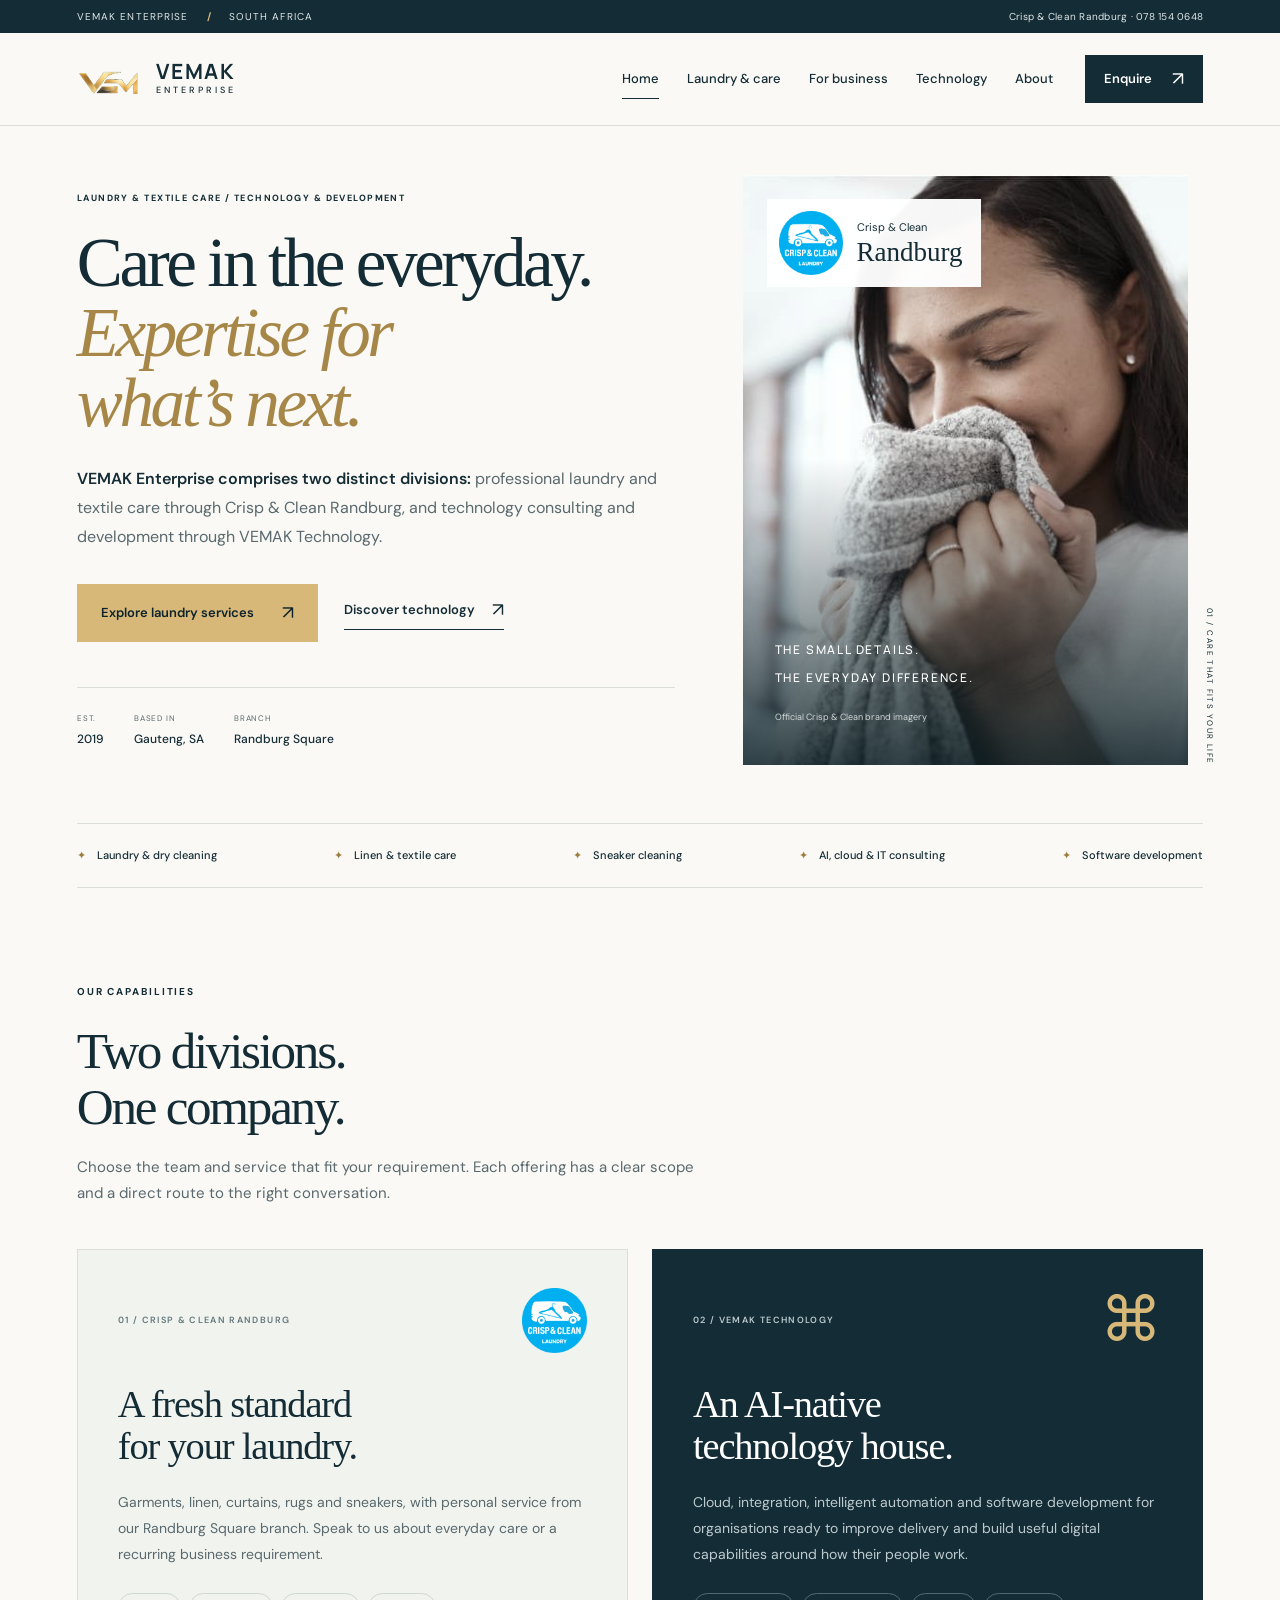
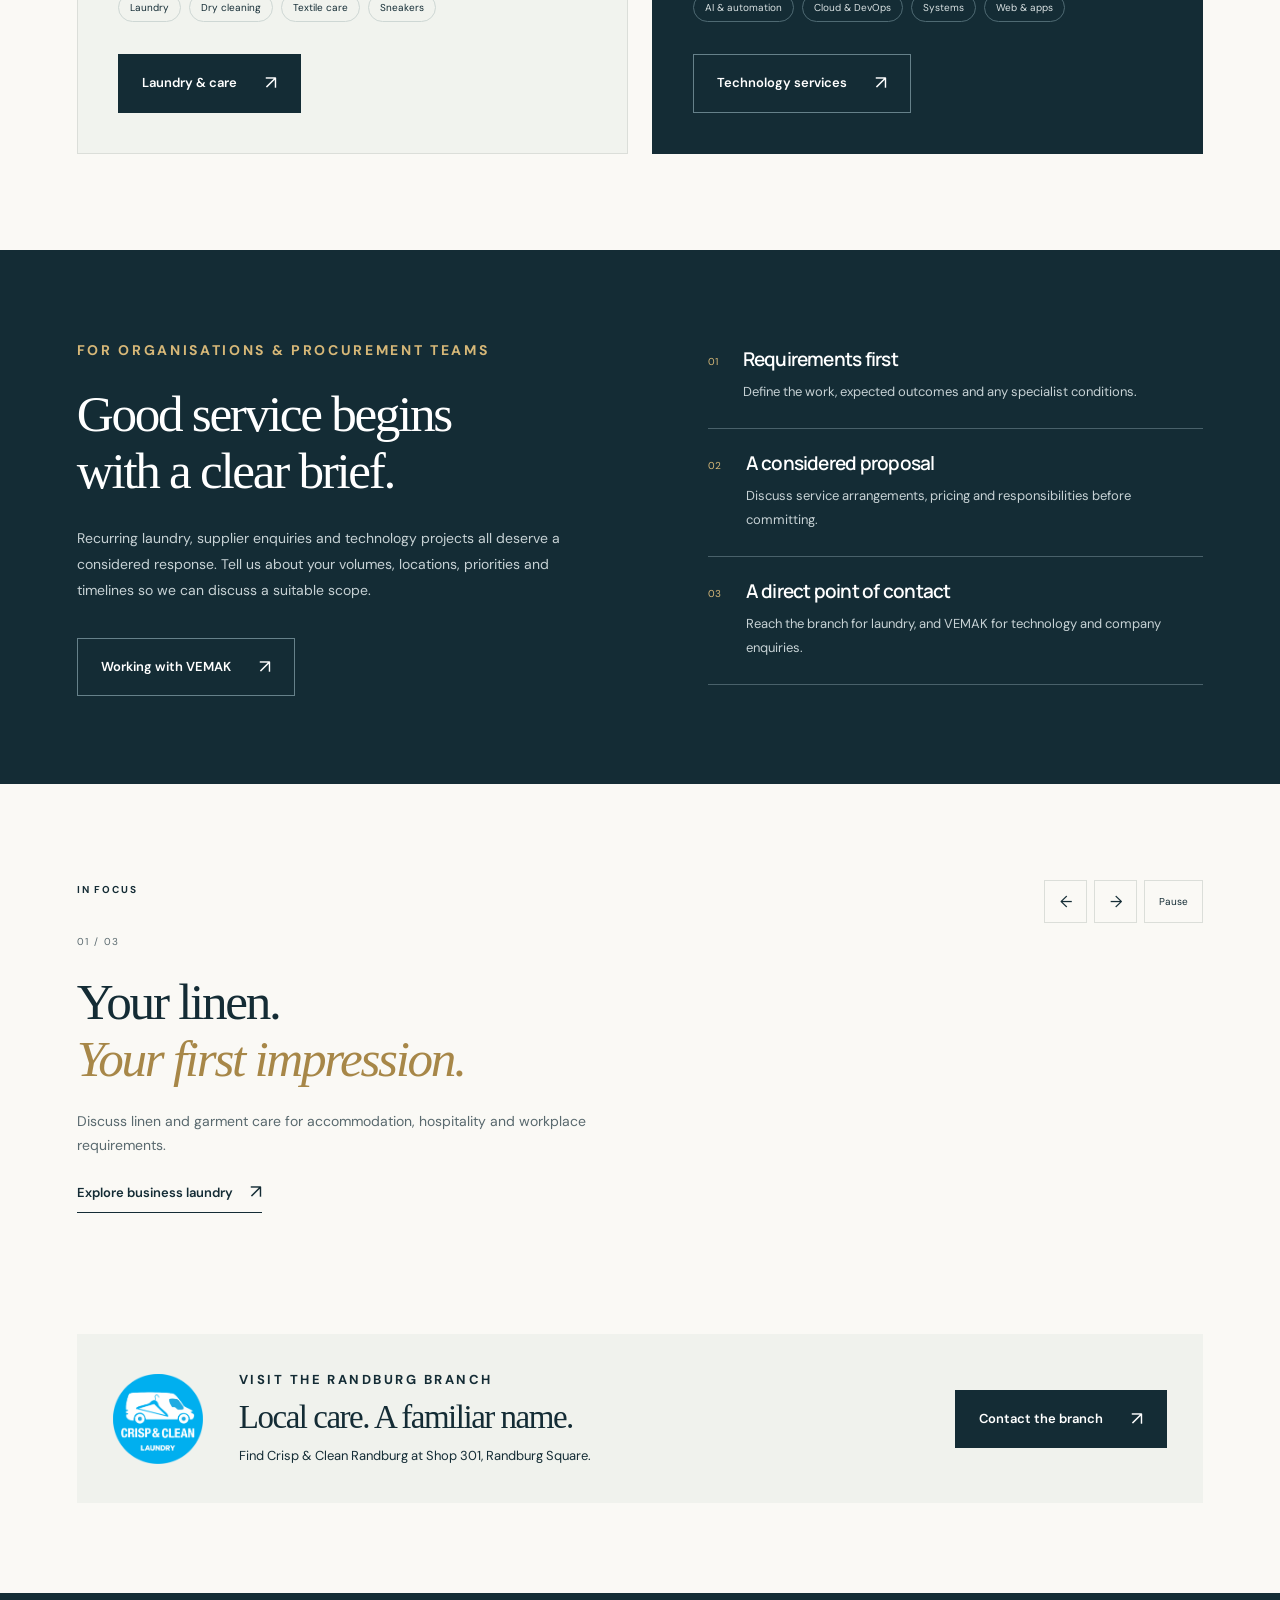
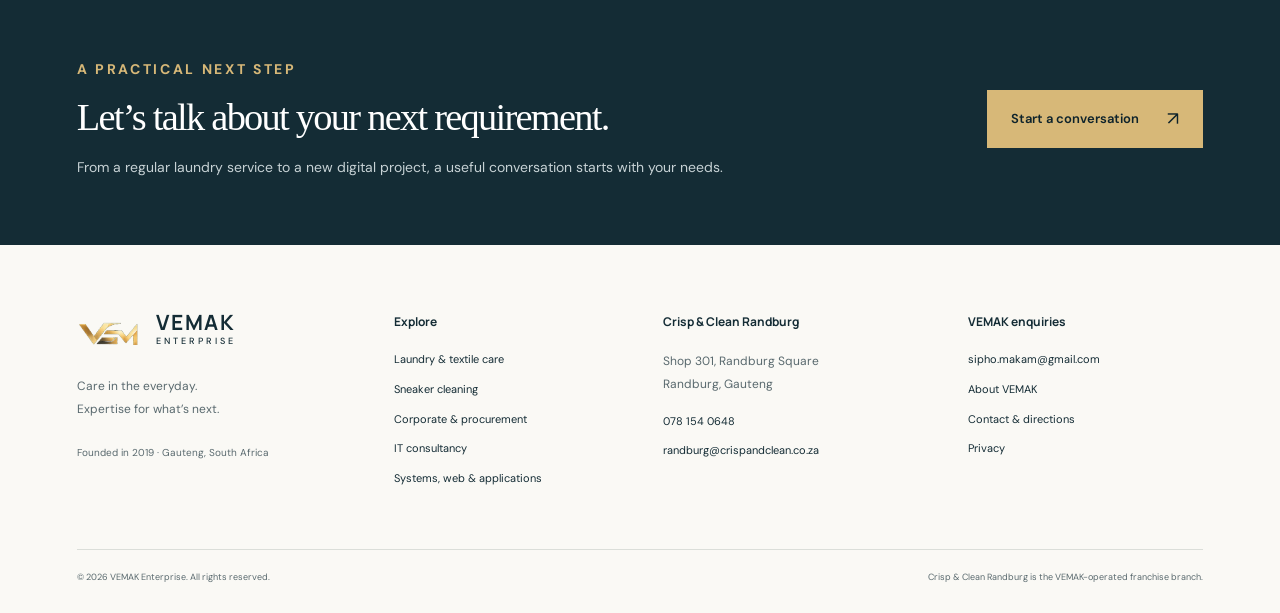
<file: index.html>
<!doctype html>
<html lang="en-ZA"><head><meta charset="utf-8"><meta name="viewport" content="width=device-width, initial-scale=1"><title>Laundry, technology & development | VEMAK Enterprise</title><meta name="description" content="VEMAK Enterprise: Crisp & Clean Randburg laundry and sneaker care, plus IT consulting, systems, web and application development."><meta name="theme-color" content="#142c35"><link rel="canonical" href="https://vemak-enterprise.github.io/"><meta property="og:title" content="Laundry, technology & development | VEMAK Enterprise"><meta property="og:description" content="VEMAK Enterprise: Crisp & Clean Randburg laundry and sneaker care, plus IT consulting, systems, web and application development."><meta property="og:type" content="website"><meta property="og:url" content="https://vemak-enterprise.github.io/"><meta property="og:image" content="https://vemak-enterprise.github.io/vemak-logo.png"><link rel="icon" href="vemak-logo.png"><link rel="stylesheet" href="site-v2.css?v=2"><script src="site.js?v=2" defer></script></head>
<body><a class="skip" href="#main">Skip to content</a><div class="topline"><div class="wrap"><span>VEMAK ENTERPRISE <b> / </b> SOUTH AFRICA</span><a href="tel:+27781540648">Crisp &amp; Clean Randburg · 078 154 0648</a></div></div>
<header class="header"><div class="wrap navigation"><a class="brand" href="index.html" aria-label="VEMAK Enterprise home"><img src="vemak-logo.png" width="68" height="38" alt=""><span>VEMAK<small>ENTERPRISE</small></span></a><button class="menu-toggle" aria-expanded="false" aria-controls="navigation">Menu <span aria-hidden="true">☰</span></button><nav id="navigation" aria-label="Main navigation"><a href="index.html" aria-current="page">Home</a><a href="laundry.html" >Laundry & care</a><a href="business.html" >For business</a><a href="technology.html" >Technology</a><a href="about.html" >About</a><a class="button nav-cta" href="contact.html">Enquire<span aria-hidden="true">↗</span></a></nav></div></header>
<main id="main"><section class="home-hero"><div class="wrap hero-grid"><div class="hero-copy"><p class="eyebrow">Laundry & textile care / Technology & development</p><h1>Care in the everyday.<br><em>Expertise for<br>what’s next.</em></h1><p class="lead"><strong>VEMAK Enterprise comprises two distinct divisions:</strong> professional laundry and textile care through Crisp &amp; Clean Randburg, and technology consulting and development through VEMAK Technology.</p><div class="actions"><a class="button gold" href="laundry.html">Explore laundry services<span aria-hidden="true">↗</span></a><a class="text-link" href="technology.html">Discover technology <span aria-hidden="true">↗</span></a></div><div class="hero-foot"><span>EST. <strong>2019</strong></span><span>BASED IN <strong>Gauteng, SA</strong></span><span>BRANCH <strong>Randburg Square</strong></span></div></div><div class="hero-visual"><img class="hero-photo" src="laundry.jpg" alt="Freshly cleaned fabric, from the Crisp & Clean brand collection" fetchpriority="high" width="531" height="604"><div class="photo-shade"></div><div class="brand-stamp"><img src="crisp-clean-logo.png" alt="Crisp & Clean Laundry" width="76" height="76"><div>Crisp &amp; Clean<strong>Randburg</strong></div></div><div class="photo-caption"><span>THE SMALL DETAILS.<br>THE EVERYDAY DIFFERENCE.</span><small>Official Crisp &amp; Clean brand imagery</small></div><span class="frame-label">01 / CARE THAT FITS YOUR LIFE</span></div></div></section>
<section class="service-strip wrap" aria-label="Our services"><span>Laundry &amp; dry cleaning</span><span>Linen &amp; textile care</span><span>Sneaker cleaning</span><span>AI, cloud &amp; IT consulting</span><span>Software development</span></section>
<section class="section wrap"><div class="section-heading"><p class="eyebrow">Our capabilities</p><h2>Two divisions.<br>One company.</h2><p>Choose the team and service that fit your requirement. Each offering has a clear scope and a direct route to the right conversation.</p></div><div class="division-grid"><article class="division laundry-division reveal"><div class="division-top"><span class="card-number">01 / CRISP &amp; CLEAN RANDBURG</span><img src="crisp-clean-logo.png" alt="Crisp & Clean Laundry" width="65" height="65"></div><h3>A fresh standard<br>for your laundry.</h3><p>Garments, linen, curtains, rugs and sneakers, with personal service from our Randburg Square branch. Speak to us about everyday care or a recurring business requirement.</p><div class="chips"><span>Laundry</span><span>Dry cleaning</span><span>Textile care</span><span>Sneakers</span></div><a class="button " href="laundry.html">Laundry & care<span aria-hidden="true">↗</span></a></article><article class="division tech-division reveal"><div class="division-top"><span class="card-number">02 / VEMAK TECHNOLOGY</span><span class="tech-symbol" aria-hidden="true">⌘</span></div><h3>An AI-native<br>technology house.</h3><p>Cloud, integration, intelligent automation and software development for organisations ready to improve delivery and build useful digital capabilities around how their people work.</p><div class="chips"><span>AI &amp; automation</span><span>Cloud &amp; DevOps</span><span>Systems</span><span>Web &amp; apps</span></div><a class="button outline" href="technology.html">Technology services<span aria-hidden="true">↗</span></a></article></div></section>
<section class="feature-band" id="approach"><div class="wrap feature-grid"><div><p class="eyebrow">For organisations & procurement teams</p><h2>Good service begins<br>with a clear brief.</h2><p>Recurring laundry, supplier enquiries and technology projects all deserve a considered response. Tell us about your volumes, locations, priorities and timelines so we can discuss a suitable scope.</p><a class="button outline" href="business.html">Working with VEMAK<span aria-hidden="true">↗</span></a></div><div class="editorial-list"><div><span>01</span><div><h3>Requirements first</h3><p>Define the work, expected outcomes and any specialist conditions.</p></div></div><div><span>02</span><div><h3>A considered proposal</h3><p>Discuss service arrangements, pricing and responsibilities before committing.</p></div></div><div><span>03</span><div><h3>A direct point of contact</h3><p>Reach the branch for laundry, and VEMAK for technology and company enquiries.</p></div></div></div></div></section>
<section class="section wrap spotlight" aria-roledescription="carousel" aria-label="Service spotlight"><div class="spotlight-head"><p class="eyebrow">In focus</p><div class="slider-controls"><button data-prev aria-label="Previous service">←</button><button data-next aria-label="Next service">→</button><button data-pause aria-label="Pause slideshow">Pause</button></div></div><div class="slides"><article class="slide active"><span class="slide-number">01 / 03</span><h2>Your linen.<br><em>Your first impression.</em></h2><p>Discuss linen and garment care for accommodation, hospitality and workplace requirements.</p><a class="text-link" href="business.html">Explore business laundry <span aria-hidden="true">↗</span></a></article><article class="slide" hidden><span class="slide-number">02 / 03</span><h2>A fresh start<br><em>for your favourite pair.</em></h2><p>Sneaker cleaning at Crisp &amp; Clean Randburg. Bring in your pair and discuss the right care for its materials and condition.</p><a class="text-link" href="sneaker-care.html">Discover sneaker care <span aria-hidden="true">↗</span></a></article><article class="slide" hidden><span class="slide-number">03 / 03</span><h2>Turn a business need<br><em>into a working solution.</em></h2><p>Websites, business systems and applications, connected to the cloud and the way you work.</p><a class="text-link" href="development.html">Explore development <span aria-hidden="true">↗</span></a></article></div></section>
<section class="branch-band wrap"><img src="crisp-clean-logo.png" alt="Crisp & Clean Laundry" width="110" height="110"><div><p class="eyebrow">Visit the Randburg branch</p><h2>Local care. A familiar name.</h2><p>Find Crisp &amp; Clean Randburg at Shop 301, Randburg Square.</p></div><a class="button " href="contact.html#laundry">Contact the branch<span aria-hidden="true">↗</span></a></section><section class="cta"><div><p class="eyebrow">A practical next step</p><h2>Let’s talk about your next requirement.</h2><p>From a regular laundry service to a new digital project, a useful conversation starts with your needs.</p></div><a class="button gold" href="contact.html">Start a conversation<span aria-hidden="true">↗</span></a></section></main><footer class="footer wrap"><div class="footer-grid"><div><a class="brand" href="index.html"><img src="vemak-logo.png" width="68" height="38" alt="VEMAK logo"><span>VEMAK<small>ENTERPRISE</small></span></a><p>Care in the everyday.<br>Expertise for what’s next.</p><span class="tiny">Founded in 2019 · Gauteng, South Africa</span></div><div><h3>Explore</h3><a href="laundry.html">Laundry &amp; textile care</a><a href="sneaker-care.html">Sneaker cleaning</a><a href="business.html">Corporate &amp; procurement</a><a href="technology.html">IT consultancy</a><a href="development.html">Systems, web &amp; applications</a></div><div><h3>Crisp &amp; Clean Randburg</h3><p>Shop 301, Randburg Square<br>Randburg, Gauteng</p><a href="tel:+27781540648">078 154 0648</a><a href="mailto:randburg@crispandclean.co.za">randburg@crispandclean.co.za</a></div><div><h3>VEMAK enquiries</h3><a href="mailto:sipho.makam@gmail.com">sipho.makam@gmail.com</a><a href="about.html">About VEMAK</a><a href="contact.html">Contact &amp; directions</a><a href="privacy.html">Privacy</a></div></div><div class="footer-bottom"><span>© 2026 VEMAK Enterprise. All rights reserved.</span><span>Crisp &amp; Clean Randburg is the VEMAK-operated franchise branch.</span></div></footer></body></html>
</file>
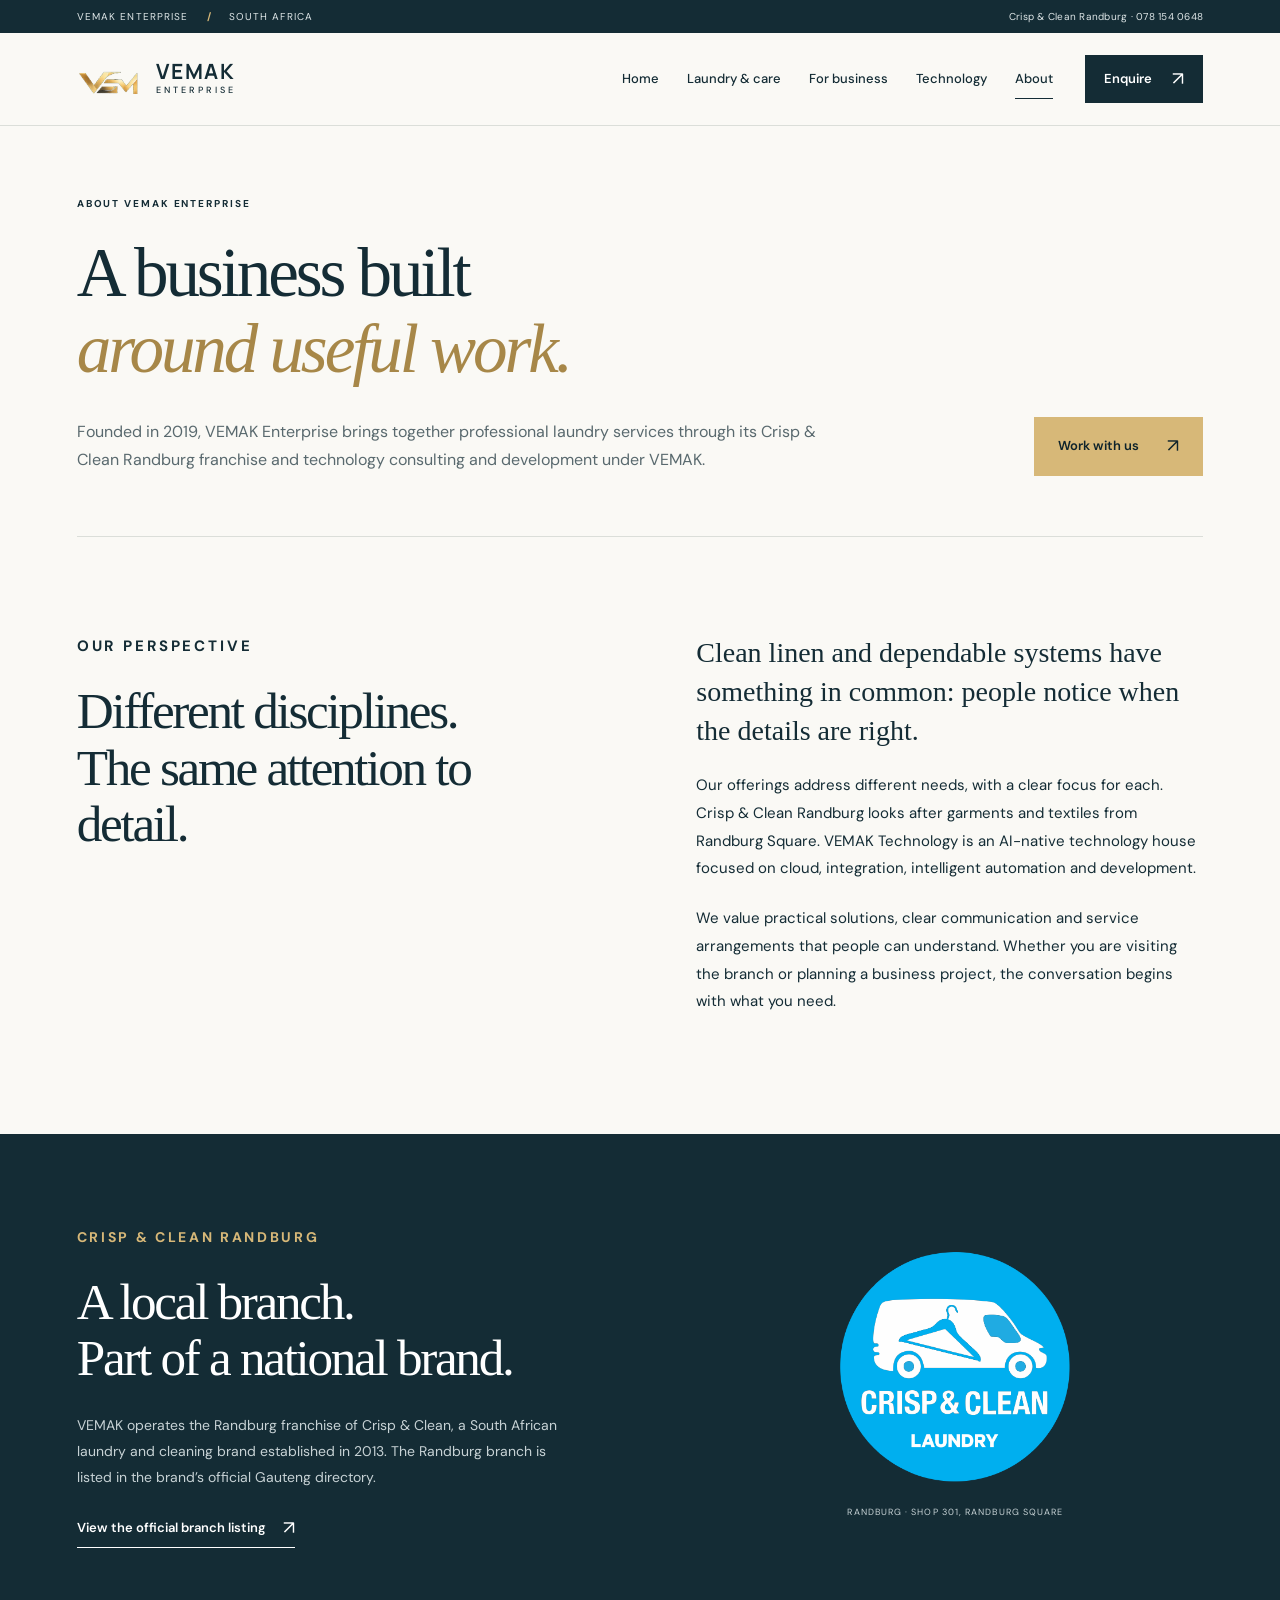
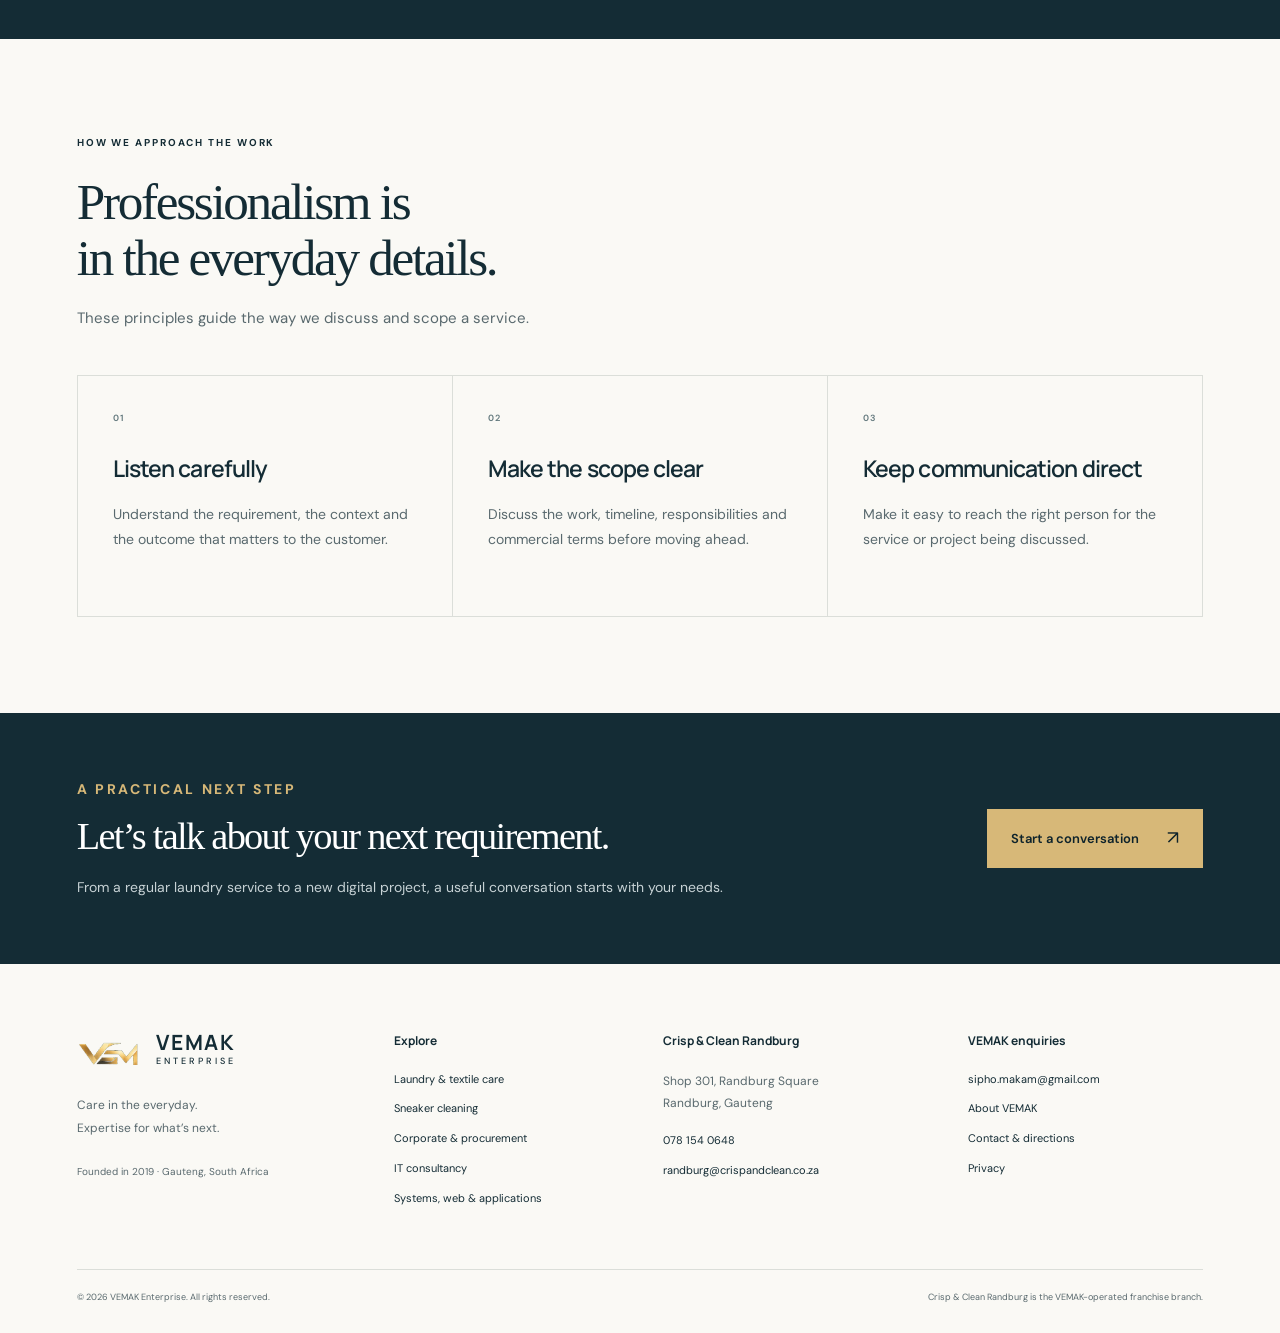
<file: about.html>
<!doctype html>
<html lang="en-ZA"><head><meta charset="utf-8"><meta name="viewport" content="width=device-width, initial-scale=1"><title>About VEMAK Enterprise | VEMAK Enterprise</title><meta name="description" content="Founded in 2019, VEMAK operates Crisp & Clean Randburg and offers technology consulting and software development."><meta name="theme-color" content="#142c35"><link rel="canonical" href="https://vemak-enterprise.github.io/about.html"><meta property="og:title" content="About VEMAK Enterprise | VEMAK Enterprise"><meta property="og:description" content="Founded in 2019, VEMAK operates Crisp & Clean Randburg and offers technology consulting and software development."><meta property="og:type" content="website"><meta property="og:url" content="https://vemak-enterprise.github.io/about.html"><meta property="og:image" content="https://vemak-enterprise.github.io/vemak-logo.png"><link rel="icon" href="vemak-logo.png"><link rel="stylesheet" href="site-v2.css?v=2"><script src="site.js?v=2" defer></script></head>
<body><a class="skip" href="#main">Skip to content</a><div class="topline"><div class="wrap"><span>VEMAK ENTERPRISE <b> / </b> SOUTH AFRICA</span><a href="tel:+27781540648">Crisp &amp; Clean Randburg · 078 154 0648</a></div></div>
<header class="header"><div class="wrap navigation"><a class="brand" href="index.html" aria-label="VEMAK Enterprise home"><img src="vemak-logo.png" width="68" height="38" alt=""><span>VEMAK<small>ENTERPRISE</small></span></a><button class="menu-toggle" aria-expanded="false" aria-controls="navigation">Menu <span aria-hidden="true">☰</span></button><nav id="navigation" aria-label="Main navigation"><a href="index.html" >Home</a><a href="laundry.html" >Laundry & care</a><a href="business.html" >For business</a><a href="technology.html" >Technology</a><a href="about.html" aria-current="page">About</a><a class="button nav-cta" href="contact.html">Enquire<span aria-hidden="true">↗</span></a></nav></div></header>
<main id="main"><section class="page-hero wrap"><p class="eyebrow">About VEMAK Enterprise</p><h1>A business built<br><em>around useful work.</em></h1><div class="hero-bottom"><p class="lead">Founded in 2019, VEMAK Enterprise brings together professional laundry services through its Crisp & Clean Randburg franchise and technology consulting and development under VEMAK.</p><a class="button gold" href="contact.html">Work with us<span aria-hidden="true">↗</span></a></div></section><section class="section wrap"><div class="two-col"><div><p class="eyebrow">Our perspective</p><h2>Different disciplines.<br>The same attention to detail.</h2></div><div><p class="large-copy">Clean linen and dependable systems have something in common: people notice when the details are right.</p><p>Our offerings address different needs, with a clear focus for each. Crisp &amp; Clean Randburg looks after garments and textiles from Randburg Square. VEMAK Technology is an AI-native technology house focused on cloud, integration, intelligent automation and development.</p><p>We value practical solutions, clear communication and service arrangements that people can understand. Whether you are visiting the branch or planning a business project, the conversation begins with what you need.</p></div></div></section><section class="feature-band" id="approach"><div class="wrap feature-grid"><div><p class="eyebrow">Crisp & Clean Randburg</p><h2>A local branch.<br>Part of a national brand.</h2><p>VEMAK operates the Randburg franchise of Crisp &amp; Clean, a South African laundry and cleaning brand established in 2013. The Randburg branch is listed in the brand’s official Gauteng directory.</p><a class="text-link" href="https://www.crispandclean.co.za/find-a-branch/gauteng/">View the official branch listing <span aria-hidden="true">↗</span></a></div><div class="large-logo"><img src="crisp-clean-logo.png" alt="Crisp & Clean Laundry" width="230" height="230"><p>RANDBURG · SHOP 301, RANDBURG SQUARE</p></div></div></section><section class="section wrap"><div class="section-heading"><p class="eyebrow">How we approach the work</p><h2>Professionalism is<br>in the everyday details.</h2><p>These principles guide the way we discuss and scope a service.</p></div><div class="card-grid"><article class="service-card reveal"><span class="card-number">01</span><h3>Listen carefully</h3><p>Understand the requirement, the context and the outcome that matters to the customer.</p></article><article class="service-card reveal"><span class="card-number">02</span><h3>Make the scope clear</h3><p>Discuss the work, timeline, responsibilities and commercial terms before moving ahead.</p></article><article class="service-card reveal"><span class="card-number">03</span><h3>Keep communication direct</h3><p>Make it easy to reach the right person for the service or project being discussed.</p></article></div></section><section class="cta"><div><p class="eyebrow">A practical next step</p><h2>Let’s talk about your next requirement.</h2><p>From a regular laundry service to a new digital project, a useful conversation starts with your needs.</p></div><a class="button gold" href="contact.html">Start a conversation<span aria-hidden="true">↗</span></a></section></main><footer class="footer wrap"><div class="footer-grid"><div><a class="brand" href="index.html"><img src="vemak-logo.png" width="68" height="38" alt="VEMAK logo"><span>VEMAK<small>ENTERPRISE</small></span></a><p>Care in the everyday.<br>Expertise for what’s next.</p><span class="tiny">Founded in 2019 · Gauteng, South Africa</span></div><div><h3>Explore</h3><a href="laundry.html">Laundry &amp; textile care</a><a href="sneaker-care.html">Sneaker cleaning</a><a href="business.html">Corporate &amp; procurement</a><a href="technology.html">IT consultancy</a><a href="development.html">Systems, web &amp; applications</a></div><div><h3>Crisp &amp; Clean Randburg</h3><p>Shop 301, Randburg Square<br>Randburg, Gauteng</p><a href="tel:+27781540648">078 154 0648</a><a href="mailto:randburg@crispandclean.co.za">randburg@crispandclean.co.za</a></div><div><h3>VEMAK enquiries</h3><a href="mailto:sipho.makam@gmail.com">sipho.makam@gmail.com</a><a href="about.html">About VEMAK</a><a href="contact.html">Contact &amp; directions</a><a href="privacy.html">Privacy</a></div></div><div class="footer-bottom"><span>© 2026 VEMAK Enterprise. All rights reserved.</span><span>Crisp &amp; Clean Randburg is the VEMAK-operated franchise branch.</span></div></footer></body></html>
</file>
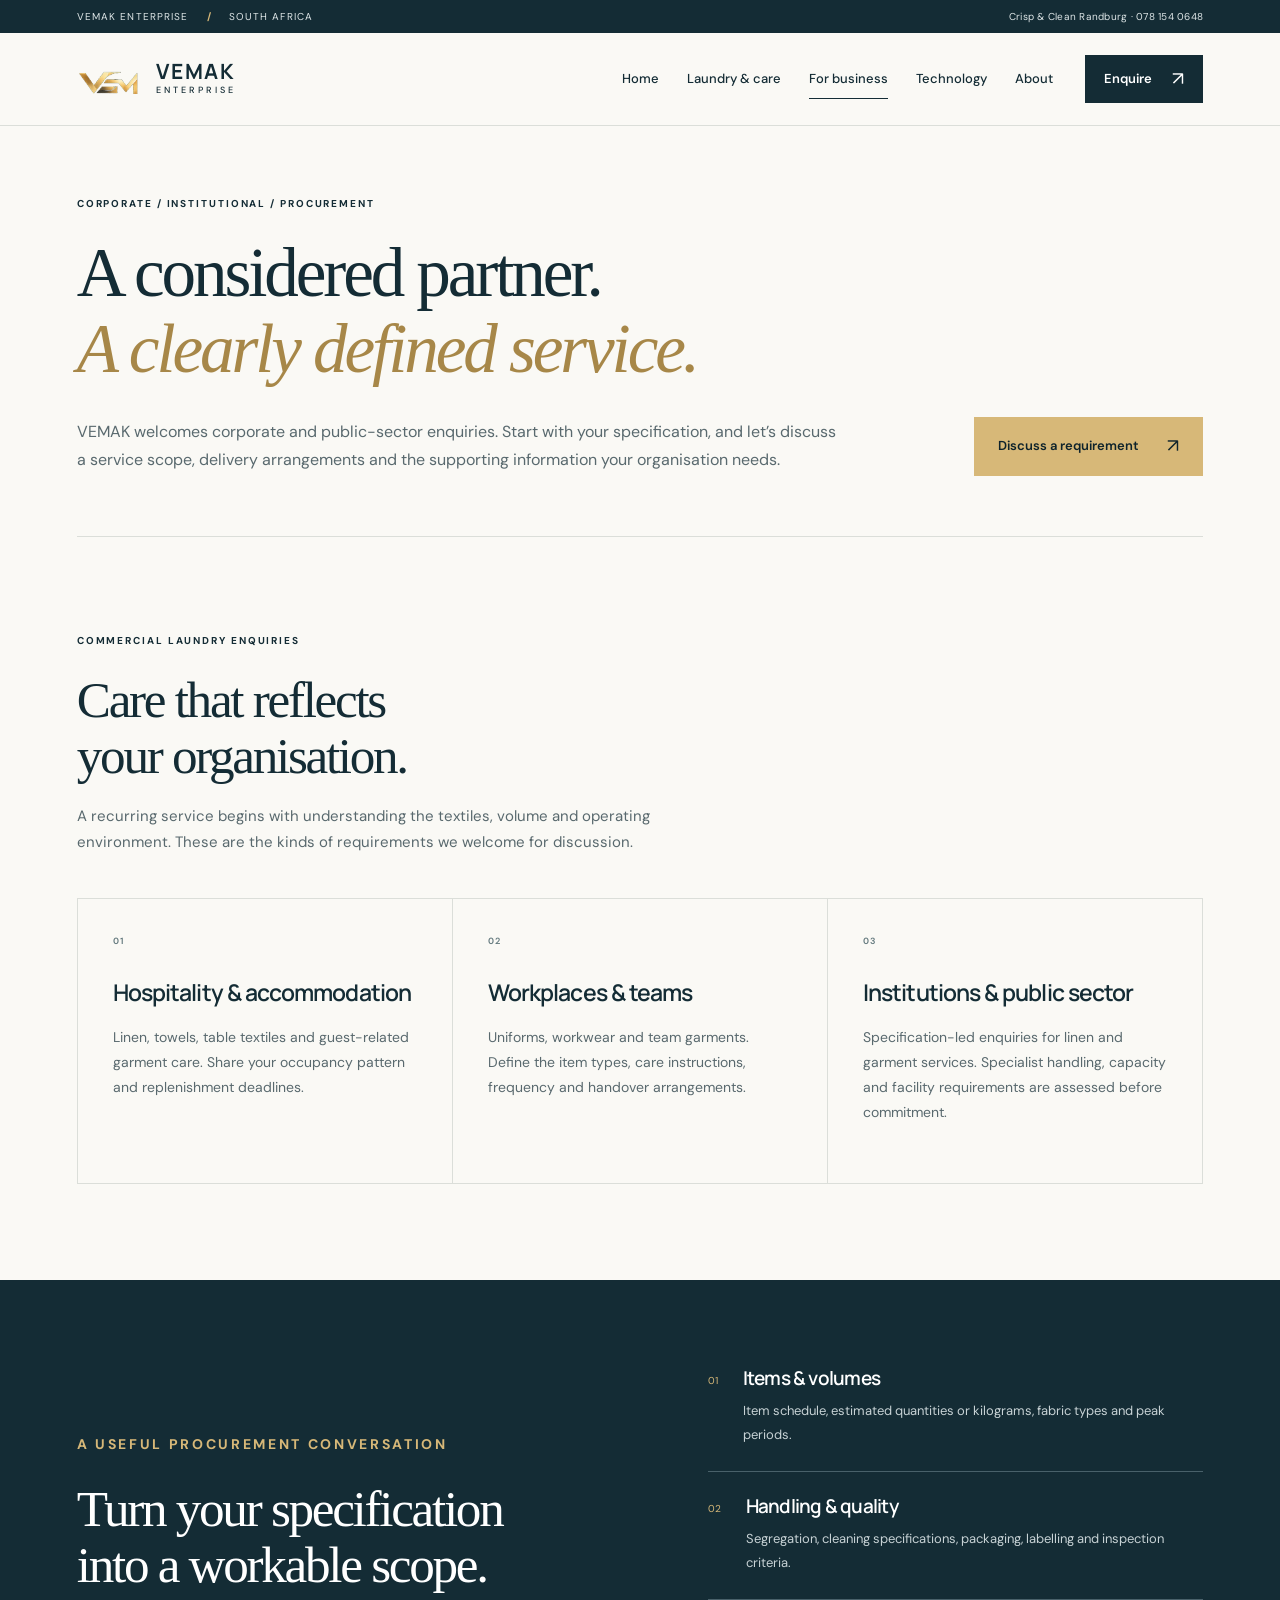
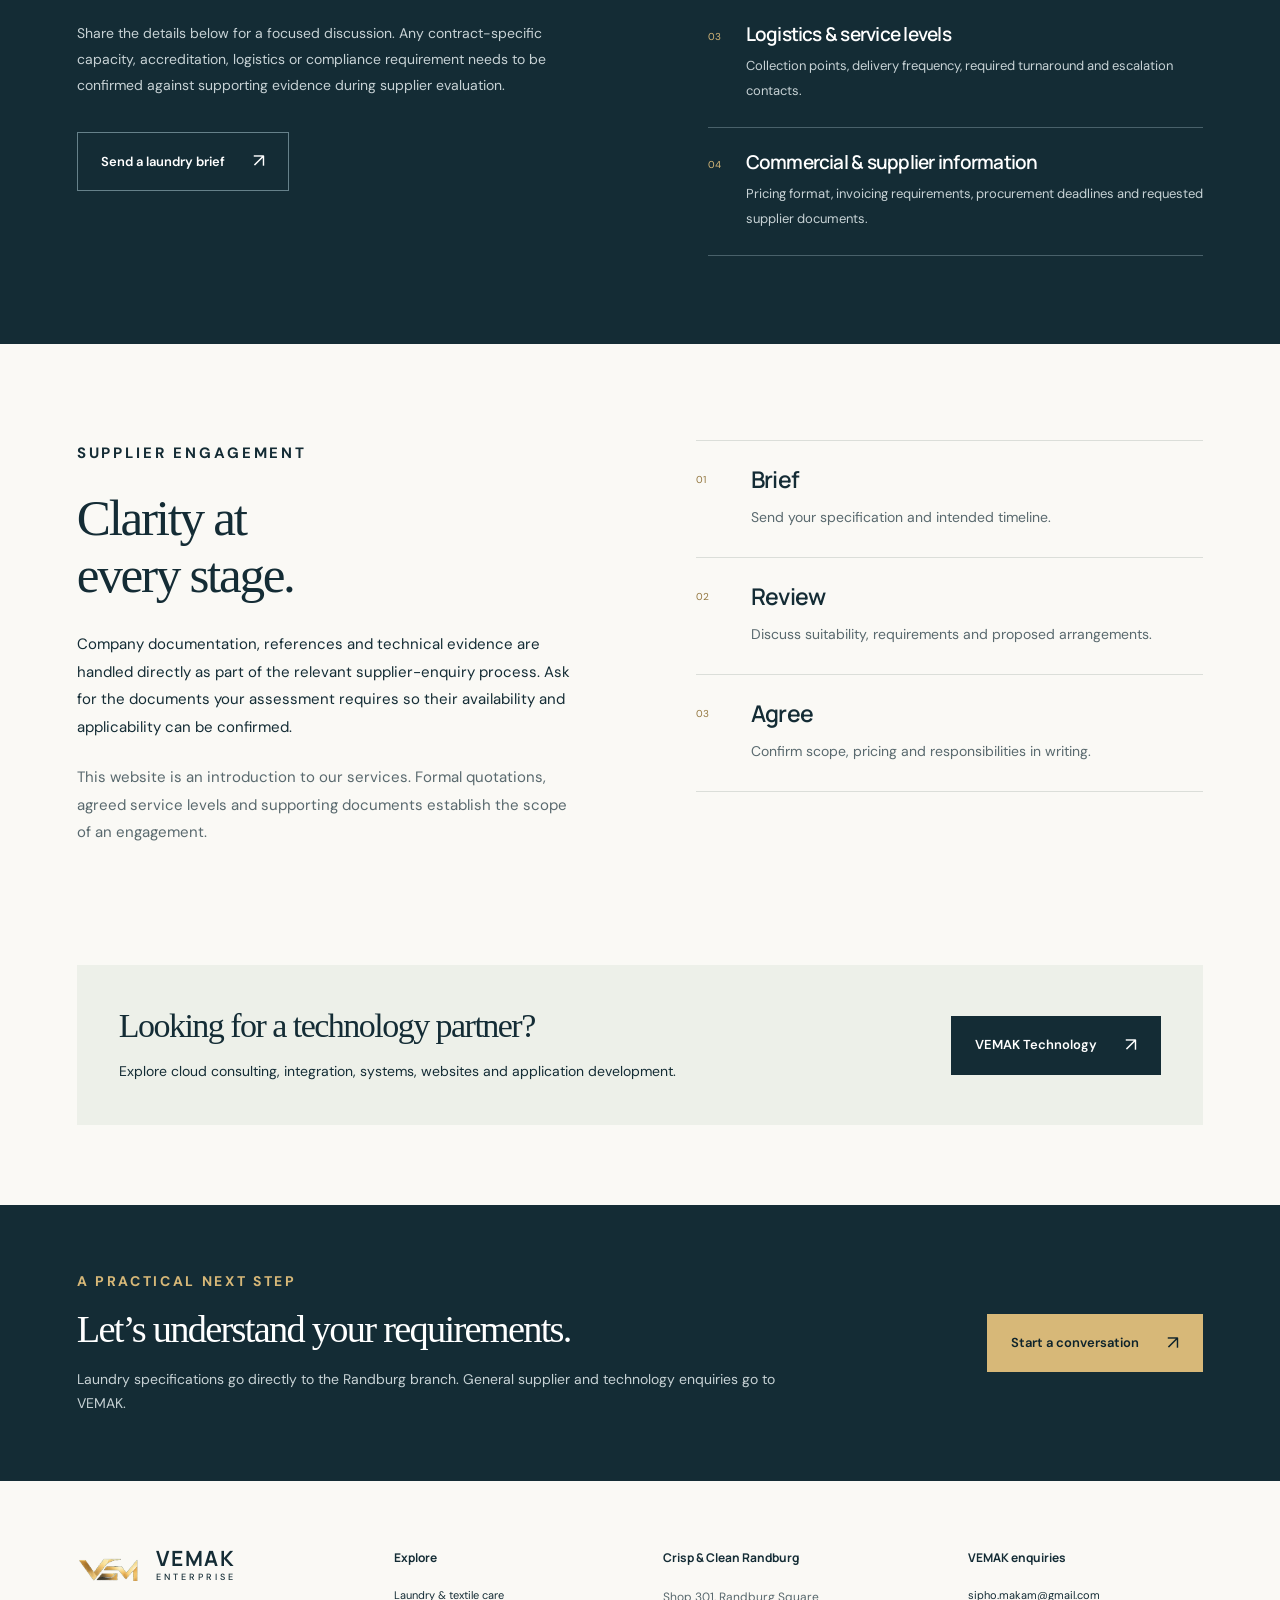
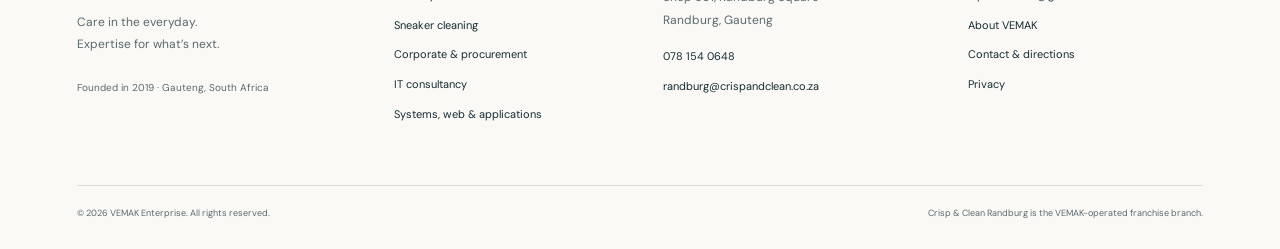
<file: business.html>
<!doctype html>
<html lang="en-ZA"><head><meta charset="utf-8"><meta name="viewport" content="width=device-width, initial-scale=1"><title>Corporate & procurement enquiries | VEMAK Enterprise</title><meta name="description" content="Discuss commercial laundry, recurring textile care, institutional requirements and supplier enquiries with VEMAK Enterprise."><meta name="theme-color" content="#142c35"><link rel="canonical" href="https://vemak-enterprise.github.io/business.html"><meta property="og:title" content="Corporate & procurement enquiries | VEMAK Enterprise"><meta property="og:description" content="Discuss commercial laundry, recurring textile care, institutional requirements and supplier enquiries with VEMAK Enterprise."><meta property="og:type" content="website"><meta property="og:url" content="https://vemak-enterprise.github.io/business.html"><meta property="og:image" content="https://vemak-enterprise.github.io/vemak-logo.png"><link rel="icon" href="vemak-logo.png"><link rel="stylesheet" href="site-v2.css?v=2"><script src="site.js?v=2" defer></script></head>
<body><a class="skip" href="#main">Skip to content</a><div class="topline"><div class="wrap"><span>VEMAK ENTERPRISE <b> / </b> SOUTH AFRICA</span><a href="tel:+27781540648">Crisp &amp; Clean Randburg · 078 154 0648</a></div></div>
<header class="header"><div class="wrap navigation"><a class="brand" href="index.html" aria-label="VEMAK Enterprise home"><img src="vemak-logo.png" width="68" height="38" alt=""><span>VEMAK<small>ENTERPRISE</small></span></a><button class="menu-toggle" aria-expanded="false" aria-controls="navigation">Menu <span aria-hidden="true">☰</span></button><nav id="navigation" aria-label="Main navigation"><a href="index.html" >Home</a><a href="laundry.html" >Laundry & care</a><a href="business.html" aria-current="page">For business</a><a href="technology.html" >Technology</a><a href="about.html" >About</a><a class="button nav-cta" href="contact.html">Enquire<span aria-hidden="true">↗</span></a></nav></div></header>
<main id="main"><section class="page-hero wrap"><p class="eyebrow">Corporate / Institutional / Procurement</p><h1>A considered partner.<br><em>A clearly defined service.</em></h1><div class="hero-bottom"><p class="lead">VEMAK welcomes corporate and public-sector enquiries. Start with your specification, and let’s discuss a service scope, delivery arrangements and the supporting information your organisation needs.</p><a class="button gold" href="contact.html?service=procurement">Discuss a requirement<span aria-hidden="true">↗</span></a></div></section><section class="section wrap"><div class="section-heading"><p class="eyebrow">Commercial laundry enquiries</p><h2>Care that reflects<br>your organisation.</h2><p>A recurring service begins with understanding the textiles, volume and operating environment. These are the kinds of requirements we welcome for discussion.</p></div><div class="card-grid"><article class="service-card reveal"><span class="card-number">01</span><h3>Hospitality & accommodation</h3><p>Linen, towels, table textiles and guest-related garment care. Share your occupancy pattern and replenishment deadlines.</p></article><article class="service-card reveal"><span class="card-number">02</span><h3>Workplaces & teams</h3><p>Uniforms, workwear and team garments. Define the item types, care instructions, frequency and handover arrangements.</p></article><article class="service-card reveal"><span class="card-number">03</span><h3>Institutions & public sector</h3><p>Specification-led enquiries for linen and garment services. Specialist handling, capacity and facility requirements are assessed before commitment.</p></article></div></section><section class="feature-band" id="approach"><div class="wrap feature-grid"><div><p class="eyebrow">A useful procurement conversation</p><h2>Turn your specification<br>into a workable scope.</h2><p>Share the details below for a focused discussion. Any contract-specific capacity, accreditation, logistics or compliance requirement needs to be confirmed against supporting evidence during supplier evaluation.</p><a class="button outline" href="mailto:randburg@crispandclean.co.za?subject=Corporate%20laundry%20enquiry">Send a laundry brief<span aria-hidden="true">↗</span></a></div><div class="editorial-list"><div><span>01</span><div><h3>Items & volumes</h3><p>Item schedule, estimated quantities or kilograms, fabric types and peak periods.</p></div></div><div><span>02</span><div><h3>Handling & quality</h3><p>Segregation, cleaning specifications, packaging, labelling and inspection criteria.</p></div></div><div><span>03</span><div><h3>Logistics & service levels</h3><p>Collection points, delivery frequency, required turnaround and escalation contacts.</p></div></div><div><span>04</span><div><h3>Commercial & supplier information</h3><p>Pricing format, invoicing requirements, procurement deadlines and requested supplier documents.</p></div></div></div></div></section><section class="section wrap"><div class="two-col"><div><p class="eyebrow">Supplier engagement</p><h2>Clarity at<br>every stage.</h2><p>Company documentation, references and technical evidence are handled directly as part of the relevant supplier-enquiry process. Ask for the documents your assessment requires so their availability and applicability can be confirmed.</p><p class="muted">This website is an introduction to our services. Formal quotations, agreed service levels and supporting documents establish the scope of an engagement.</p></div><div class="process"><article><span>01</span><h3>Brief</h3><p>Send your specification and intended timeline.</p></article><article><span>02</span><h3>Review</h3><p>Discuss suitability, requirements and proposed arrangements.</p></article><article><span>03</span><h3>Agree</h3><p>Confirm scope, pricing and responsibilities in writing.</p></article></div></div></section><section class="wrap callout"><div><h2>Looking for a technology partner?</h2><p>Explore cloud consulting, integration, systems, websites and application development.</p></div><a class="button " href="technology.html">VEMAK Technology<span aria-hidden="true">↗</span></a></section><section class="cta"><div><p class="eyebrow">A practical next step</p><h2>Let’s understand your requirements.</h2><p>Laundry specifications go directly to the Randburg branch. General supplier and technology enquiries go to VEMAK.</p></div><a class="button gold" href="contact.html">Start a conversation<span aria-hidden="true">↗</span></a></section></main><footer class="footer wrap"><div class="footer-grid"><div><a class="brand" href="index.html"><img src="vemak-logo.png" width="68" height="38" alt="VEMAK logo"><span>VEMAK<small>ENTERPRISE</small></span></a><p>Care in the everyday.<br>Expertise for what’s next.</p><span class="tiny">Founded in 2019 · Gauteng, South Africa</span></div><div><h3>Explore</h3><a href="laundry.html">Laundry &amp; textile care</a><a href="sneaker-care.html">Sneaker cleaning</a><a href="business.html">Corporate &amp; procurement</a><a href="technology.html">IT consultancy</a><a href="development.html">Systems, web &amp; applications</a></div><div><h3>Crisp &amp; Clean Randburg</h3><p>Shop 301, Randburg Square<br>Randburg, Gauteng</p><a href="tel:+27781540648">078 154 0648</a><a href="mailto:randburg@crispandclean.co.za">randburg@crispandclean.co.za</a></div><div><h3>VEMAK enquiries</h3><a href="mailto:sipho.makam@gmail.com">sipho.makam@gmail.com</a><a href="about.html">About VEMAK</a><a href="contact.html">Contact &amp; directions</a><a href="privacy.html">Privacy</a></div></div><div class="footer-bottom"><span>© 2026 VEMAK Enterprise. All rights reserved.</span><span>Crisp &amp; Clean Randburg is the VEMAK-operated franchise branch.</span></div></footer></body></html>
</file>
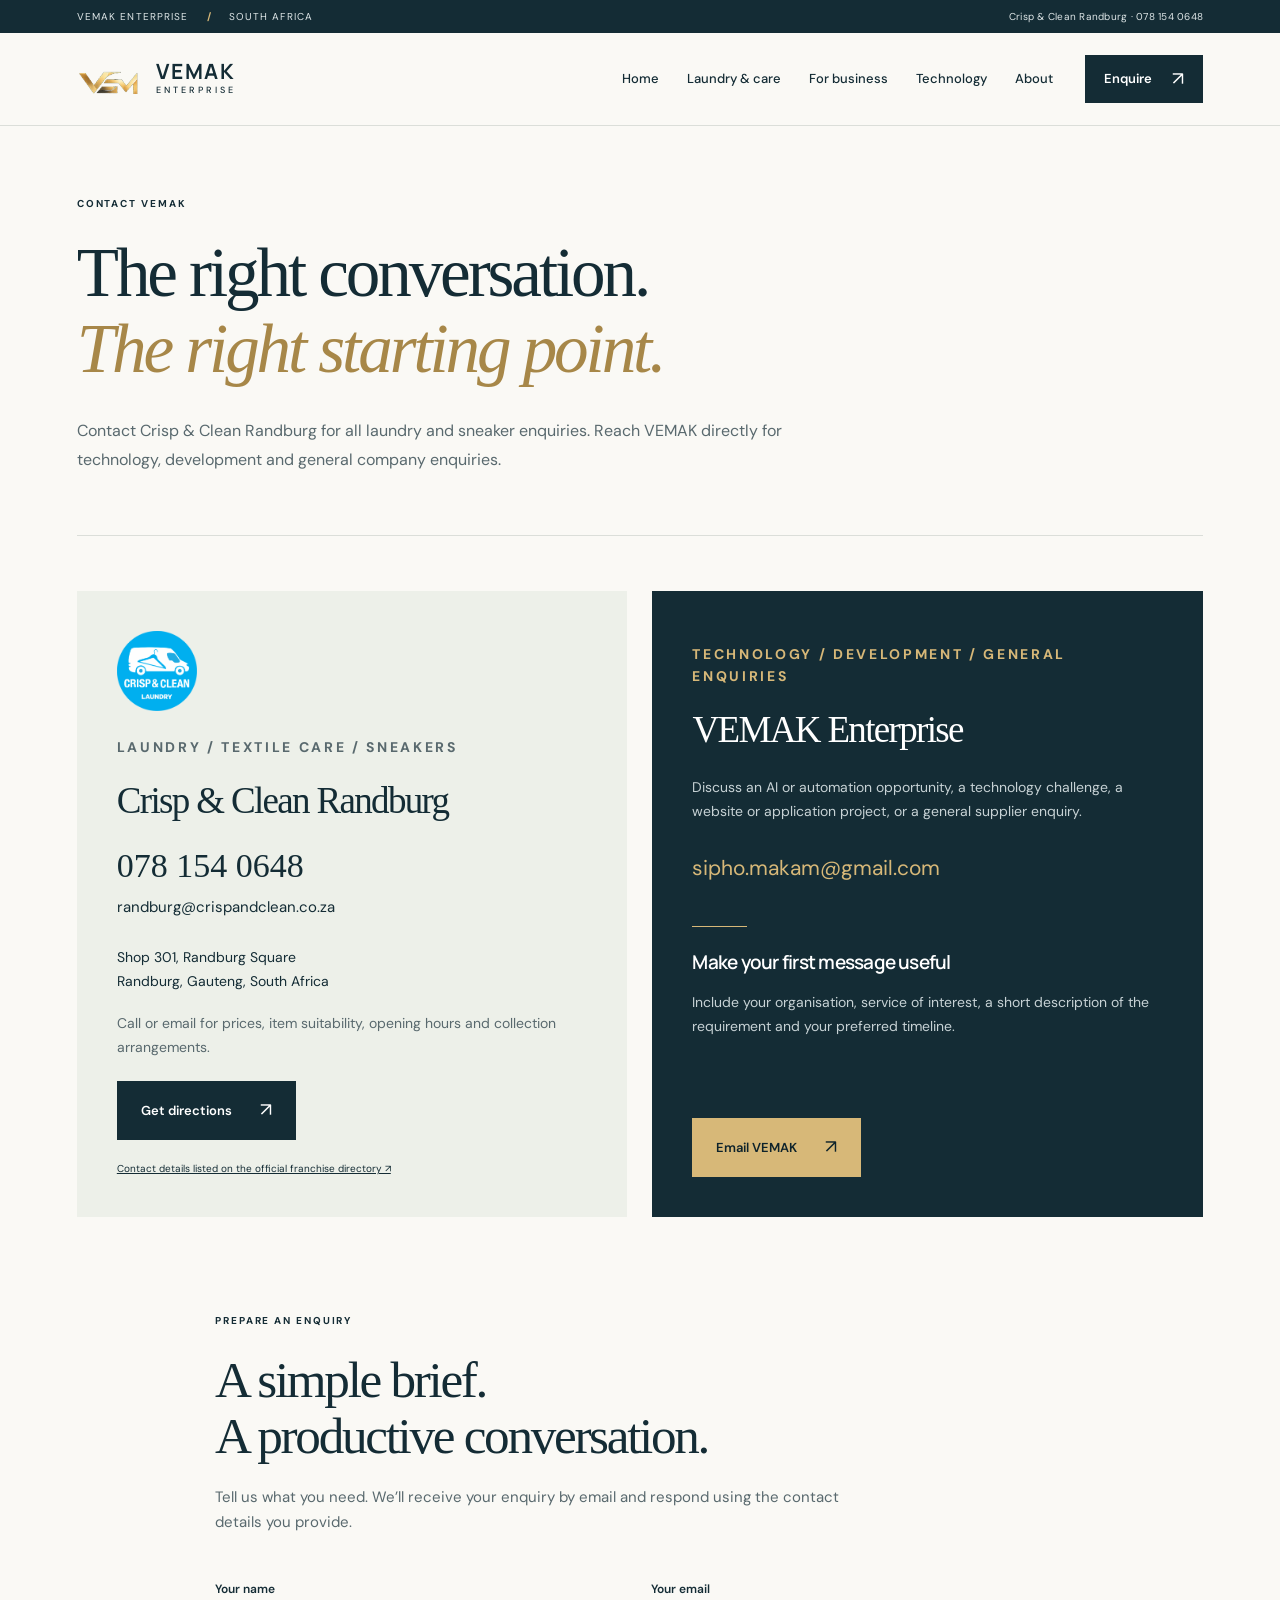
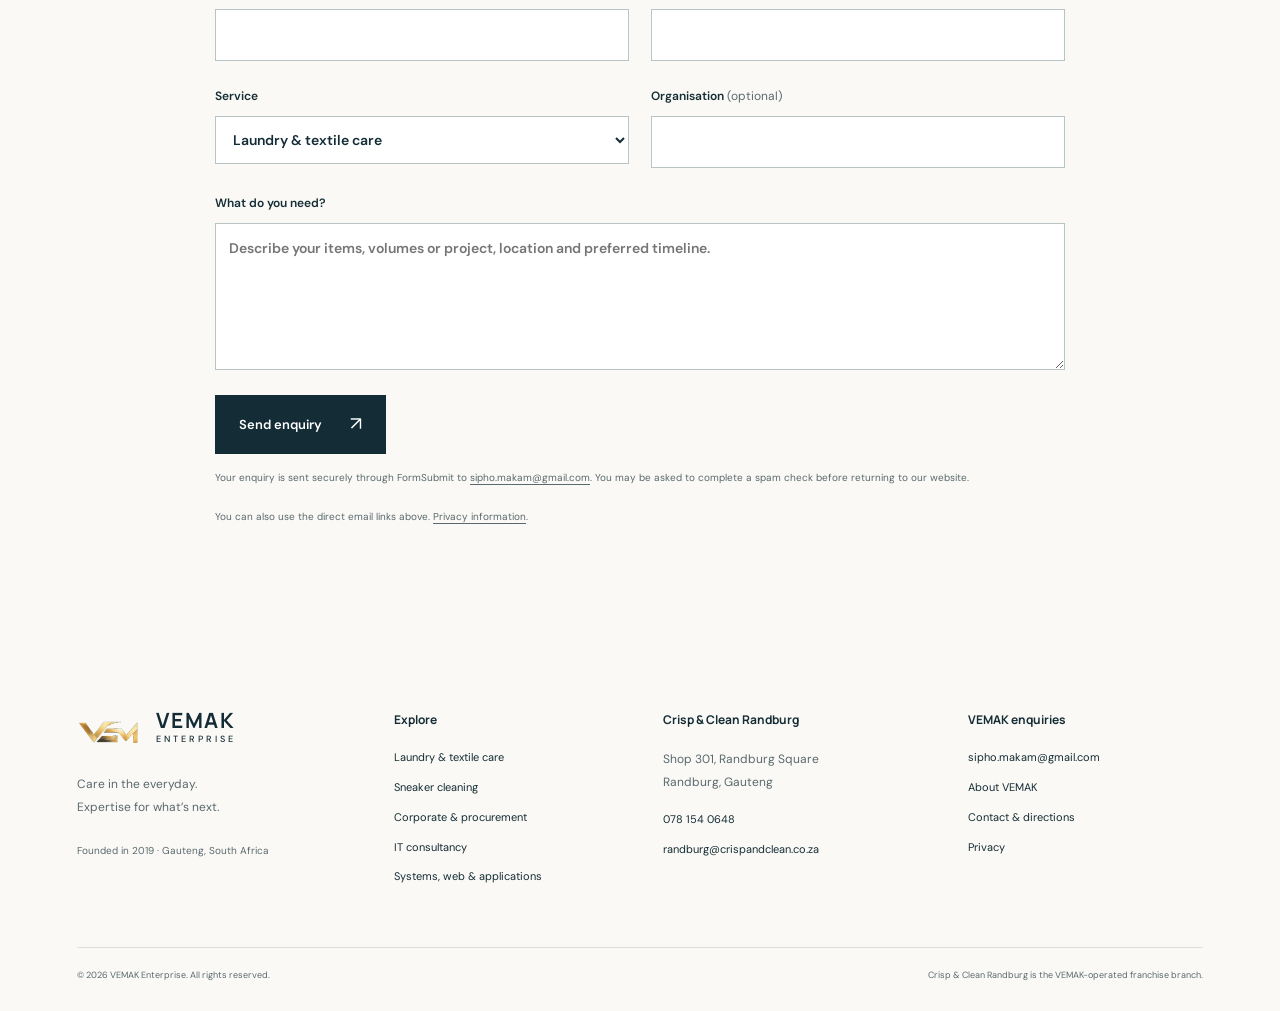
<file: contact.html>
<!doctype html>
<html lang="en-ZA"><head><meta charset="utf-8"><meta name="viewport" content="width=device-width, initial-scale=1"><title>Contact & enquiries | VEMAK Enterprise</title><meta name="description" content="Crisp & Clean Randburg: 078 154 0648, randburg@crispandclean.co.za. Technology and general enquiries: sipho.makam@gmail.com."><meta name="theme-color" content="#142c35"><link rel="canonical" href="https://vemak-enterprise.github.io/contact.html"><meta property="og:title" content="Contact & enquiries | VEMAK Enterprise"><meta property="og:description" content="Crisp & Clean Randburg: 078 154 0648, randburg@crispandclean.co.za. Technology and general enquiries: sipho.makam@gmail.com."><meta property="og:type" content="website"><meta property="og:url" content="https://vemak-enterprise.github.io/contact.html"><meta property="og:image" content="https://vemak-enterprise.github.io/vemak-logo.png"><link rel="icon" href="vemak-logo.png"><link rel="stylesheet" href="site-v2.css?v=2"><script src="site.js?v=20260914-formsubmit" defer></script></head>
<body><a class="skip" href="#main">Skip to content</a><div class="topline"><div class="wrap"><span>VEMAK ENTERPRISE <b> / </b> SOUTH AFRICA</span><a href="tel:+27781540648">Crisp &amp; Clean Randburg · 078 154 0648</a></div></div>
<header class="header"><div class="wrap navigation"><a class="brand" href="index.html" aria-label="VEMAK Enterprise home"><img src="vemak-logo.png" width="68" height="38" alt=""><span>VEMAK<small>ENTERPRISE</small></span></a><button class="menu-toggle" aria-expanded="false" aria-controls="navigation">Menu <span aria-hidden="true">☰</span></button><nav id="navigation" aria-label="Main navigation"><a href="index.html" >Home</a><a href="laundry.html" >Laundry & care</a><a href="business.html" >For business</a><a href="technology.html" >Technology</a><a href="about.html" >About</a><a class="button nav-cta" href="contact.html">Enquire<span aria-hidden="true">↗</span></a></nav></div></header>
<main id="main"><section class="page-hero wrap"><p class="eyebrow">Contact VEMAK</p><h1>The right conversation.<br><em>The right starting point.</em></h1><div class="hero-bottom"><p class="lead">Contact Crisp & Clean Randburg for all laundry and sneaker enquiries. Reach VEMAK directly for technology, development and general company enquiries.</p></div></section><section class="wrap contact-grid"><article id="laundry" class="contact-card"><img src="crisp-clean-logo.png" alt="Crisp & Clean Laundry" width="80" height="80"><p class="eyebrow">Laundry / Textile care / Sneakers</p><h2>Crisp &amp; Clean Randburg</h2><a class="contact-phone" href="tel:+27781540648">078 154 0648</a><a href="mailto:randburg@crispandclean.co.za">randburg@crispandclean.co.za</a><address>Shop 301, Randburg Square<br>Randburg, Gauteng, South Africa</address><p>Call or email for prices, item suitability, opening hours and collection arrangements.</p><a class="button " href="https://www.google.com/maps/search/?api=1&query=Crisp+and+Clean+Randburg+Square">Get directions<span aria-hidden="true">↗</span></a><a class="source-link" href="https://www.crispandclean.co.za/find-a-branch/gauteng/">Contact details listed on the official franchise directory ↗</a></article><article class="contact-card technology-contact"><p class="eyebrow">Technology / Development / General enquiries</p><h2>VEMAK Enterprise</h2><p>Discuss an AI or automation opportunity, a technology challenge, a website or application project, or a general supplier enquiry.</p><a class="email-feature" href="mailto:sipho.makam@gmail.com">sipho.makam@gmail.com</a><div class="mini-rule"></div><h3>Make your first message useful</h3><p>Include your organisation, service of interest, a short description of the requirement and your preferred timeline.</p><a class="button gold" href="mailto:sipho.makam@gmail.com?subject=VEMAK%20business%20enquiry">Email VEMAK<span aria-hidden="true">↗</span></a></article></section><section class="section wrap narrow"><div class="section-heading"><p class="eyebrow">Prepare an enquiry</p><h2>A simple brief.<br>A productive conversation.</h2><p>Tell us what you need. We’ll receive your enquiry by email and respond using the contact details you provide.</p></div><form id="enquiry-form" action="https://formsubmit.co/sipho.makam@gmail.com" method="POST"><input type="hidden" name="_next" value="https://vemak-enterprise.github.io/thanks.html"><input type="hidden" name="_subject" value="VEMAK website enquiry"><input type="hidden" name="_template" value="table"><div class="form-grid"><label>Your name<input name="name" autocomplete="name" required maxlength="120"></label><label>Your email<input type="email" name="email" autocomplete="email" required maxlength="180"></label></div><div class="form-grid"><label>Service<select name="service" id="service"><option value="laundry">Laundry & textile care</option><option value="sneakers">Sneaker cleaning</option><option value="procurement">Corporate laundry / procurement</option><option value="ai">AI solutions &amp; intelligent automation</option><option value="technology">IT consulting</option><option value="networking">Network, hardware &amp; security</option><option value="development">System, web & application development</option><option value="general">General company enquiry</option></select></label><label>Organisation <span>(optional)</span><input name="organisation" autocomplete="organization" maxlength="180"></label></div><label>What do you need?<textarea name="brief" rows="5" required maxlength="2500" placeholder="Describe your items, volumes or project, location and preferred timeline."></textarea></label><button class="button" type="submit">Send enquiry <span aria-hidden="true">↗</span></button><p class="tiny" id="form-status" role="status">Your enquiry is sent securely through FormSubmit to <a href="mailto:sipho.makam@gmail.com">sipho.makam@gmail.com</a>. You may be asked to complete a spam check before returning to our website.</p><p class="tiny">You can also use the direct email links above. <a href="privacy.html">Privacy information</a>.</p></form></section></main><footer class="footer wrap"><div class="footer-grid"><div><a class="brand" href="index.html"><img src="vemak-logo.png" width="68" height="38" alt="VEMAK logo"><span>VEMAK<small>ENTERPRISE</small></span></a><p>Care in the everyday.<br>Expertise for what’s next.</p><span class="tiny">Founded in 2019 · Gauteng, South Africa</span></div><div><h3>Explore</h3><a href="laundry.html">Laundry &amp; textile care</a><a href="sneaker-care.html">Sneaker cleaning</a><a href="business.html">Corporate &amp; procurement</a><a href="technology.html">IT consultancy</a><a href="development.html">Systems, web &amp; applications</a></div><div><h3>Crisp &amp; Clean Randburg</h3><p>Shop 301, Randburg Square<br>Randburg, Gauteng</p><a href="tel:+27781540648">078 154 0648</a><a href="mailto:randburg@crispandclean.co.za">randburg@crispandclean.co.za</a></div><div><h3>VEMAK enquiries</h3><a href="mailto:sipho.makam@gmail.com">sipho.makam@gmail.com</a><a href="about.html">About VEMAK</a><a href="contact.html">Contact &amp; directions</a><a href="privacy.html">Privacy</a></div></div><div class="footer-bottom"><span>© 2026 VEMAK Enterprise. All rights reserved.</span><span>Crisp &amp; Clean Randburg is the VEMAK-operated franchise branch.</span></div></footer></body></html>
</file>
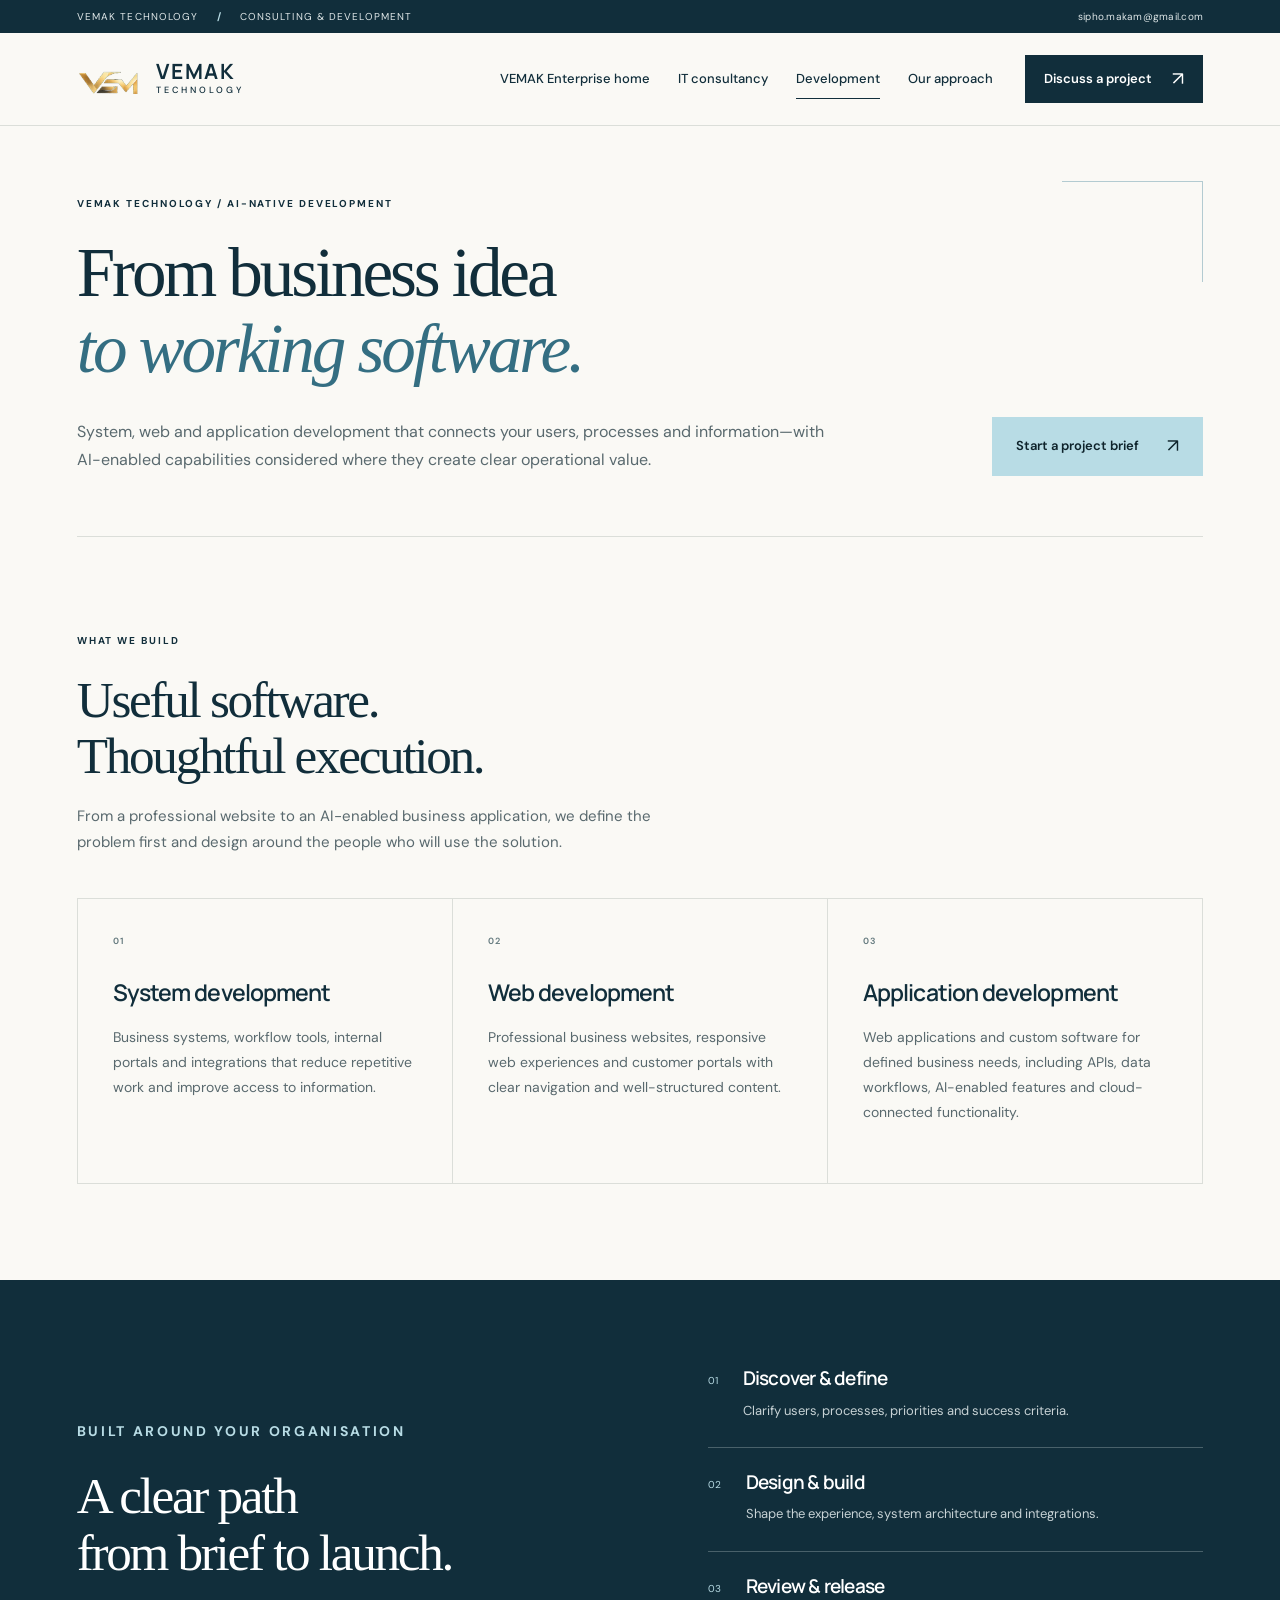
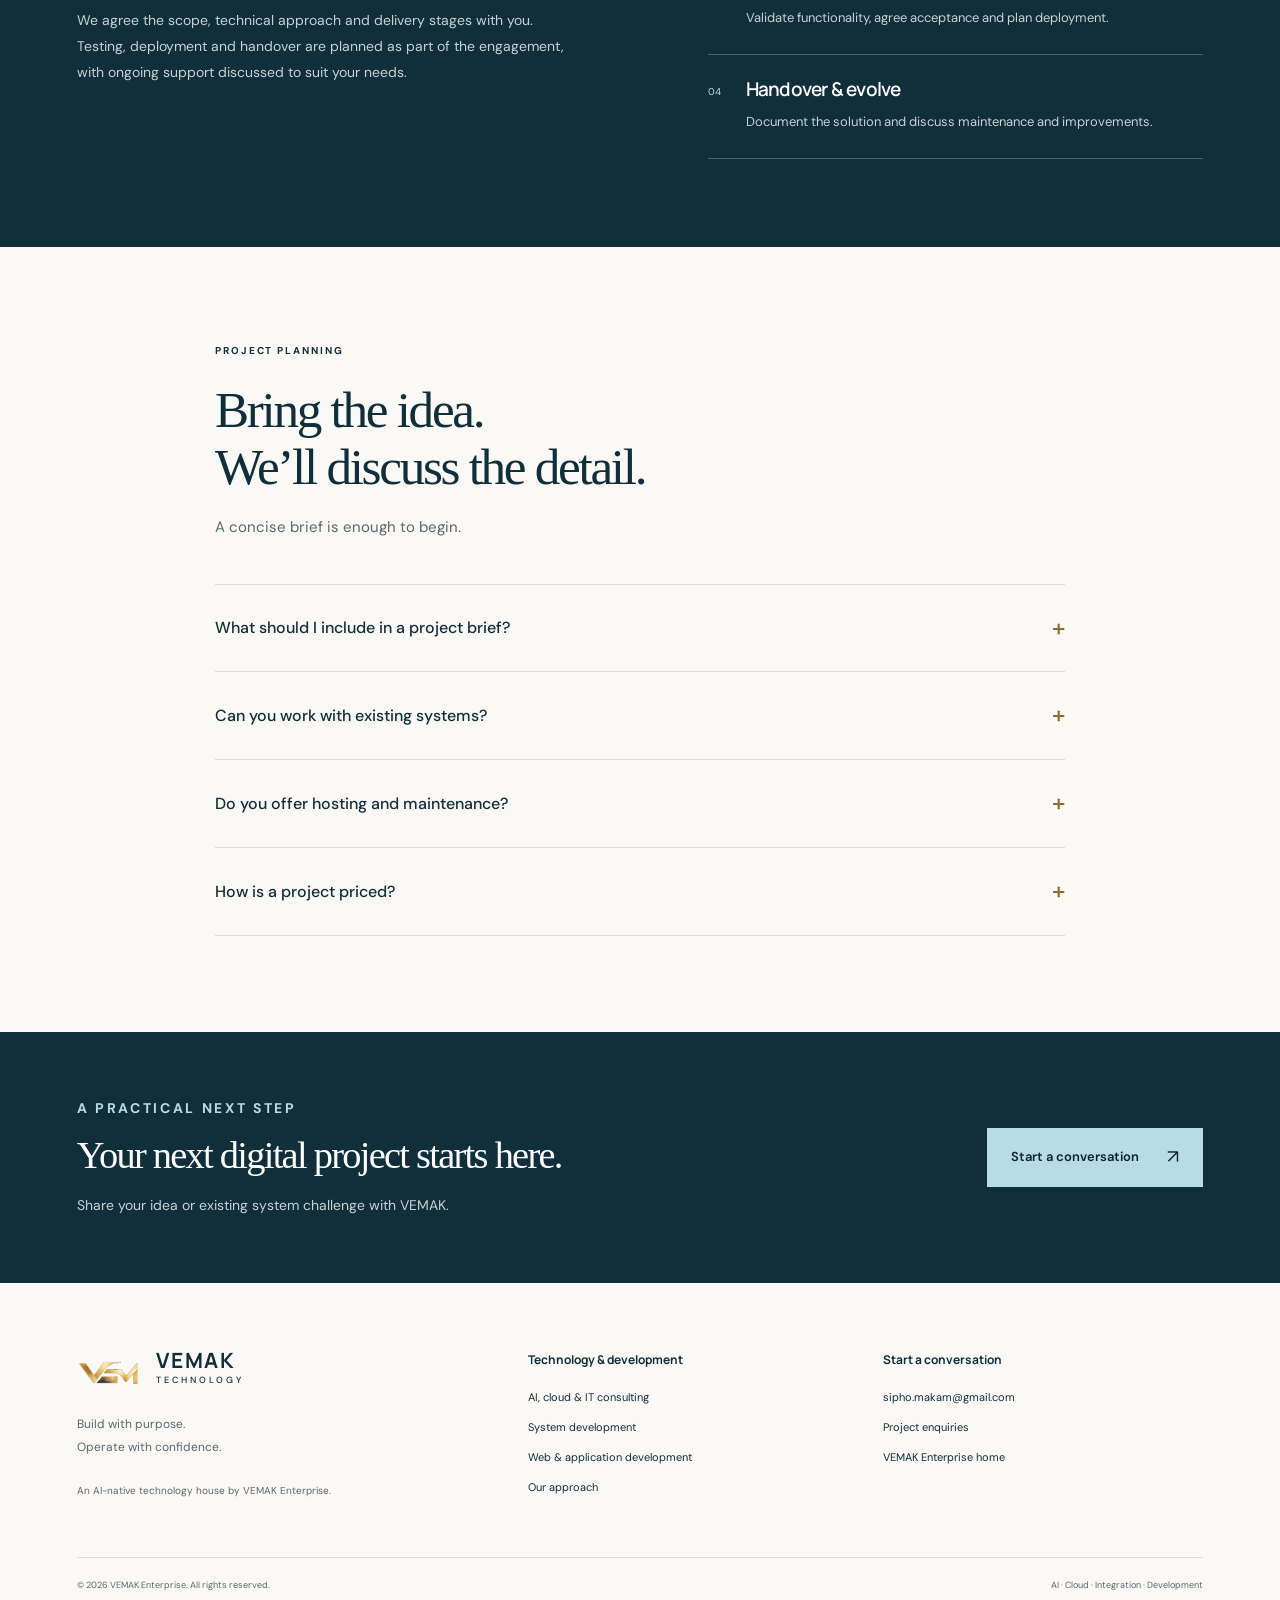
<file: development.html>
<!doctype html>
<html lang="en-ZA"><head><meta charset="utf-8"><meta name="viewport" content="width=device-width, initial-scale=1"><title>AI-native systems, web & application development | VEMAK Enterprise</title><meta name="description" content="AI-native system, web and application development, including intelligent automation and cloud-connected solutions from VEMAK Technology."><meta name="theme-color" content="#142c35"><link rel="canonical" href="https://vemak-enterprise.github.io/development.html"><meta property="og:title" content="AI-native systems, web & application development | VEMAK Enterprise"><meta property="og:description" content="AI-native system, web and application development, including intelligent automation and cloud-connected solutions from VEMAK Technology."><meta property="og:type" content="website"><meta property="og:url" content="https://vemak-enterprise.github.io/development.html"><meta property="og:image" content="https://vemak-enterprise.github.io/vemak-logo.png"><link rel="icon" href="vemak-logo.png"><link rel="stylesheet" href="site-v2.css?v=2"><script src="site.js?v=2" defer></script></head>
<body class="technology-site"><a class="skip" href="#main">Skip to content</a><div class="topline"><div class="wrap"><span>VEMAK TECHNOLOGY <b>/</b> CONSULTING &amp; DEVELOPMENT</span><a href="mailto:sipho.makam@gmail.com">sipho.makam@gmail.com</a></div></div>
<header class="header"><div class="wrap navigation"><a class="brand" href="technology.html" aria-label="VEMAK Technology home"><img src="vemak-logo.png" width="68" height="38" alt=""><span>VEMAK<small>TECHNOLOGY</small></span></a><button class="menu-toggle" aria-expanded="false" aria-controls="navigation">Menu <span aria-hidden="true">☰</span></button><nav id="navigation" aria-label="Technology navigation"><a href="index.html">VEMAK Enterprise home</a><a href="technology.html" >IT consultancy</a><a href="development.html" aria-current="page">Development</a><a href="technology.html#approach">Our approach</a><a class="button nav-cta" href="technology-contact.html">Discuss a project<span aria-hidden="true">↗</span></a></nav></div></header>
<main id="main"><section class="page-hero wrap"><p class="eyebrow">VEMAK Technology / AI-native development</p><h1>From business idea<br><em>to working software.</em></h1><div class="hero-bottom"><p class="lead">System, web and application development that connects your users, processes and information—with AI-enabled capabilities considered where they create clear operational value.</p><a class="button gold" href="technology-contact.html?service=development">Start a project brief<span aria-hidden="true">↗</span></a></div></section><section class="section wrap"><div class="section-heading"><p class="eyebrow">What we build</p><h2>Useful software.<br>Thoughtful execution.</h2><p>From a professional website to an AI-enabled business application, we define the problem first and design around the people who will use the solution.</p></div><div class="card-grid"><article class="service-card reveal"><span class="card-number">01</span><h3>System development</h3><p>Business systems, workflow tools, internal portals and integrations that reduce repetitive work and improve access to information.</p></article><article class="service-card reveal"><span class="card-number">02</span><h3>Web development</h3><p>Professional business websites, responsive web experiences and customer portals with clear navigation and well-structured content.</p></article><article class="service-card reveal"><span class="card-number">03</span><h3>Application development</h3><p>Web applications and custom software for defined business needs, including APIs, data workflows, AI-enabled features and cloud-connected functionality.</p></article></div></section><section class="feature-band" id="approach"><div class="wrap feature-grid"><div><p class="eyebrow">Built around your organisation</p><h2>A clear path<br>from brief to launch.</h2><p>We agree the scope, technical approach and delivery stages with you. Testing, deployment and handover are planned as part of the engagement, with ongoing support discussed to suit your needs.</p></div><div class="editorial-list"><div><span>01</span><div><h3>Discover & define</h3><p>Clarify users, processes, priorities and success criteria.</p></div></div><div><span>02</span><div><h3>Design & build</h3><p>Shape the experience, system architecture and integrations.</p></div></div><div><span>03</span><div><h3>Review & release</h3><p>Validate functionality, agree acceptance and plan deployment.</p></div></div><div><span>04</span><div><h3>Handover & evolve</h3><p>Document the solution and discuss maintenance and improvements.</p></div></div></div></div></section><section class="section wrap narrow"><div class="section-heading"><p class="eyebrow">Project planning</p><h2>Bring the idea.<br>We’ll discuss the detail.</h2><p>A concise brief is enough to begin.</p></div><div class="faq"><details><summary>What should I include in a project brief?<span aria-hidden="true">+</span></summary><p>Describe the problem, intended users, essential features, current systems, preferred launch date and indicative budget. Share any integration or security requirements.</p></details><details><summary>Can you work with existing systems?<span aria-hidden="true">+</span></summary><p>We can discuss improvements and integrations with an existing environment. Access, documentation and a technical review help establish the available options.</p></details><details><summary>Do you offer hosting and maintenance?<span aria-hidden="true">+</span></summary><p>Cloud deployment and ongoing support can be considered within the proposal. Hosting costs, service coverage and responsibilities are agreed for each engagement.</p></details><details><summary>How is a project priced?<span aria-hidden="true">+</span></summary><p>Pricing follows the agreed scope, complexity, integrations and delivery stages. Contact VEMAK to discuss a quotation for your requirements.</p></details></div></section><section class="cta"><div><p class="eyebrow">A practical next step</p><h2>Your next digital project starts here.</h2><p>Share your idea or existing system challenge with VEMAK.</p></div><a class="button gold" href="technology-contact.html">Start a conversation<span aria-hidden="true">↗</span></a></section></main><footer class="footer wrap"><div class="footer-grid"><div><a class="brand" href="technology.html"><img src="vemak-logo.png" width="68" height="38" alt="VEMAK logo"><span>VEMAK<small>TECHNOLOGY</small></span></a><p>Build with purpose.<br>Operate with confidence.</p><span class="tiny">An AI-native technology house by VEMAK Enterprise.</span></div><div><h3>Technology &amp; development</h3><a href="technology.html">AI, cloud &amp; IT consulting</a><a href="development.html">System development</a><a href="development.html">Web &amp; application development</a><a href="technology.html#approach">Our approach</a></div><div><h3>Start a conversation</h3><a href="mailto:sipho.makam@gmail.com">sipho.makam@gmail.com</a><a href="technology-contact.html">Project enquiries</a><a href="index.html">VEMAK Enterprise home</a></div></div><div class="footer-bottom"><span>© 2026 VEMAK Enterprise. All rights reserved.</span><span>AI · Cloud · Integration · Development</span></div></footer></body></html>
</file>
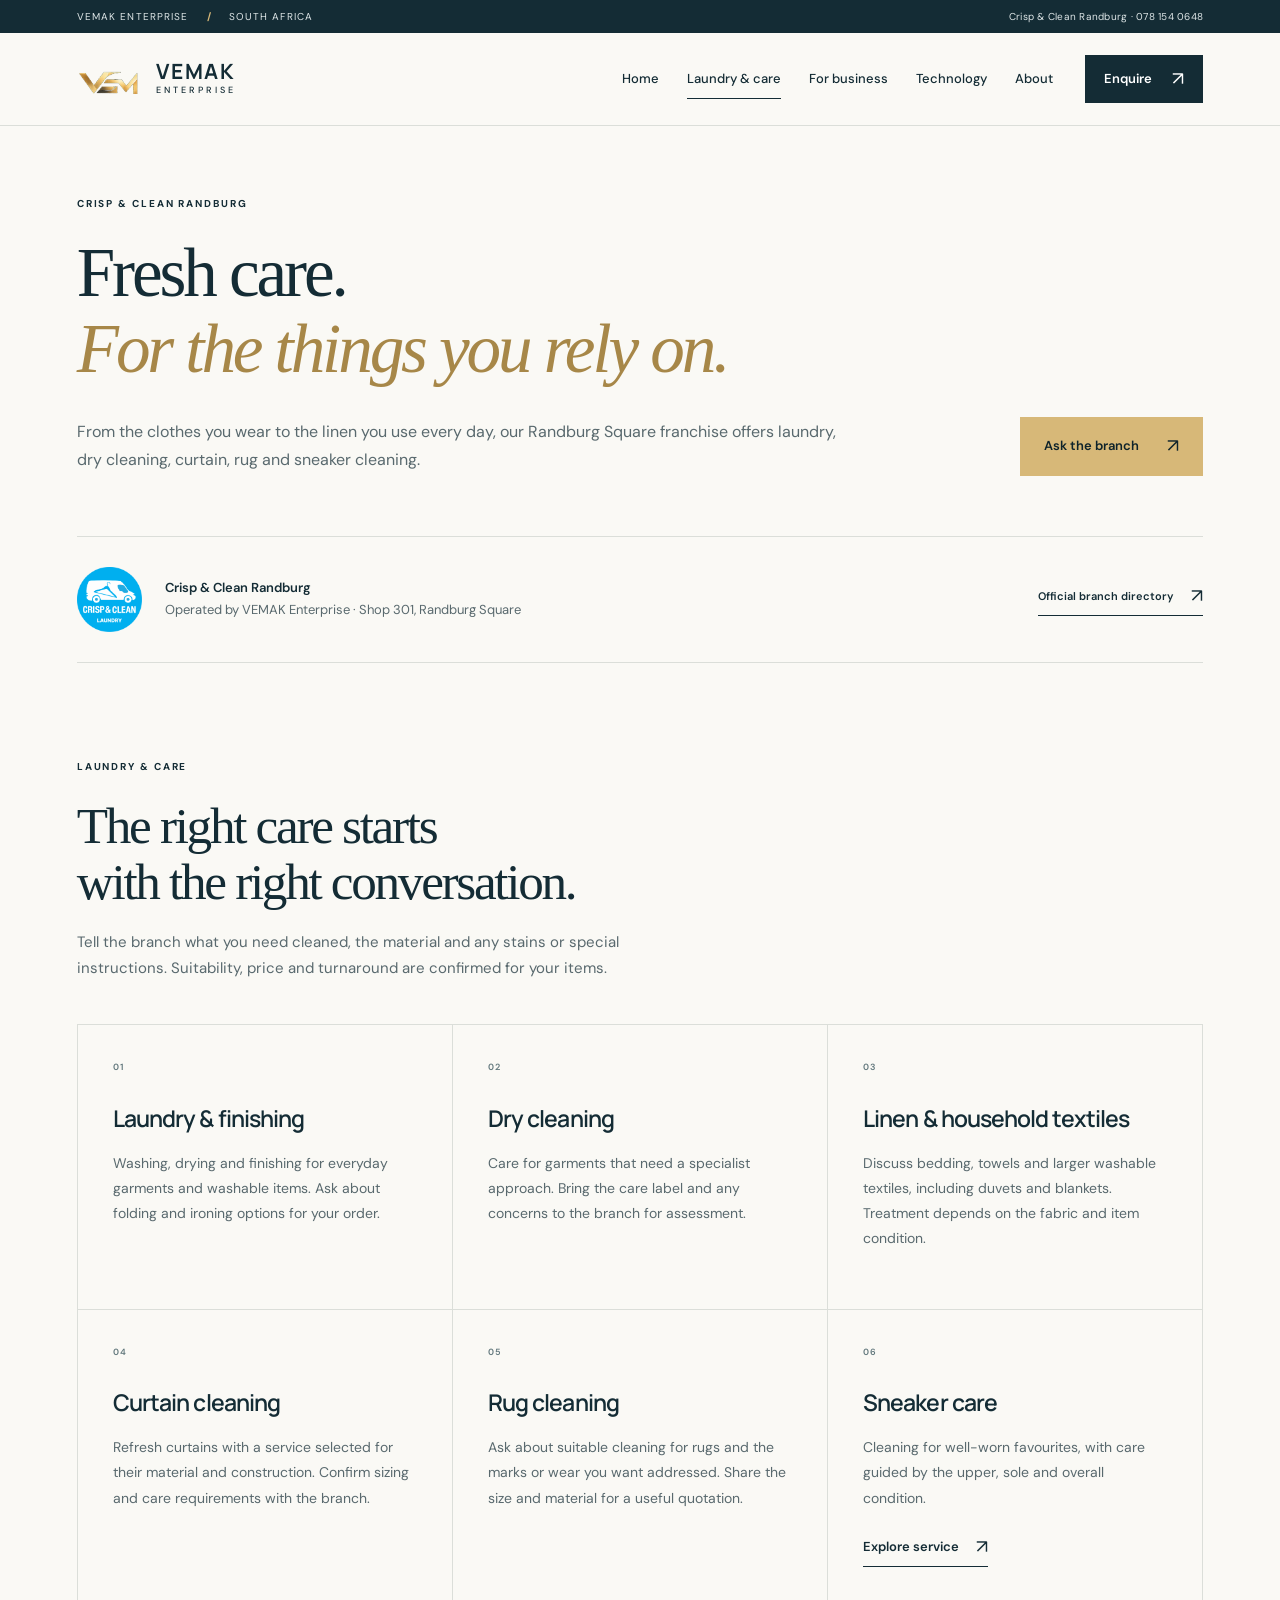
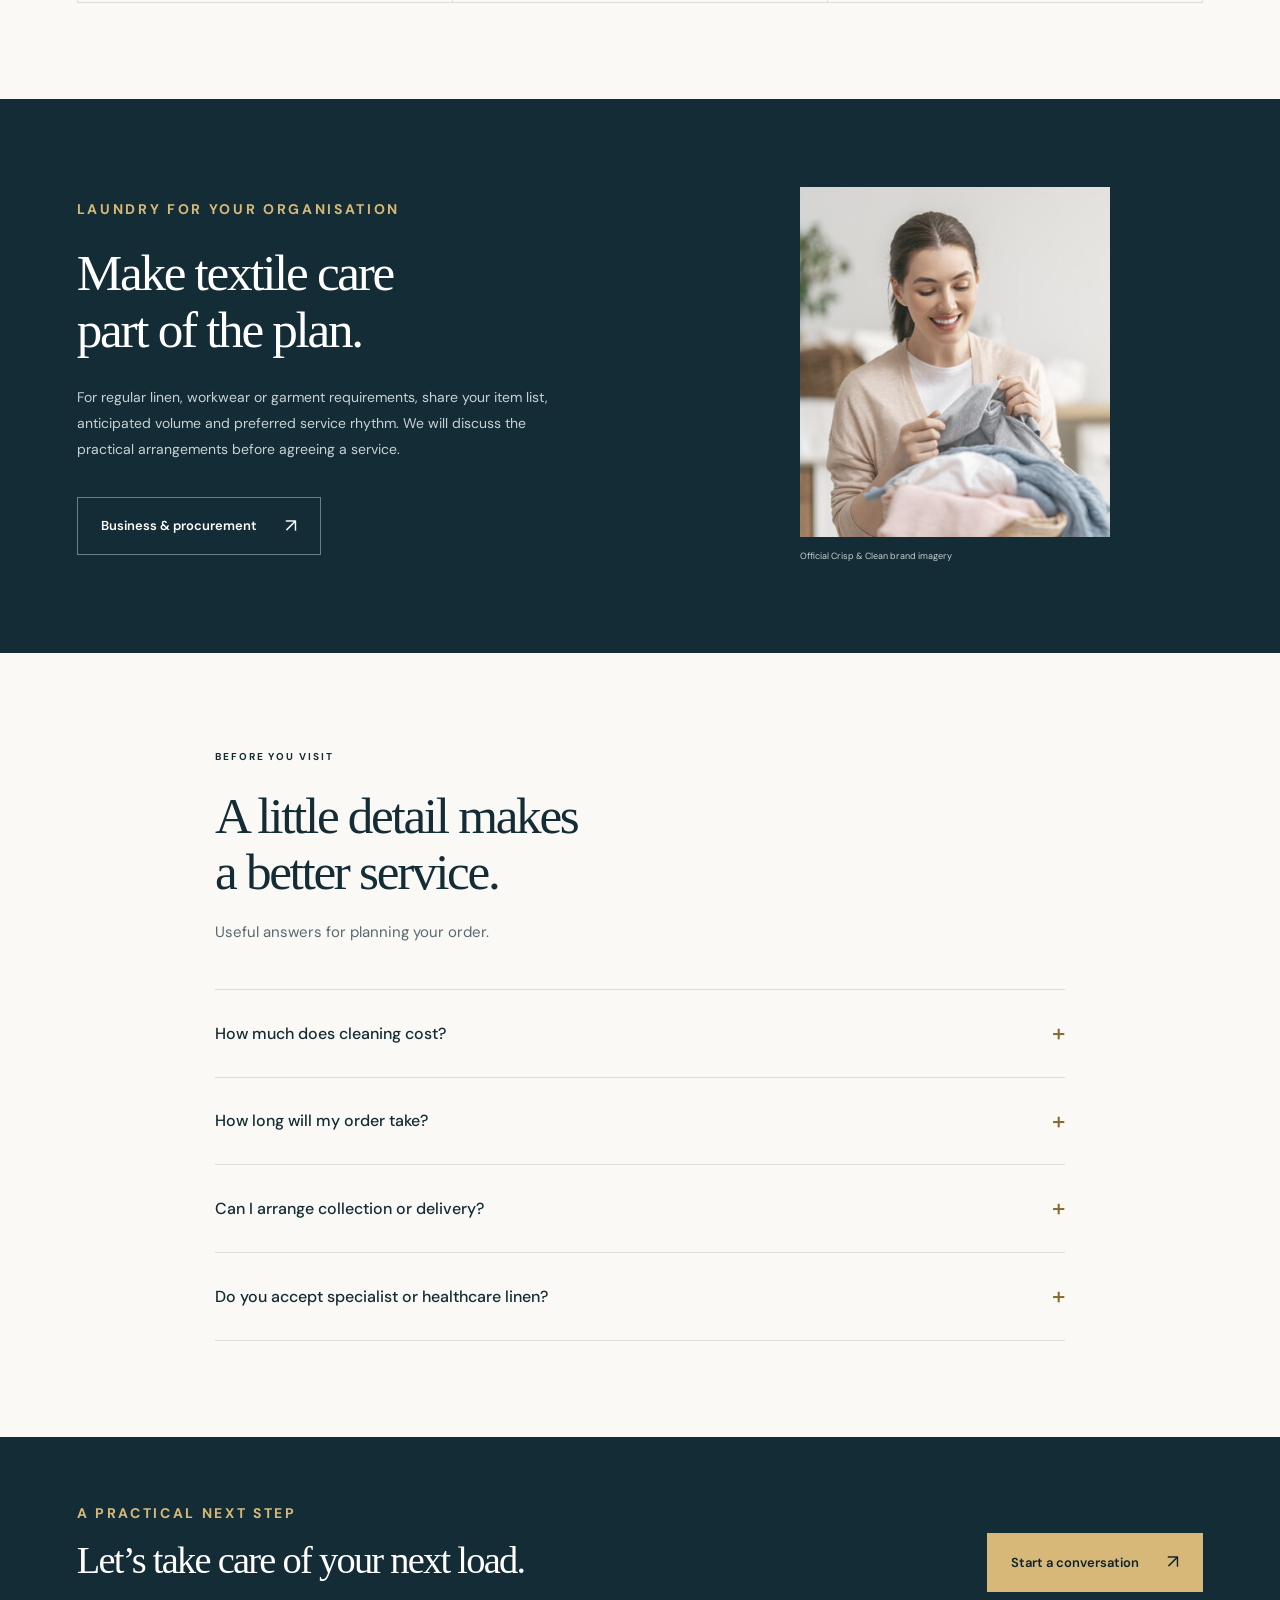
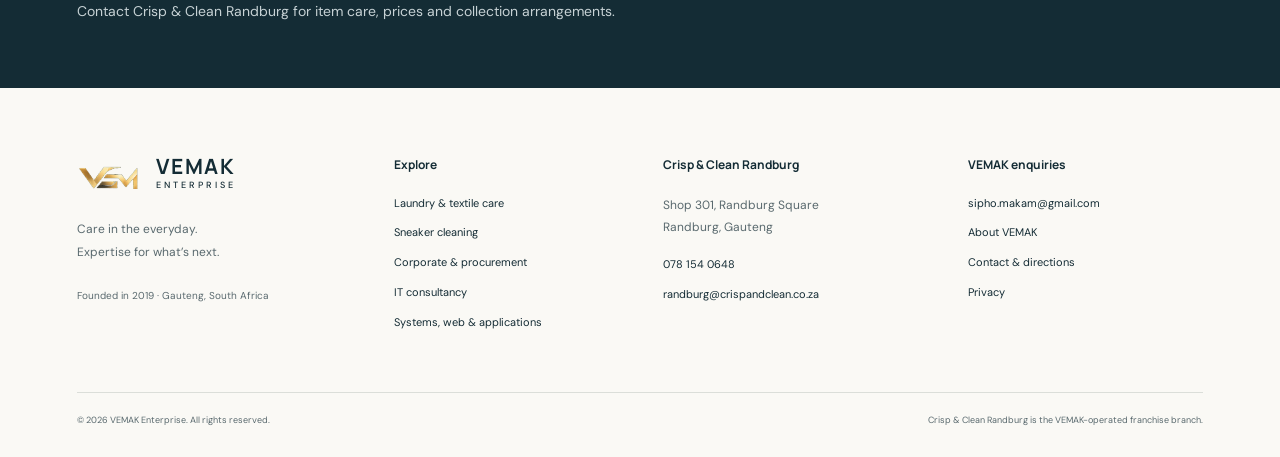
<file: laundry.html>
<!doctype html>
<html lang="en-ZA"><head><meta charset="utf-8"><meta name="viewport" content="width=device-width, initial-scale=1"><title>Crisp & Clean Randburg | VEMAK Enterprise</title><meta name="description" content="Laundry, dry cleaning, linen, curtain, rug and sneaker care at Shop 301, Randburg Square. Contact Crisp & Clean Randburg."><meta name="theme-color" content="#142c35"><link rel="canonical" href="https://vemak-enterprise.github.io/laundry.html"><meta property="og:title" content="Crisp & Clean Randburg | VEMAK Enterprise"><meta property="og:description" content="Laundry, dry cleaning, linen, curtain, rug and sneaker care at Shop 301, Randburg Square. Contact Crisp & Clean Randburg."><meta property="og:type" content="website"><meta property="og:url" content="https://vemak-enterprise.github.io/laundry.html"><meta property="og:image" content="https://vemak-enterprise.github.io/vemak-logo.png"><link rel="icon" href="vemak-logo.png"><link rel="stylesheet" href="site-v2.css?v=2"><script src="site.js?v=2" defer></script></head>
<body><a class="skip" href="#main">Skip to content</a><div class="topline"><div class="wrap"><span>VEMAK ENTERPRISE <b> / </b> SOUTH AFRICA</span><a href="tel:+27781540648">Crisp &amp; Clean Randburg · 078 154 0648</a></div></div>
<header class="header"><div class="wrap navigation"><a class="brand" href="index.html" aria-label="VEMAK Enterprise home"><img src="vemak-logo.png" width="68" height="38" alt=""><span>VEMAK<small>ENTERPRISE</small></span></a><button class="menu-toggle" aria-expanded="false" aria-controls="navigation">Menu <span aria-hidden="true">☰</span></button><nav id="navigation" aria-label="Main navigation"><a href="index.html" >Home</a><a href="laundry.html" aria-current="page">Laundry & care</a><a href="business.html" >For business</a><a href="technology.html" >Technology</a><a href="about.html" >About</a><a class="button nav-cta" href="contact.html">Enquire<span aria-hidden="true">↗</span></a></nav></div></header>
<main id="main"><section class="page-hero wrap"><p class="eyebrow">Crisp & Clean Randburg</p><h1>Fresh care.<br><em>For the things you rely on.</em></h1><div class="hero-bottom"><p class="lead">From the clothes you wear to the linen you use every day, our Randburg Square franchise offers laundry, dry cleaning, curtain, rug and sneaker cleaning.</p><a class="button gold" href="contact.html#laundry">Ask the branch<span aria-hidden="true">↗</span></a></div></section><section class="wrap brand-note"><img src="crisp-clean-logo.png" alt="Crisp & Clean Laundry" width="82" height="82"><p><strong>Crisp &amp; Clean Randburg</strong><br>Operated by VEMAK Enterprise · Shop 301, Randburg Square</p><a class="text-link" href="https://www.crispandclean.co.za/find-a-branch/gauteng/">Official branch directory <span aria-hidden="true">↗</span></a></section><section class="section wrap"><div class="section-heading"><p class="eyebrow">Laundry & care</p><h2>The right care starts<br>with the right conversation.</h2><p>Tell the branch what you need cleaned, the material and any stains or special instructions. Suitability, price and turnaround are confirmed for your items.</p></div><div class="card-grid"><article class="service-card reveal"><span class="card-number">01</span><h3>Laundry & finishing</h3><p>Washing, drying and finishing for everyday garments and washable items. Ask about folding and ironing options for your order.</p></article><article class="service-card reveal"><span class="card-number">02</span><h3>Dry cleaning</h3><p>Care for garments that need a specialist approach. Bring the care label and any concerns to the branch for assessment.</p></article><article class="service-card reveal"><span class="card-number">03</span><h3>Linen & household textiles</h3><p>Discuss bedding, towels and larger washable textiles, including duvets and blankets. Treatment depends on the fabric and item condition.</p></article><article class="service-card reveal"><span class="card-number">04</span><h3>Curtain cleaning</h3><p>Refresh curtains with a service selected for their material and construction. Confirm sizing and care requirements with the branch.</p></article><article class="service-card reveal"><span class="card-number">05</span><h3>Rug cleaning</h3><p>Ask about suitable cleaning for rugs and the marks or wear you want addressed. Share the size and material for a useful quotation.</p></article><article class="service-card reveal"><span class="card-number">06</span><h3>Sneaker care</h3><p>Cleaning for well-worn favourites, with care guided by the upper, sole and overall condition.</p><a class="text-link" href="sneaker-care.html">Explore service <span aria-hidden="true">↗</span></a></article></div></section><section class="feature-band" id="approach"><div class="wrap feature-grid"><div><p class="eyebrow">Laundry for your organisation</p><h2>Make textile care<br>part of the plan.</h2><p>For regular linen, workwear or garment requirements, share your item list, anticipated volume and preferred service rhythm. We will discuss the practical arrangements before agreeing a service.</p><a class="button outline" href="business.html">Business & procurement<span aria-hidden="true">↗</span></a></div><div class="photo-inset"><img src="textile-care.jpg" alt="Garment care image from the Crisp & Clean brand collection" width="370" height="418" loading="lazy"><small>Official Crisp &amp; Clean brand imagery</small></div></div></section><section class="section wrap narrow"><div class="section-heading"><p class="eyebrow">Before you visit</p><h2>A little detail makes<br>a better service.</h2><p>Useful answers for planning your order.</p></div><div class="faq"><details><summary>How much does cleaning cost?<span aria-hidden="true">+</span></summary><p>Ask the branch for a quote based on item type, quantity, fabric and condition. Corporate requirements are discussed against a defined scope.</p></details><details><summary>How long will my order take?<span aria-hidden="true">+</span></summary><p>The branch will confirm a collection date for your order. Please discuss urgent deadlines before dropping off your items.</p></details><details><summary>Can I arrange collection or delivery?<span aria-hidden="true">+</span></summary><p>Contact the Randburg branch to discuss your location and order. Availability, scheduling and any transport charges must be confirmed before booking.</p></details><details><summary>Do you accept specialist or healthcare linen?<span aria-hidden="true">+</span></summary><p>Specialist linen requirements need a separate review of the item types, handling instructions, process requirements and facility suitability before an order can be accepted.</p></details></div></section><section class="cta"><div><p class="eyebrow">A practical next step</p><h2>Let’s take care of your next load.</h2><p>Contact Crisp & Clean Randburg for item care, prices and collection arrangements.</p></div><a class="button gold" href="contact.html">Start a conversation<span aria-hidden="true">↗</span></a></section></main><footer class="footer wrap"><div class="footer-grid"><div><a class="brand" href="index.html"><img src="vemak-logo.png" width="68" height="38" alt="VEMAK logo"><span>VEMAK<small>ENTERPRISE</small></span></a><p>Care in the everyday.<br>Expertise for what’s next.</p><span class="tiny">Founded in 2019 · Gauteng, South Africa</span></div><div><h3>Explore</h3><a href="laundry.html">Laundry &amp; textile care</a><a href="sneaker-care.html">Sneaker cleaning</a><a href="business.html">Corporate &amp; procurement</a><a href="technology.html">IT consultancy</a><a href="development.html">Systems, web &amp; applications</a></div><div><h3>Crisp &amp; Clean Randburg</h3><p>Shop 301, Randburg Square<br>Randburg, Gauteng</p><a href="tel:+27781540648">078 154 0648</a><a href="mailto:randburg@crispandclean.co.za">randburg@crispandclean.co.za</a></div><div><h3>VEMAK enquiries</h3><a href="mailto:sipho.makam@gmail.com">sipho.makam@gmail.com</a><a href="about.html">About VEMAK</a><a href="contact.html">Contact &amp; directions</a><a href="privacy.html">Privacy</a></div></div><div class="footer-bottom"><span>© 2026 VEMAK Enterprise. All rights reserved.</span><span>Crisp &amp; Clean Randburg is the VEMAK-operated franchise branch.</span></div></footer></body></html>
</file>
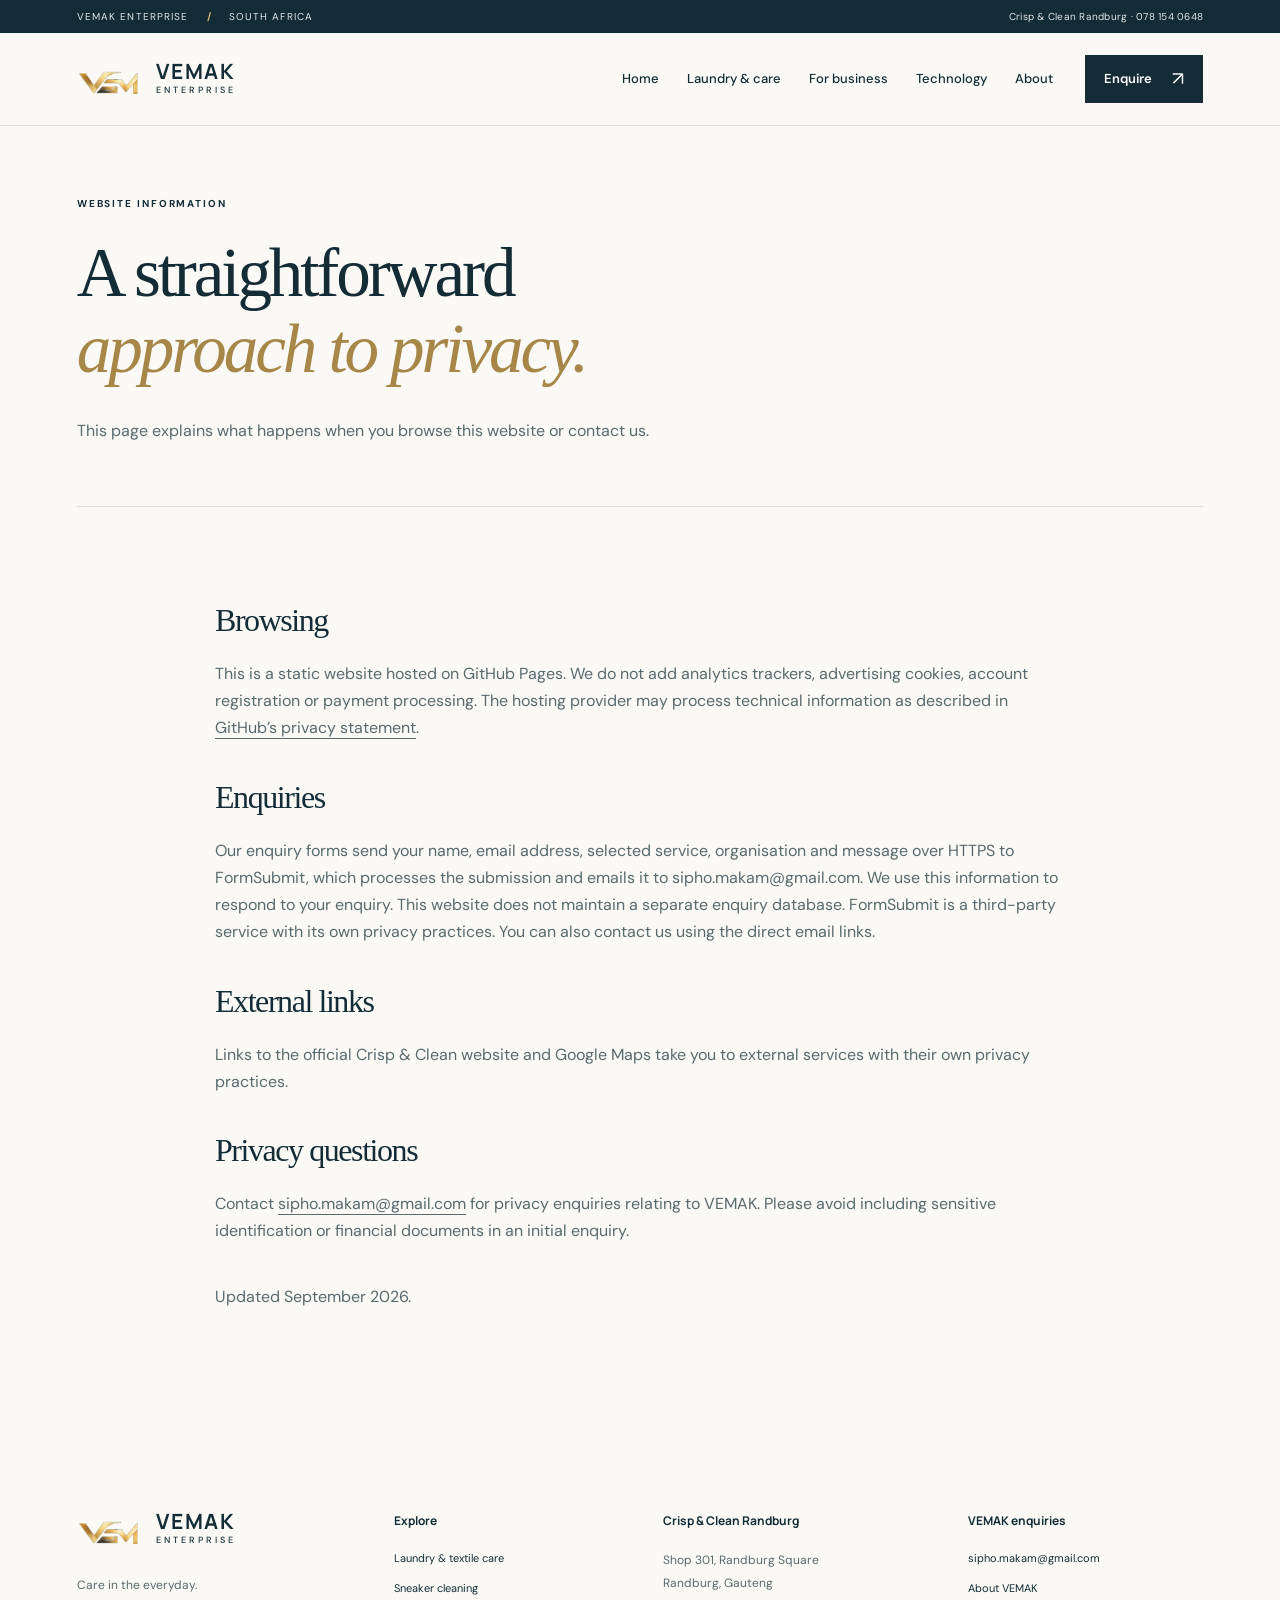
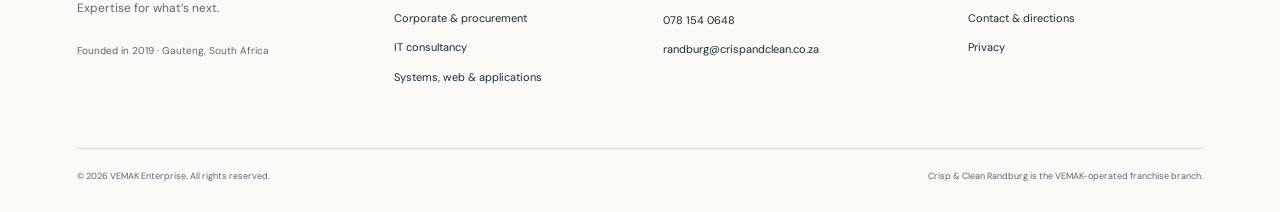
<file: privacy.html>
<!doctype html>
<html lang="en-ZA"><head><meta charset="utf-8"><meta name="viewport" content="width=device-width, initial-scale=1"><title>Privacy information | VEMAK Enterprise</title><meta name="description" content="Privacy information for the VEMAK Enterprise website and enquiry guide."><meta name="theme-color" content="#142c35"><link rel="canonical" href="https://vemak-enterprise.github.io/privacy.html"><meta property="og:title" content="Privacy information | VEMAK Enterprise"><meta property="og:description" content="Privacy information for the VEMAK Enterprise website and enquiry guide."><meta property="og:type" content="website"><meta property="og:url" content="https://vemak-enterprise.github.io/privacy.html"><meta property="og:image" content="https://vemak-enterprise.github.io/vemak-logo.png"><link rel="icon" href="vemak-logo.png"><link rel="stylesheet" href="site-v2.css?v=2"><script src="site.js?v=2" defer></script></head>
<body><a class="skip" href="#main">Skip to content</a><div class="topline"><div class="wrap"><span>VEMAK ENTERPRISE <b> / </b> SOUTH AFRICA</span><a href="tel:+27781540648">Crisp &amp; Clean Randburg · 078 154 0648</a></div></div>
<header class="header"><div class="wrap navigation"><a class="brand" href="index.html" aria-label="VEMAK Enterprise home"><img src="vemak-logo.png" width="68" height="38" alt=""><span>VEMAK<small>ENTERPRISE</small></span></a><button class="menu-toggle" aria-expanded="false" aria-controls="navigation">Menu <span aria-hidden="true">☰</span></button><nav id="navigation" aria-label="Main navigation"><a href="index.html" >Home</a><a href="laundry.html" >Laundry & care</a><a href="business.html" >For business</a><a href="technology.html" >Technology</a><a href="about.html" >About</a><a class="button nav-cta" href="contact.html">Enquire<span aria-hidden="true">↗</span></a></nav></div></header>
<main id="main"><section class="page-hero wrap"><p class="eyebrow">Website information</p><h1>A straightforward<br><em>approach to privacy.</em></h1><div class="hero-bottom"><p class="lead">This page explains what happens when you browse this website or contact us.</p></div></section><section class="section wrap narrow prose"><h2>Browsing</h2><p>This is a static website hosted on GitHub Pages. We do not add analytics trackers, advertising cookies, account registration or payment processing. The hosting provider may process technical information as described in <a href="https://docs.github.com/en/site-policy/privacy-policies/github-general-privacy-statement">GitHub’s privacy statement</a>.</p><h2>Enquiries</h2><p>Our enquiry forms send your name, email address, selected service, organisation and message over HTTPS to FormSubmit, which processes the submission and emails it to sipho.makam@gmail.com. We use this information to respond to your enquiry. This website does not maintain a separate enquiry database. FormSubmit is a third-party service with its own privacy practices. You can also contact us using the direct email links.</p><h2>External links</h2><p>Links to the official Crisp &amp; Clean website and Google Maps take you to external services with their own privacy practices.</p><h2>Privacy questions</h2><p>Contact <a href="mailto:sipho.makam@gmail.com">sipho.makam@gmail.com</a> for privacy enquiries relating to VEMAK. Please avoid including sensitive identification or financial documents in an initial enquiry.</p><p class="muted">Updated September 2026.</p></section></main><footer class="footer wrap"><div class="footer-grid"><div><a class="brand" href="index.html"><img src="vemak-logo.png" width="68" height="38" alt="VEMAK logo"><span>VEMAK<small>ENTERPRISE</small></span></a><p>Care in the everyday.<br>Expertise for what’s next.</p><span class="tiny">Founded in 2019 · Gauteng, South Africa</span></div><div><h3>Explore</h3><a href="laundry.html">Laundry &amp; textile care</a><a href="sneaker-care.html">Sneaker cleaning</a><a href="business.html">Corporate &amp; procurement</a><a href="technology.html">IT consultancy</a><a href="development.html">Systems, web &amp; applications</a></div><div><h3>Crisp &amp; Clean Randburg</h3><p>Shop 301, Randburg Square<br>Randburg, Gauteng</p><a href="tel:+27781540648">078 154 0648</a><a href="mailto:randburg@crispandclean.co.za">randburg@crispandclean.co.za</a></div><div><h3>VEMAK enquiries</h3><a href="mailto:sipho.makam@gmail.com">sipho.makam@gmail.com</a><a href="about.html">About VEMAK</a><a href="contact.html">Contact &amp; directions</a><a href="privacy.html">Privacy</a></div></div><div class="footer-bottom"><span>© 2026 VEMAK Enterprise. All rights reserved.</span><span>Crisp &amp; Clean Randburg is the VEMAK-operated franchise branch.</span></div></footer></body></html>
</file>
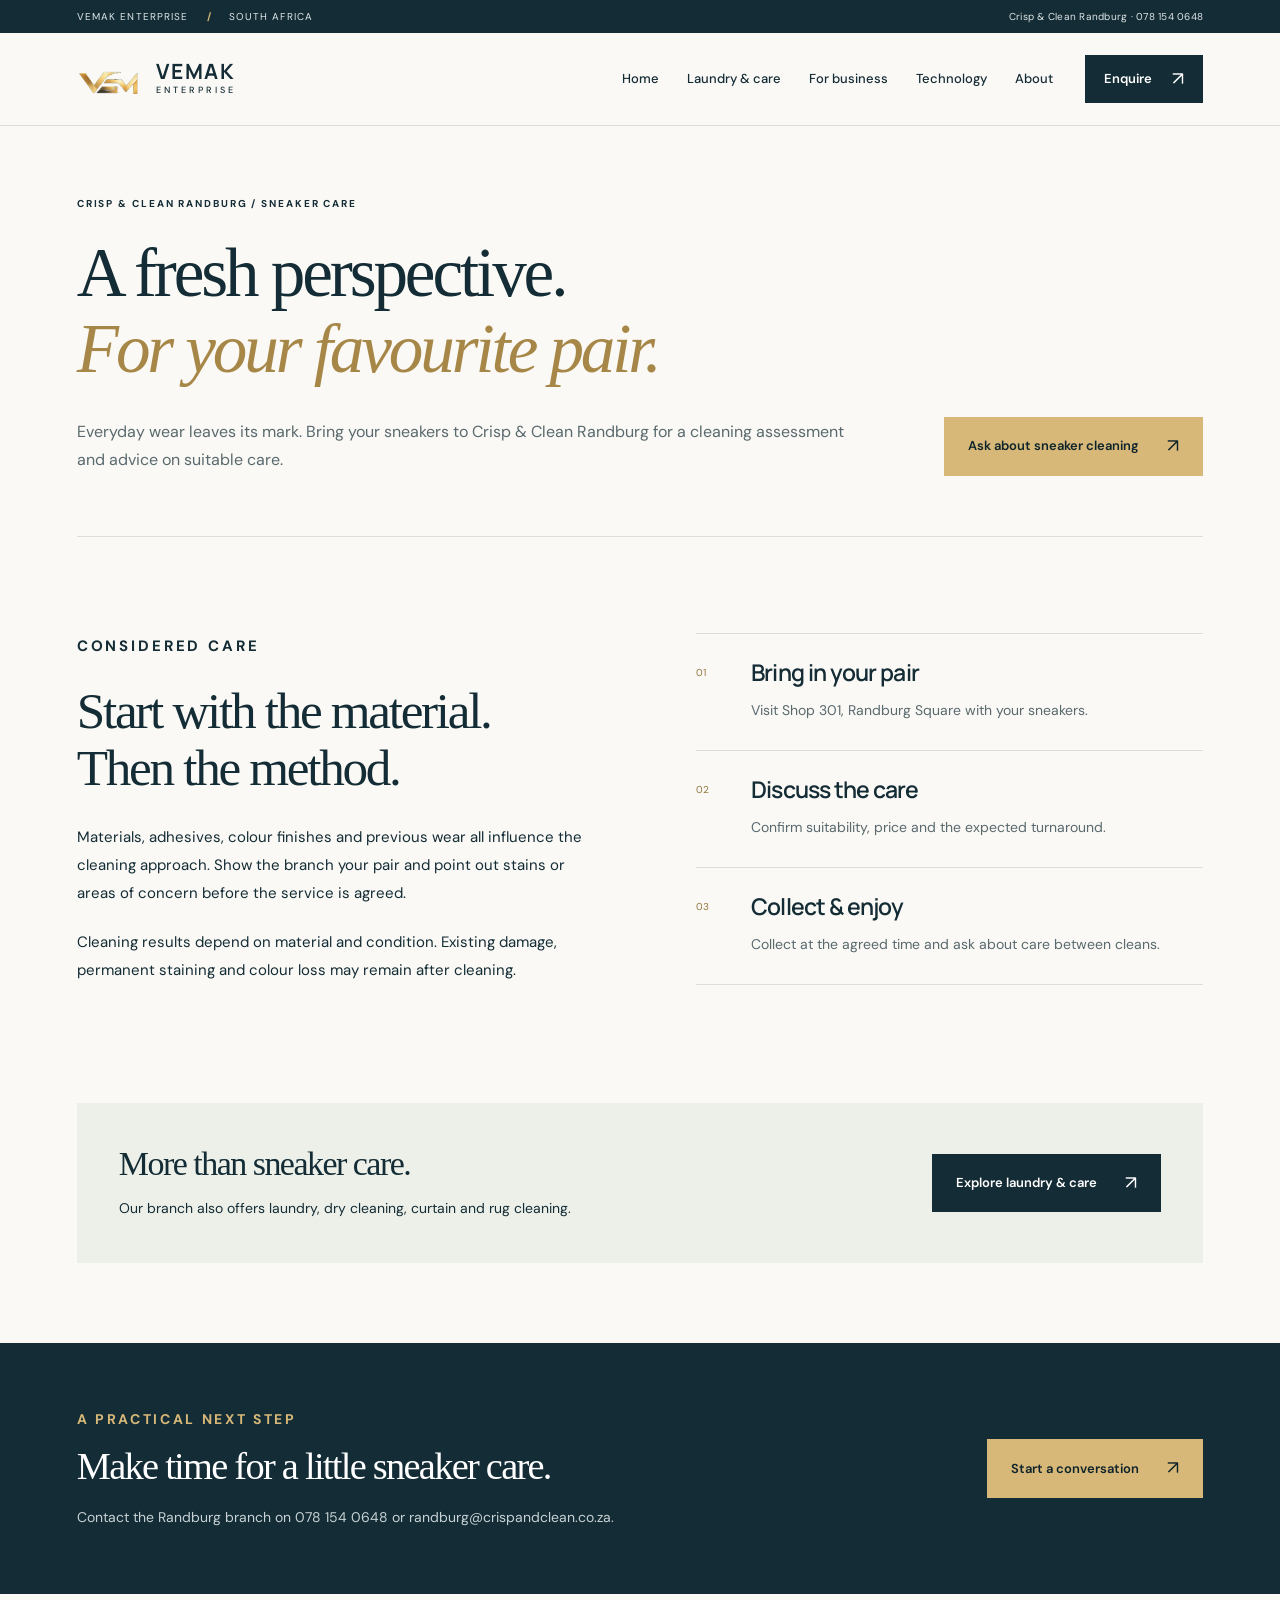
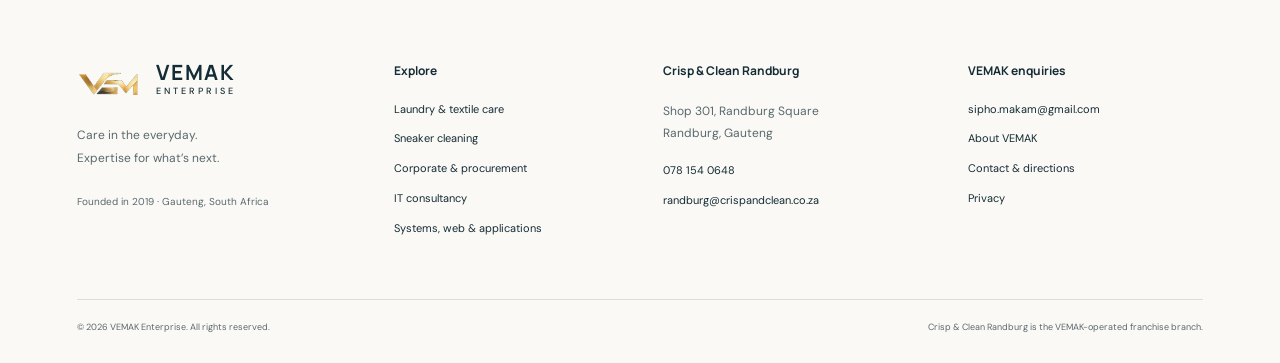
<file: sneaker-care.html>
<!doctype html>
<html lang="en-ZA"><head><meta charset="utf-8"><meta name="viewport" content="width=device-width, initial-scale=1"><title>Sneaker cleaning in Randburg | VEMAK Enterprise</title><meta name="description" content="Sneaker cleaning at Crisp & Clean Randburg, Shop 301, Randburg Square. Ask the branch about material care, pricing and turnaround."><meta name="theme-color" content="#142c35"><link rel="canonical" href="https://vemak-enterprise.github.io/sneaker-care.html"><meta property="og:title" content="Sneaker cleaning in Randburg | VEMAK Enterprise"><meta property="og:description" content="Sneaker cleaning at Crisp & Clean Randburg, Shop 301, Randburg Square. Ask the branch about material care, pricing and turnaround."><meta property="og:type" content="website"><meta property="og:url" content="https://vemak-enterprise.github.io/sneaker-care.html"><meta property="og:image" content="https://vemak-enterprise.github.io/vemak-logo.png"><link rel="icon" href="vemak-logo.png"><link rel="stylesheet" href="site-v2.css?v=2"><script src="site.js?v=2" defer></script></head>
<body><a class="skip" href="#main">Skip to content</a><div class="topline"><div class="wrap"><span>VEMAK ENTERPRISE <b> / </b> SOUTH AFRICA</span><a href="tel:+27781540648">Crisp &amp; Clean Randburg · 078 154 0648</a></div></div>
<header class="header"><div class="wrap navigation"><a class="brand" href="index.html" aria-label="VEMAK Enterprise home"><img src="vemak-logo.png" width="68" height="38" alt=""><span>VEMAK<small>ENTERPRISE</small></span></a><button class="menu-toggle" aria-expanded="false" aria-controls="navigation">Menu <span aria-hidden="true">☰</span></button><nav id="navigation" aria-label="Main navigation"><a href="index.html" >Home</a><a href="laundry.html" >Laundry & care</a><a href="business.html" >For business</a><a href="technology.html" >Technology</a><a href="about.html" >About</a><a class="button nav-cta" href="contact.html">Enquire<span aria-hidden="true">↗</span></a></nav></div></header>
<main id="main"><section class="page-hero wrap"><p class="eyebrow">Crisp & Clean Randburg / Sneaker care</p><h1>A fresh perspective.<br><em>For your favourite pair.</em></h1><div class="hero-bottom"><p class="lead">Everyday wear leaves its mark. Bring your sneakers to Crisp & Clean Randburg for a cleaning assessment and advice on suitable care.</p><a class="button gold" href="contact.html#laundry">Ask about sneaker cleaning<span aria-hidden="true">↗</span></a></div></section><section class="section wrap"><div class="two-col"><div><p class="eyebrow">Considered care</p><h2>Start with the material.<br>Then the method.</h2><p>Materials, adhesives, colour finishes and previous wear all influence the cleaning approach. Show the branch your pair and point out stains or areas of concern before the service is agreed.</p><p>Cleaning results depend on material and condition. Existing damage, permanent staining and colour loss may remain after cleaning.</p></div><div class="process"><article><span>01</span><h3>Bring in your pair</h3><p>Visit Shop 301, Randburg Square with your sneakers.</p></article><article><span>02</span><h3>Discuss the care</h3><p>Confirm suitability, price and the expected turnaround.</p></article><article><span>03</span><h3>Collect & enjoy</h3><p>Collect at the agreed time and ask about care between cleans.</p></article></div></div></section><section class="wrap callout"><div><h2>More than sneaker care.</h2><p>Our branch also offers laundry, dry cleaning, curtain and rug cleaning.</p></div><a class="button " href="laundry.html">Explore laundry & care<span aria-hidden="true">↗</span></a></section><section class="cta"><div><p class="eyebrow">A practical next step</p><h2>Make time for a little sneaker care.</h2><p>Contact the Randburg branch on 078 154 0648 or randburg@crispandclean.co.za.</p></div><a class="button gold" href="contact.html">Start a conversation<span aria-hidden="true">↗</span></a></section></main><footer class="footer wrap"><div class="footer-grid"><div><a class="brand" href="index.html"><img src="vemak-logo.png" width="68" height="38" alt="VEMAK logo"><span>VEMAK<small>ENTERPRISE</small></span></a><p>Care in the everyday.<br>Expertise for what’s next.</p><span class="tiny">Founded in 2019 · Gauteng, South Africa</span></div><div><h3>Explore</h3><a href="laundry.html">Laundry &amp; textile care</a><a href="sneaker-care.html">Sneaker cleaning</a><a href="business.html">Corporate &amp; procurement</a><a href="technology.html">IT consultancy</a><a href="development.html">Systems, web &amp; applications</a></div><div><h3>Crisp &amp; Clean Randburg</h3><p>Shop 301, Randburg Square<br>Randburg, Gauteng</p><a href="tel:+27781540648">078 154 0648</a><a href="mailto:randburg@crispandclean.co.za">randburg@crispandclean.co.za</a></div><div><h3>VEMAK enquiries</h3><a href="mailto:sipho.makam@gmail.com">sipho.makam@gmail.com</a><a href="about.html">About VEMAK</a><a href="contact.html">Contact &amp; directions</a><a href="privacy.html">Privacy</a></div></div><div class="footer-bottom"><span>© 2026 VEMAK Enterprise. All rights reserved.</span><span>Crisp &amp; Clean Randburg is the VEMAK-operated franchise branch.</span></div></footer></body></html>
</file>
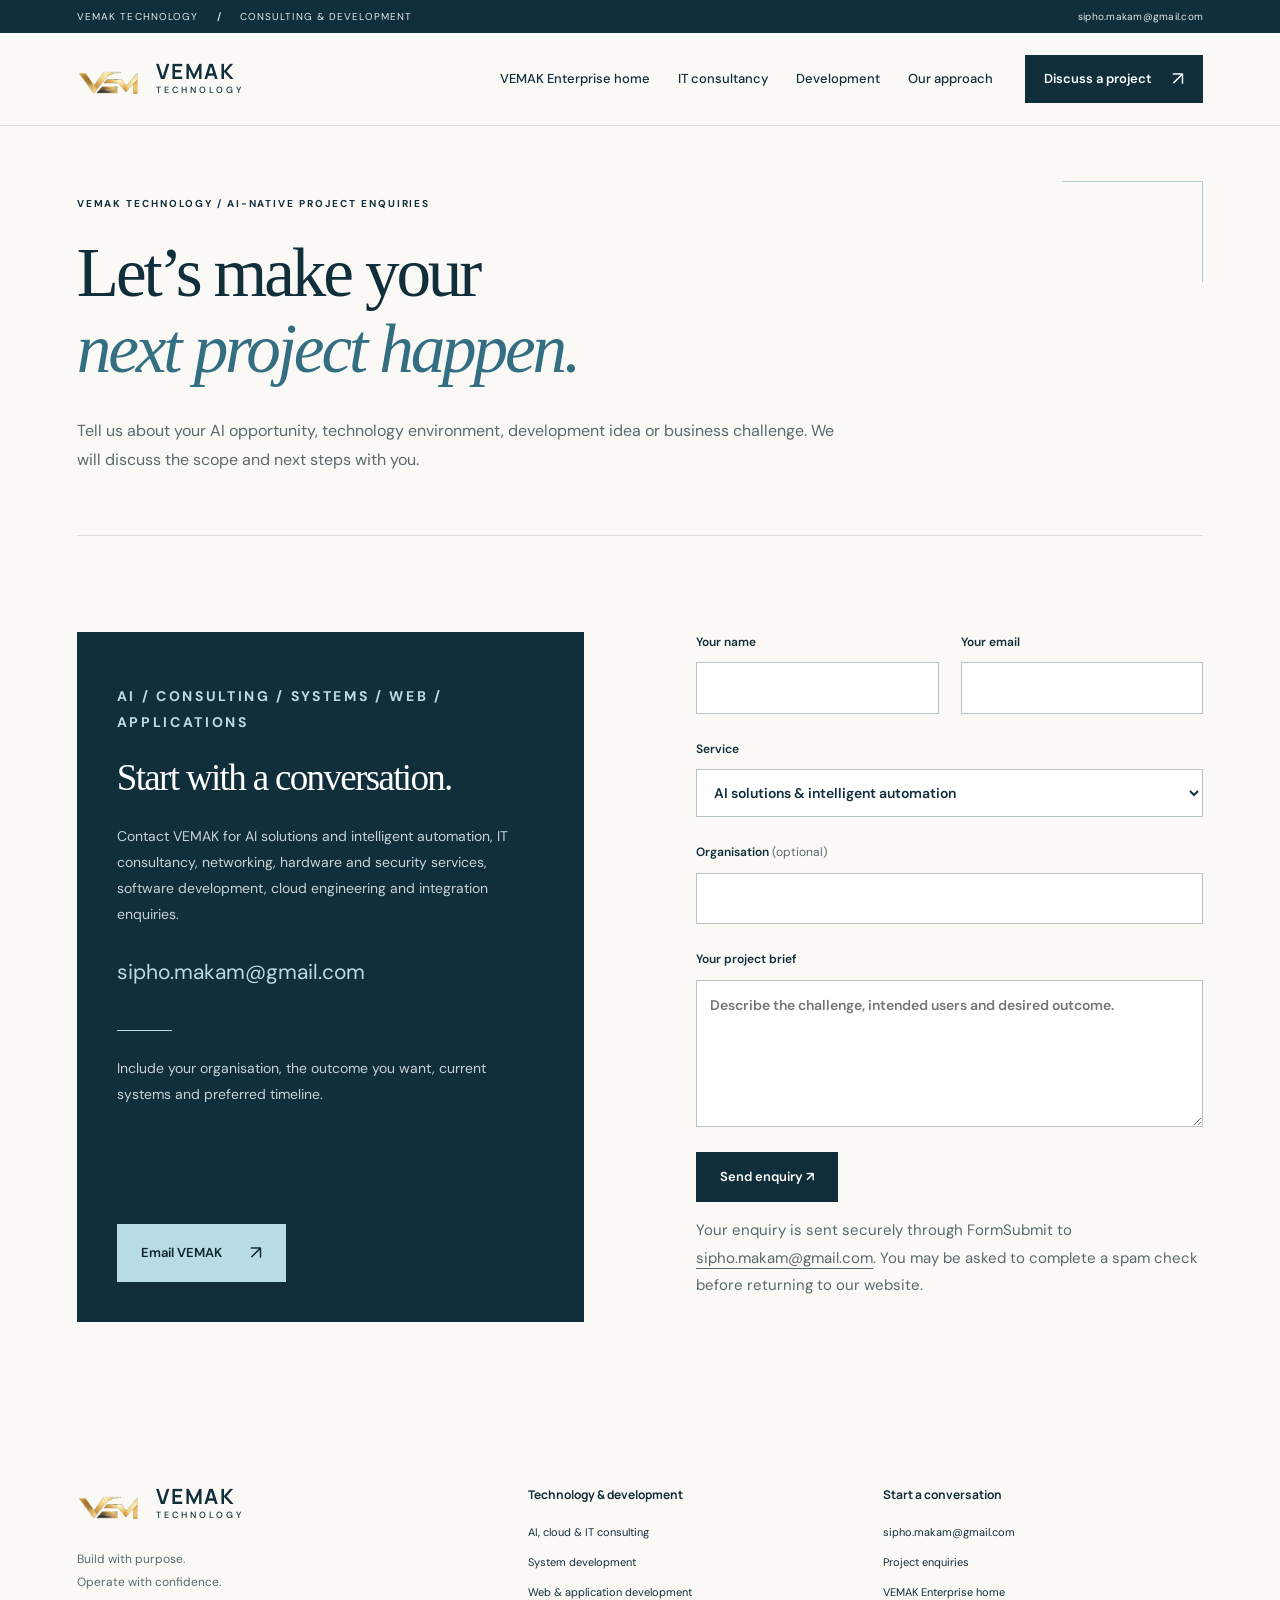
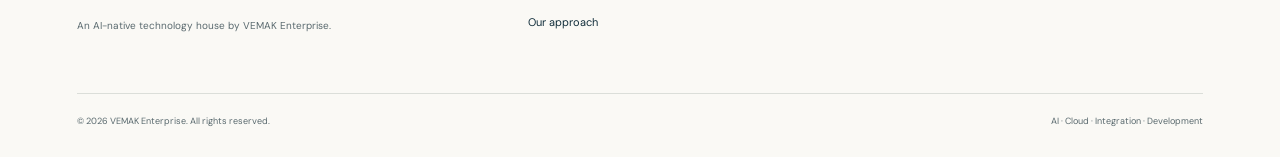
<file: technology-contact.html>
<!doctype html>
<html lang="en-ZA"><head><meta charset="utf-8"><meta name="viewport" content="width=device-width, initial-scale=1"><title>AI &amp; technology project enquiries | VEMAK Enterprise</title><meta name="description" content="Contact VEMAK for AI solutions, intelligent automation, IT consultancy, cloud engineering, systems, web and application development."><meta name="theme-color" content="#142c35"><link rel="canonical" href="https://vemak-enterprise.github.io/technology-contact.html"><meta property="og:title" content="AI &amp; technology project enquiries | VEMAK Enterprise"><meta property="og:description" content="Contact VEMAK for AI solutions, intelligent automation, IT consultancy, cloud engineering, systems, web and application development."><meta property="og:type" content="website"><meta property="og:url" content="https://vemak-enterprise.github.io/technology-contact.html"><meta property="og:image" content="https://vemak-enterprise.github.io/vemak-logo.png"><link rel="icon" href="vemak-logo.png"><link rel="stylesheet" href="site-v2.css?v=2"><script src="site.js?v=20260914-formsubmit" defer></script></head>
<body class="technology-site"><a class="skip" href="#main">Skip to content</a><div class="topline"><div class="wrap"><span>VEMAK TECHNOLOGY <b>/</b> CONSULTING &amp; DEVELOPMENT</span><a href="mailto:sipho.makam@gmail.com">sipho.makam@gmail.com</a></div></div>
<header class="header"><div class="wrap navigation"><a class="brand" href="technology.html" aria-label="VEMAK Technology home"><img src="vemak-logo.png" width="68" height="38" alt=""><span>VEMAK<small>TECHNOLOGY</small></span></a><button class="menu-toggle" aria-expanded="false" aria-controls="navigation">Menu <span aria-hidden="true">☰</span></button><nav id="navigation" aria-label="Technology navigation"><a href="index.html">VEMAK Enterprise home</a><a href="technology.html" >IT consultancy</a><a href="development.html" >Development</a><a href="technology.html#approach">Our approach</a><a class="button nav-cta" href="technology-contact.html">Discuss a project<span aria-hidden="true">↗</span></a></nav></div></header>
<main id="main"><section class="page-hero wrap"><p class="eyebrow">VEMAK Technology / AI-native project enquiries</p><h1>Let’s make your<br><em>next project happen.</em></h1><div class="hero-bottom"><p class="lead">Tell us about your AI opportunity, technology environment, development idea or business challenge. We will discuss the scope and next steps with you.</p></div></section><section class="section wrap"><div class="two-col"><article class="contact-card technology-contact"><p class="eyebrow">AI / Consulting / Systems / Web / Applications</p><h2>Start with a conversation.</h2><p>Contact VEMAK for AI solutions and intelligent automation, IT consultancy, networking, hardware and security services, software development, cloud engineering and integration enquiries.</p><a class="email-feature" href="mailto:sipho.makam@gmail.com">sipho.makam@gmail.com</a><div class="mini-rule"></div><p>Include your organisation, the outcome you want, current systems and preferred timeline.</p><a class="button gold" href="mailto:sipho.makam@gmail.com?subject=Technology%20project%20enquiry">Email VEMAK<span aria-hidden="true">↗</span></a></article><form id="enquiry-form" action="https://formsubmit.co/sipho.makam@gmail.com" method="POST"><input type="hidden" name="_next" value="https://vemak-enterprise.github.io/thanks.html"><input type="hidden" name="_subject" value="VEMAK website enquiry"><input type="hidden" name="_template" value="table"><div class="form-grid"><label>Your name<input name="name" autocomplete="name" required maxlength="120"></label><label>Your email<input type="email" name="email" autocomplete="email" required maxlength="180"></label></div><label>Service<select name="service"><option value="ai">AI solutions &amp; intelligent automation</option><option value="technology">IT consulting</option><option value="networking">Network, hardware &amp; security</option><option value="development">System, web & application development</option><option value="general">General technology enquiry</option></select></label><label>Organisation <span>(optional)</span><input name="organisation" autocomplete="organization" maxlength="180"></label><label>Your project brief<textarea name="brief" rows="5" required maxlength="2500" placeholder="Describe the challenge, intended users and desired outcome."></textarea></label><button class="button" type="submit">Send enquiry ↗</button><p class="tiny" id="form-status" role="status">Your enquiry is sent securely through FormSubmit to <a href="mailto:sipho.makam@gmail.com">sipho.makam@gmail.com</a>. You may be asked to complete a spam check before returning to our website.</p></form></div></section></main><footer class="footer wrap"><div class="footer-grid"><div><a class="brand" href="technology.html"><img src="vemak-logo.png" width="68" height="38" alt="VEMAK logo"><span>VEMAK<small>TECHNOLOGY</small></span></a><p>Build with purpose.<br>Operate with confidence.</p><span class="tiny">An AI-native technology house by VEMAK Enterprise.</span></div><div><h3>Technology &amp; development</h3><a href="technology.html">AI, cloud &amp; IT consulting</a><a href="development.html">System development</a><a href="development.html">Web &amp; application development</a><a href="technology.html#approach">Our approach</a></div><div><h3>Start a conversation</h3><a href="mailto:sipho.makam@gmail.com">sipho.makam@gmail.com</a><a href="technology-contact.html">Project enquiries</a><a href="index.html">VEMAK Enterprise home</a></div></div><div class="footer-bottom"><span>© 2026 VEMAK Enterprise. All rights reserved.</span><span>AI · Cloud · Integration · Development</span></div></footer></body></html>
</file>
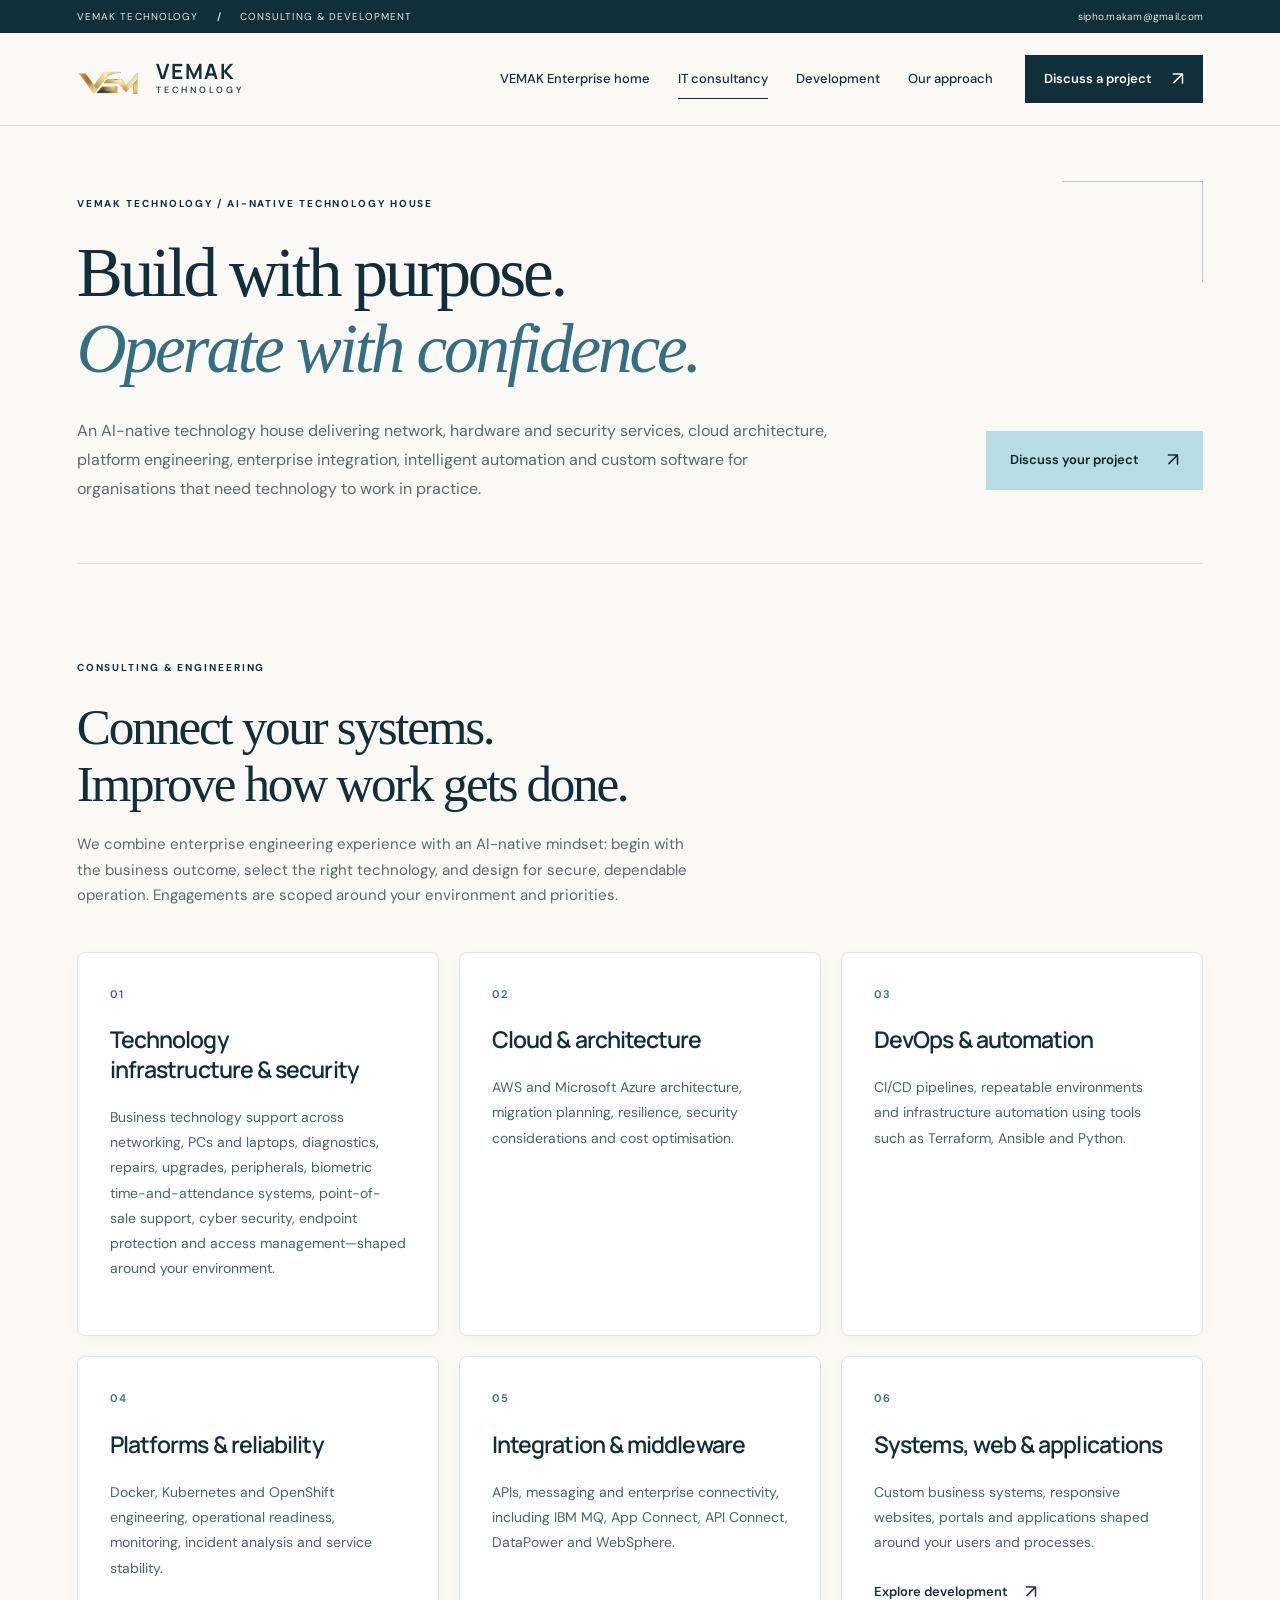
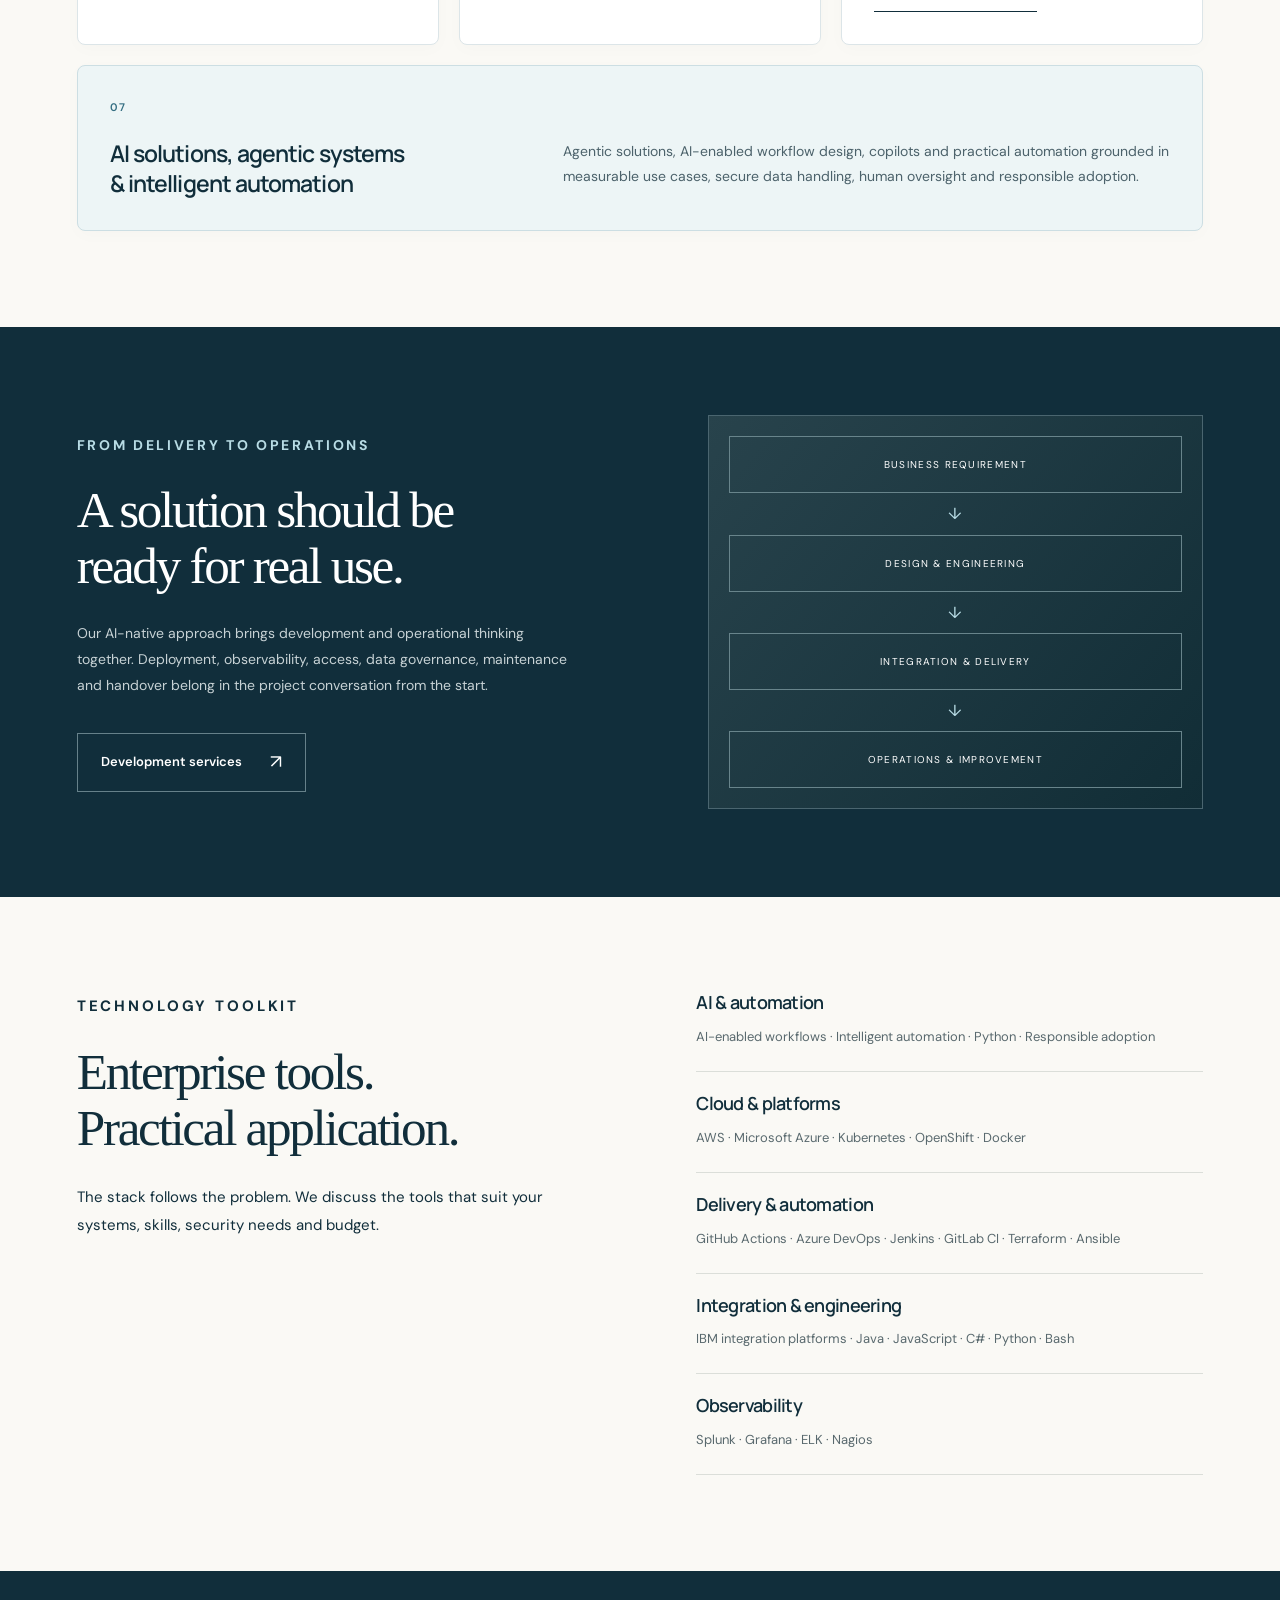
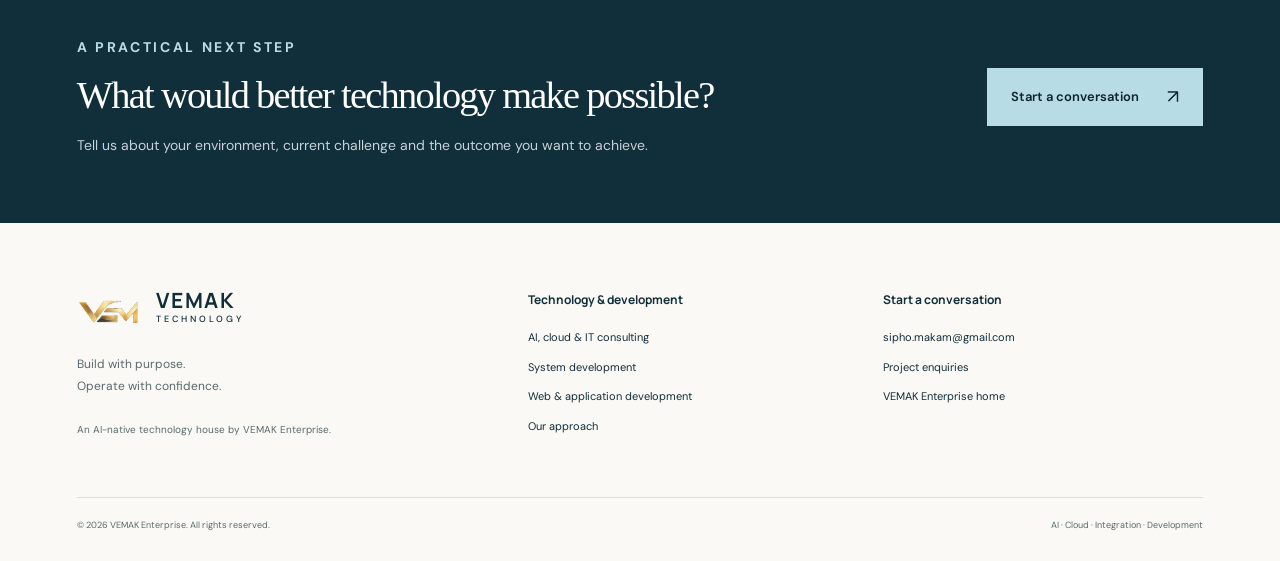
<file: technology.html>
<!doctype html>
<html lang="en-ZA"><head><meta charset="utf-8"><meta name="viewport" content="width=device-width, initial-scale=1"><title>AI-native technology consulting | VEMAK Enterprise</title><meta name="description" content="AI-native technology consulting, networking, hardware and security services, cloud engineering, enterprise integration, intelligent automation and custom software from VEMAK Technology."><meta name="theme-color" content="#142c35"><link rel="canonical" href="https://vemak-enterprise.github.io/technology.html"><meta property="og:title" content="AI-native technology consulting | VEMAK Enterprise"><meta property="og:description" content="AI-native technology consulting, networking, hardware and security services, cloud engineering, enterprise integration, intelligent automation and custom software from VEMAK Technology."><meta property="og:type" content="website"><meta property="og:url" content="https://vemak-enterprise.github.io/technology.html"><meta property="og:image" content="https://vemak-enterprise.github.io/vemak-logo.png"><link rel="icon" href="vemak-logo.png"><link rel="stylesheet" href="site-v2.css?v=2"><script src="site.js?v=2" defer></script><link rel="stylesheet" href="technology-services.css?v=1"></head>
<body class="technology-site"><a class="skip" href="#main">Skip to content</a><div class="topline"><div class="wrap"><span>VEMAK TECHNOLOGY <b>/</b> CONSULTING &amp; DEVELOPMENT</span><a href="mailto:sipho.makam@gmail.com">sipho.makam@gmail.com</a></div></div>
<header class="header"><div class="wrap navigation"><a class="brand" href="technology.html" aria-label="VEMAK Technology home"><img src="vemak-logo.png" width="68" height="38" alt=""><span>VEMAK<small>TECHNOLOGY</small></span></a><button class="menu-toggle" aria-expanded="false" aria-controls="navigation">Menu <span aria-hidden="true">☰</span></button><nav id="navigation" aria-label="Technology navigation"><a href="index.html">VEMAK Enterprise home</a><a href="technology.html" aria-current="page">IT consultancy</a><a href="development.html" >Development</a><a href="technology.html#approach">Our approach</a><a class="button nav-cta" href="technology-contact.html">Discuss a project<span aria-hidden="true">↗</span></a></nav></div></header>
<main id="main"><section class="page-hero wrap"><p class="eyebrow">VEMAK Technology / AI-native technology house</p><h1>Build with purpose.<br><em>Operate with confidence.</em></h1><div class="hero-bottom"><p class="lead">An AI-native technology house delivering network, hardware and security services, cloud architecture, platform engineering, enterprise integration, intelligent automation and custom software for organisations that need technology to work in practice.</p><a class="button gold" href="technology-contact.html?service=technology">Discuss your project<span aria-hidden="true">↗</span></a></div></section><section class="section wrap"><div class="section-heading"><p class="eyebrow">Consulting & engineering</p><h2>Connect your systems.<br>Improve how work gets done.</h2><p>We combine enterprise engineering experience with an AI-native mindset: begin with the business outcome, select the right technology, and design for secure, dependable operation. Engagements are scoped around your environment and priorities.</p></div><div class="card-grid"><article class="service-card reveal"><span class="card-number">01</span><h3>Technology infrastructure &amp; security</h3><p>Business technology support across networking, PCs and laptops, diagnostics, repairs, upgrades, peripherals, biometric time-and-attendance systems, point-of-sale support, cyber security, endpoint protection and access management—shaped around your environment.</p></article><article class="service-card reveal"><span class="card-number">02</span><h3>Cloud & architecture</h3><p>AWS and Microsoft Azure architecture, migration planning, resilience, security considerations and cost optimisation.</p></article><article class="service-card reveal"><span class="card-number">03</span><h3>DevOps & automation</h3><p>CI/CD pipelines, repeatable environments and infrastructure automation using tools such as Terraform, Ansible and Python.</p></article><article class="service-card reveal"><span class="card-number">04</span><h3>Platforms & reliability</h3><p>Docker, Kubernetes and OpenShift engineering, operational readiness, monitoring, incident analysis and service stability.</p></article><article class="service-card reveal"><span class="card-number">05</span><h3>Integration & middleware</h3><p>APIs, messaging and enterprise connectivity, including IBM MQ, App Connect, API Connect, DataPower and WebSphere.</p></article><article class="service-card reveal"><span class="card-number">06</span><h3>Systems, web & applications</h3><p>Custom business systems, responsive websites, portals and applications shaped around your users and processes.</p><a class="text-link" href="development.html">Explore development <span aria-hidden="true">↗</span></a></article><article class="service-card reveal"><span class="card-number">07</span><h3>AI solutions, agentic systems &amp; intelligent automation</h3><p>Agentic solutions, AI-enabled workflow design, copilots and practical automation grounded in measurable use cases, secure data handling, human oversight and responsible adoption.</p></article></div></section><section class="feature-band" id="approach"><div class="wrap feature-grid"><div><p class="eyebrow">From delivery to operations</p><h2>A solution should be<br>ready for real use.</h2><p>Our AI-native approach brings development and operational thinking together. Deployment, observability, access, data governance, maintenance and handover belong in the project conversation from the start.</p><a class="button outline" href="development.html">Development services<span aria-hidden="true">↗</span></a></div><div class="tech-map" aria-label="Delivery approach"><div>BUSINESS REQUIREMENT</div><span>↓</span><div>DESIGN &amp; ENGINEERING</div><span>↓</span><div>INTEGRATION &amp; DELIVERY</div><span>↓</span><div>OPERATIONS &amp; IMPROVEMENT</div></div></div></section><section class="section wrap"><div class="two-col"><div><p class="eyebrow">Technology toolkit</p><h2>Enterprise tools.<br>Practical application.</h2><p>The stack follows the problem. We discuss the tools that suit your systems, skills, security needs and budget.</p></div><div class="tool-groups"><div><h3>AI &amp; automation</h3><p>AI-enabled workflows · Intelligent automation · Python · Responsible adoption</p></div><div><h3>Cloud & platforms</h3><p>AWS · Microsoft Azure · Kubernetes · OpenShift · Docker</p></div><div><h3>Delivery & automation</h3><p>GitHub Actions · Azure DevOps · Jenkins · GitLab CI · Terraform · Ansible</p></div><div><h3>Integration & engineering</h3><p>IBM integration platforms · Java · JavaScript · C# · Python · Bash</p></div><div><h3>Observability</h3><p>Splunk · Grafana · ELK · Nagios</p></div></div></div></section><section class="cta"><div><p class="eyebrow">A practical next step</p><h2>What would better technology make possible?</h2><p>Tell us about your environment, current challenge and the outcome you want to achieve.</p></div><a class="button gold" href="technology-contact.html">Start a conversation<span aria-hidden="true">↗</span></a></section></main><footer class="footer wrap"><div class="footer-grid"><div><a class="brand" href="technology.html"><img src="vemak-logo.png" width="68" height="38" alt="VEMAK logo"><span>VEMAK<small>TECHNOLOGY</small></span></a><p>Build with purpose.<br>Operate with confidence.</p><span class="tiny">An AI-native technology house by VEMAK Enterprise.</span></div><div><h3>Technology &amp; development</h3><a href="technology.html">AI, cloud &amp; IT consulting</a><a href="development.html">System development</a><a href="development.html">Web &amp; application development</a><a href="technology.html#approach">Our approach</a></div><div><h3>Start a conversation</h3><a href="mailto:sipho.makam@gmail.com">sipho.makam@gmail.com</a><a href="technology-contact.html">Project enquiries</a><a href="index.html">VEMAK Enterprise home</a></div></div><div class="footer-bottom"><span>© 2026 VEMAK Enterprise. All rights reserved.</span><span>AI · Cloud · Integration · Development</span></div></footer></body></html>
</file>
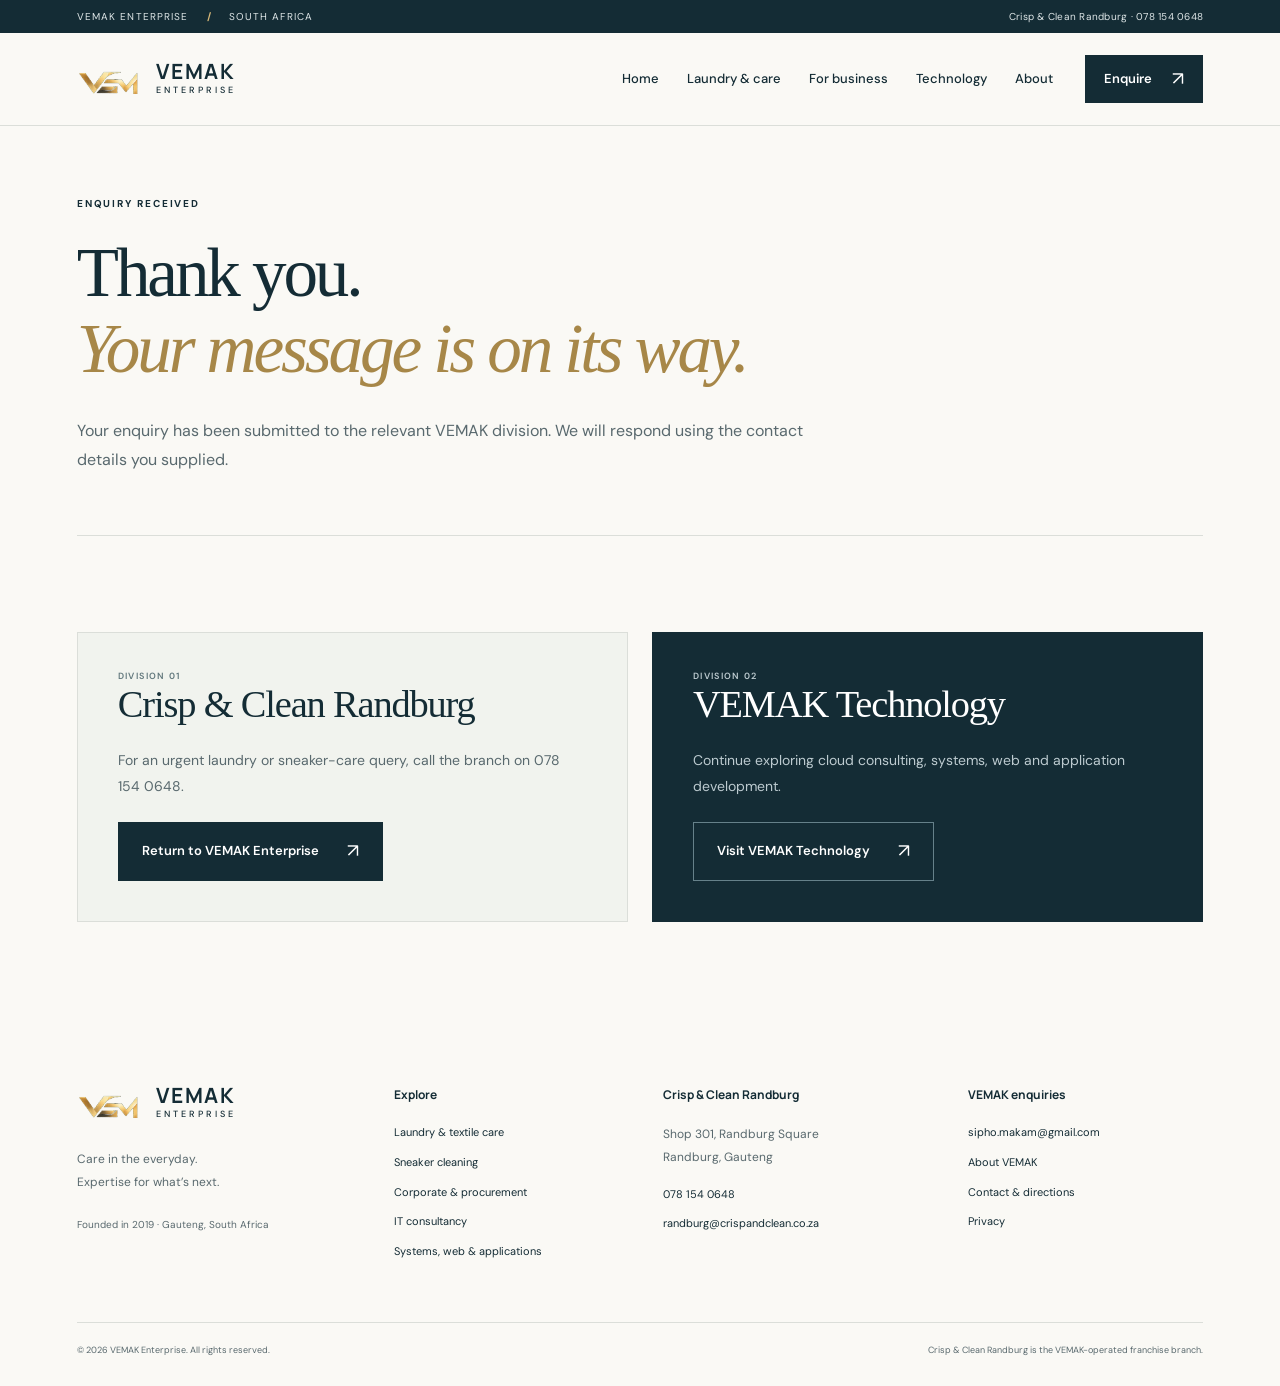
<file: thanks.html>
<!doctype html>
<html lang="en-ZA"><head><meta charset="utf-8"><meta name="viewport" content="width=device-width, initial-scale=1"><title>Thank you | VEMAK Enterprise</title><meta name="description" content="Your website enquiry has been submitted to the relevant VEMAK Enterprise division."><meta name="theme-color" content="#142c35"><link rel="canonical" href="https://vemak-enterprise.github.io/thanks.html"><meta property="og:title" content="Thank you | VEMAK Enterprise"><meta property="og:description" content="Your website enquiry has been submitted to the relevant VEMAK Enterprise division."><meta property="og:type" content="website"><meta property="og:url" content="https://vemak-enterprise.github.io/thanks.html"><meta property="og:image" content="https://vemak-enterprise.github.io/vemak-logo.png"><link rel="icon" href="vemak-logo.png"><link rel="stylesheet" href="site-v2.css?v=2"><script src="site.js?v=2" defer></script></head>
<body><a class="skip" href="#main">Skip to content</a><div class="topline"><div class="wrap"><span>VEMAK ENTERPRISE <b> / </b> SOUTH AFRICA</span><a href="tel:+27781540648">Crisp &amp; Clean Randburg · 078 154 0648</a></div></div>
<header class="header"><div class="wrap navigation"><a class="brand" href="index.html" aria-label="VEMAK Enterprise home"><img src="vemak-logo.png" width="68" height="38" alt=""><span>VEMAK<small>ENTERPRISE</small></span></a><button class="menu-toggle" aria-expanded="false" aria-controls="navigation">Menu <span aria-hidden="true">☰</span></button><nav id="navigation" aria-label="Main navigation"><a href="index.html" >Home</a><a href="laundry.html" >Laundry & care</a><a href="business.html" >For business</a><a href="technology.html" >Technology</a><a href="about.html" >About</a><a class="button nav-cta" href="contact.html">Enquire<span aria-hidden="true">↗</span></a></nav></div></header>
<main id="main"><section class="page-hero wrap"><p class="eyebrow">Enquiry received</p><h1>Thank you.<br><em>Your message is on its way.</em></h1><div class="hero-bottom"><p class="lead">Your enquiry has been submitted to the relevant VEMAK division. We will respond using the contact details you supplied.</p></div></section><section class="section wrap"><div class="division-grid"><article class="division laundry-division"><span class="card-number">DIVISION 01</span><h3>Crisp &amp; Clean Randburg</h3><p>For an urgent laundry or sneaker-care query, call the branch on 078 154 0648.</p><a class="button " href="index.html">Return to VEMAK Enterprise<span aria-hidden="true">↗</span></a></article><article class="division tech-division"><span class="card-number">DIVISION 02</span><h3>VEMAK Technology</h3><p>Continue exploring cloud consulting, systems, web and application development.</p><a class="button outline" href="technology.html">Visit VEMAK Technology<span aria-hidden="true">↗</span></a></article></div></section></main><footer class="footer wrap"><div class="footer-grid"><div><a class="brand" href="index.html"><img src="vemak-logo.png" width="68" height="38" alt="VEMAK logo"><span>VEMAK<small>ENTERPRISE</small></span></a><p>Care in the everyday.<br>Expertise for what’s next.</p><span class="tiny">Founded in 2019 · Gauteng, South Africa</span></div><div><h3>Explore</h3><a href="laundry.html">Laundry &amp; textile care</a><a href="sneaker-care.html">Sneaker cleaning</a><a href="business.html">Corporate &amp; procurement</a><a href="technology.html">IT consultancy</a><a href="development.html">Systems, web &amp; applications</a></div><div><h3>Crisp &amp; Clean Randburg</h3><p>Shop 301, Randburg Square<br>Randburg, Gauteng</p><a href="tel:+27781540648">078 154 0648</a><a href="mailto:randburg@crispandclean.co.za">randburg@crispandclean.co.za</a></div><div><h3>VEMAK enquiries</h3><a href="mailto:sipho.makam@gmail.com">sipho.makam@gmail.com</a><a href="about.html">About VEMAK</a><a href="contact.html">Contact &amp; directions</a><a href="privacy.html">Privacy</a></div></div><div class="footer-bottom"><span>© 2026 VEMAK Enterprise. All rights reserved.</span><span>Crisp &amp; Clean Randburg is the VEMAK-operated franchise branch.</span></div></footer></body></html>
</file>
<file: site-v2.css>
@import url('https://fonts.googleapis.com/css2?family=DM+Sans:wght@400;500;600;700&family=Manrope:wght@500;600;700&display=swap');
:root{--ink:#142c35;--deep:#0e232b;--gold:#d7b878;--paper:#faf9f5;--muted:#59696e;--line:#dbded9;--serif:Georgia,'Times New Roman',serif;--sans:'DM Sans',Arial,sans-serif}*{box-sizing:border-box}html{scroll-behavior:smooth;scroll-padding-top:105px}body{margin:0;color:var(--ink);background:var(--paper);font:16px/1.7 var(--sans);-webkit-font-smoothing:antialiased}a{color:inherit;text-decoration:none}button,input,select,textarea{font:inherit}button{cursor:pointer}img{max-width:100%;display:block}p{margin:0 0 22px}h1,h2,h3{font-weight:400;line-height:1.1;margin:0;text-wrap:balance}h1,h2{font-family:var(--serif);letter-spacing:-.045em}h1 em,h2 em{font-weight:400;color:#a78748}h3{font-family:Manrope,var(--sans);font-weight:600;letter-spacing:-.04em;font-size:24px}h2{font-size:clamp(34px,4vw,55px)}a:focus-visible,button:focus-visible,input:focus-visible,textarea:focus-visible,select:focus-visible,summary:focus-visible{outline:3px solid #1199c0;outline-offset:5px}.wrap{width:min(1320px,88%);margin-inline:auto}.narrow{max-width:850px}.skip{position:fixed;top:-100px;left:15px;background:white;padding:15px;z-index:100}.skip:focus{top:10px}.topline{background:var(--ink);color:#dfe7e8;font-size:10px;letter-spacing:.11em}.topline .wrap{display:flex;justify-content:space-between;align-items:center;min-height:33px}.topline b{margin:0 14px;color:var(--gold)}.topline a{letter-spacing:.025em}.header{position:sticky;top:0;z-index:50;background:rgba(250,249,245,.97);border-bottom:1px solid var(--line);backdrop-filter:blur(12px)}.navigation{display:flex;align-items:center;justify-content:space-between;height:92px;gap:25px}.brand{display:inline-flex;align-items:center;gap:13px;flex-shrink:0}.brand img{width:66px;height:43px;object-fit:contain}.brand>span{font:700 21px/1.05 Manrope,Arial;letter-spacing:.09em}.brand small{display:block;font:500 9px/1.8 var(--sans);letter-spacing:.34em}.navigation nav{display:flex;align-items:center;gap:28px;font-size:13px;font-weight:500}.navigation nav>a:not(.button){position:relative;white-space:nowrap}.navigation nav>a:not(.button):after{content:'';position:absolute;bottom:-9px;left:0;width:0;height:1px;background:var(--ink);transition:width .2s}.navigation nav>a:hover:after,.navigation nav>a[aria-current]:after{width:100%}.menu-toggle{display:none;border:0;background:transparent;color:var(--ink);padding:10px}.button{display:inline-flex;align-items:center;justify-content:space-between;gap:28px;background:var(--ink);color:#fff;padding:15px 23px;border:1px solid var(--ink);font-size:13px;font-weight:600;line-height:1.4;transition:background .2s;min-height:49px}.button>span,.text-link>span{font-size:19px;font-weight:400;transition:transform .2s}.button:hover>span,.text-link:hover>span{transform:translate(2px,-2px)}.button:hover{background:#244652}.button.gold{background:var(--gold);color:var(--deep);border-color:var(--gold)}.button.gold:hover{background:#e7cd97}.button.outline{border-color:#66818a;background:transparent;color:#fff}.button.outline:hover{background:#213e48}.button.nav-cta{min-height:43px;padding:10px 18px;margin-left:4px;gap:20px}.eyebrow{font-size:10px;font-weight:700;letter-spacing:.19em;line-height:1.6;text-transform:uppercase;margin-bottom:23px}.home-hero{padding:49px 0 58px}.hero-grid{display:grid;grid-template-columns:1.13fr .87fr;gap:6%;align-items:center}.hero-copy{padding:12px 0}.hero-copy h1{font-size:clamp(48px,5.4vw,80px);line-height:1.015;letter-spacing:-.05em;margin-bottom:27px}.hero-copy .eyebrow{font-size:9px;letter-spacing:.16em}.lead{color:var(--muted);font-size:16px;line-height:1.8;max-width:620px}.actions{display:flex;align-items:center;gap:26px;flex-wrap:wrap;margin:32px 0}.text-link{display:inline-flex;gap:17px;align-items:center;font-size:13px;font-weight:600;line-height:1.5;border-bottom:1px solid currentColor;padding-bottom:5px}.hero-foot{display:flex;gap:30px;margin-top:45px;padding-top:24px;border-top:1px solid var(--line)}.hero-foot>span{font-size:8px;letter-spacing:.11em;color:var(--muted)}.hero-foot strong{display:block;font-size:12px;letter-spacing:0;font-weight:500;color:var(--ink);margin-top:3px}.hero-visual{position:relative;height:590px;margin-right:15px}.hero-photo{width:100%;height:100%;object-fit:cover;object-position:45% 30%;filter:saturate(.55)}.photo-shade{position:absolute;inset:0;background:linear-gradient(0deg,rgba(10,29,35,.83),transparent 52%)}.brand-stamp{position:absolute;top:24px;left:24px;display:flex;align-items:center;gap:14px;background:rgba(255,255,255,.96);padding:12px 18px 12px 12px;color:var(--ink);font-size:11px}.brand-stamp img{width:64px;height:64px}.brand-stamp strong{display:block;font:400 27px var(--serif)}.photo-caption{position:absolute;bottom:40px;left:32px;color:#fff}.photo-caption>span{font:500 12px/1.7 Manrope,Arial;letter-spacing:.15em}.photo-caption small{display:block;margin-top:20px;font-size:9px;color:#d2d8d8}.frame-label{position:absolute;right:-28px;bottom:0;writing-mode:vertical-rl;font-size:8px;letter-spacing:.18em}.service-strip{display:flex;justify-content:space-between;gap:22px;flex-wrap:wrap;border-block:1px solid var(--line);padding-block:22px;font-size:11px;font-weight:500}.service-strip span:before{content:'✦';color:#9d7d40;margin-right:11px}.section{padding-block:96px}.section-heading{max-width:740px;margin-bottom:43px}.section-heading h2{margin-bottom:20px}.section-heading>p:last-child{max-width:630px;color:var(--muted);font-size:15px}.division-grid{display:grid;grid-template-columns:1fr 1fr;gap:24px}.division{padding:36px 40px 40px;display:flex;flex-direction:column;border:1px solid var(--line)}.division-top{display:flex;align-items:center;justify-content:space-between;gap:15px;height:68px;margin-bottom:30px}.card-number{font-size:9px;font-weight:600;letter-spacing:.15em;color:#61777c}.division h3{font:400 clamp(30px,3vw,44px)/1.08 var(--serif);letter-spacing:-.03em;margin-bottom:23px}.division p{max-width:465px;font-size:14px;color:var(--muted);line-height:1.85}.division .button{align-self:flex-start;margin-top:auto}.laundry-division{background:#f1f3ee}.tech-division{background:var(--ink);border-color:var(--ink);color:white}.tech-division p,.tech-division .card-number{color:#bdcbd0}.tech-symbol{font:400 62px/1 var(--serif);color:var(--gold)}.chips{display:flex;flex-wrap:wrap;gap:8px;margin:3px 0 32px}.chips span{font-size:10px;border:1px solid #ced7d4;padding:5px 11px;border-radius:20px}.tech-division .chips span{border-color:#4f6a73;color:#d9e1e2}.feature-band{background:var(--ink);color:#fff;padding-block:88px}.feature-grid{display:grid;grid-template-columns:1fr 1fr;gap:12%;align-items:center}.feature-band .eyebrow{color:var(--gold)}.feature-band h2{margin-bottom:27px}.feature-band p{font-size:14px;color:#c7d2d5;line-height:1.85;max-width:510px}.feature-band .button{margin-top:12px}.editorial-list>div{display:flex;gap:25px;border-bottom:1px solid #49616a;padding:24px 0}.editorial-list>div:first-child{padding-top:0}.editorial-list>div>span{font-size:10px;color:var(--gold);padding-top:4px}.editorial-list h3{font-size:19px;margin-bottom:10px}.editorial-list p{font-size:13px;margin:0}.spotlight{position:relative;overflow:hidden}.spotlight-head{display:flex;justify-content:space-between;align-items:center;gap:20px}.slider-controls{display:flex;gap:7px;align-items:center}.slider-controls button{background:transparent;border:1px solid var(--line);color:var(--ink);min-width:43px;height:43px;font-size:16px}.slider-controls button:last-child{font-size:10px;padding:0 14px}.slider-controls button:hover{border-color:var(--ink)}.slides{min-height:305px;position:relative}.slide{max-width:760px}.slide.active{animation:slide-in .55s ease}.slide-number{display:block;font-size:10px;letter-spacing:.14em;color:var(--muted);margin:10px 0 24px}.slide h2{font-size:clamp(36px,4vw,60px);margin-bottom:23px}.slide p{max-width:530px;color:var(--muted);font-size:14px;margin-bottom:20px}.branch-band{display:flex;align-items:center;gap:36px;padding:36px;background:#f0f2ed;margin-bottom:90px}.branch-band img{width:90px;height:90px}.branch-band .eyebrow{margin-bottom:8px}.branch-band h2{font-size:33px;margin-bottom:10px}.branch-band p{margin:0;font-size:13px}.branch-band .button{margin-left:auto;flex-shrink:0}.cta{padding:65px 6%;background:var(--ink);color:#fff;display:flex;align-items:center;justify-content:space-between;gap:60px}.cta>div{max-width:850px}.cta .eyebrow{color:var(--gold);margin-bottom:15px}.cta h2{font-size:clamp(32px,3vw,45px);margin-bottom:18px}.cta p{color:#c7d2d5;font-size:14px;margin:0;max-width:720px}.cta .button{flex-shrink:0}.footer{padding-top:64px}.footer-grid{display:grid;grid-template-columns:1.2fr 1fr 1.15fr 1fr;gap:35px;padding-bottom:50px}.footer-grid .brand{margin-bottom:23px}.footer-grid p{font-size:12px;line-height:1.9;color:var(--muted);margin-bottom:16px}.footer-grid h3{font-size:12px;font-weight:700;margin:6px 0 22px;letter-spacing:0}.footer-grid>div>a:not(.brand){display:block;font-size:11px;line-height:1.8;margin-bottom:10px;overflow-wrap:anywhere}.footer-grid>div>a:hover{text-decoration:underline}.tiny{font-size:10px;color:var(--muted)}.footer-bottom{display:flex;justify-content:space-between;gap:25px;border-top:1px solid var(--line);padding:20px 0 28px;font-size:9px;color:var(--muted)}.page-hero{padding-block:70px 60px;border-bottom:1px solid var(--line)}.page-hero h1{font-size:clamp(44px,5.4vw,76px);max-width:1100px}.hero-bottom{display:flex;justify-content:space-between;align-items:center;gap:55px;margin-top:30px}.hero-bottom p{margin:0;max-width:770px}.hero-bottom .button{flex-shrink:0}.brand-note{display:flex;align-items:center;gap:23px;padding-block:30px;border-bottom:1px solid var(--line)}.brand-note img{width:65px;height:65px}.brand-note p{margin:0;font-size:13px;color:var(--muted)}.brand-note strong{font-weight:600;color:var(--ink)}.brand-note>a{margin-left:auto;font-size:11px}.card-grid{display:grid;grid-template-columns:repeat(3,1fr);gap:1px;background:var(--line);border:1px solid var(--line)}.service-card{padding:35px;background:var(--paper);display:flex;flex-direction:column;min-height:240px}.service-card .card-number{margin-bottom:30px}.service-card h3{font-size:23px;margin-bottom:20px}.service-card p{font-size:14px;line-height:1.8;color:var(--muted)}.service-card>a{align-self:flex-start;margin-top:auto}.photo-inset{max-width:370px;justify-self:center}.photo-inset img{width:100%;height:350px;object-fit:cover;filter:saturate(.6)}.photo-inset small{font-size:9px;color:#c7d2d5;display:block;margin-top:12px}.faq{border-top:1px solid var(--line)}details{border-bottom:1px solid var(--line);padding:23px 0}summary{display:flex;align-items:center;justify-content:space-between;gap:20px;font-size:16px;font-weight:500;cursor:pointer;list-style:none}summary::-webkit-details-marker{display:none}summary>span{font-size:24px;color:#886b35}details[open] summary>span{transform:rotate(45deg)}details p{margin:20px 35px 0 0;color:var(--muted);font-size:14px}.two-col{display:grid;grid-template-columns:1fr 1fr;gap:10%}.two-col h2{margin-bottom:28px}.two-col p{font-size:15px;line-height:1.85}.two-col .large-copy{font:400 28px/1.4 var(--serif);color:var(--ink)}.muted{color:var(--muted)}.process{border-top:1px solid var(--line)}.process article{padding:26px 0 26px 55px;border-bottom:1px solid var(--line);position:relative}.process article>span{position:absolute;left:0;top:30px;font-size:10px;color:#92763e}.process h3{font-size:23px;margin-bottom:13px}.process p{margin:0;color:var(--muted);font-size:14px}.callout{background:#edf0e9;padding:42px;display:flex;align-items:center;justify-content:space-between;gap:35px;margin-bottom:80px}.callout h2{font-size:34px;margin-bottom:15px}.callout p{font-size:14px;margin:0}.callout .button{flex-shrink:0}.tech-map{display:flex;flex-direction:column;align-items:center;padding:20px;border:1px solid #4a656f;background:linear-gradient(130deg,#28434c,#112d36)}.tech-map>div{font-size:10px;letter-spacing:.13em;padding:19px 15px;border:1px solid #68848b;width:100%;text-align:center}.tech-map>span{color:var(--gold);padding:7px}.tool-groups>div{border-bottom:1px solid var(--line);padding:22px 0}.tool-groups>div:first-child{padding-top:0}.tool-groups h3{font-size:18px;margin-bottom:12px}.tool-groups p{font-size:13px;color:var(--muted);margin:0}.large-logo{display:flex;align-items:center;flex-direction:column;padding:30px}.large-logo p{font-size:9px;letter-spacing:.12em;margin:22px 0 0;text-align:center}.contact-grid{display:grid;grid-template-columns:1fr 1fr;gap:25px;padding-top:55px}.contact-card{padding:40px;background:#edf0e9;display:flex;align-items:flex-start;flex-direction:column;scroll-margin-top:110px}.contact-card>img{margin-bottom:25px}.contact-card h2{font-size:37px;margin-bottom:25px}.contact-card p{font-size:14px;color:var(--muted)}.contact-card>a:not(.button){font-size:15px;overflow-wrap:anywhere;max-width:100%}.contact-card>a.contact-phone{font:400 34px var(--serif);margin-bottom:10px}.contact-card address{font-style:normal;font-size:14px;margin:26px 0 18px}.contact-card .source-link{font-size:10px!important;margin-top:20px;text-decoration:underline}.technology-contact{background:var(--ink);color:#fff}.technology-contact .eyebrow{color:var(--gold);margin-top:12px}.technology-contact p{color:#c7d2d5}.technology-contact h3{font-size:19px;margin-bottom:18px}.technology-contact .email-feature{color:var(--gold);font-size:21px!important;margin:5px 0 15px}.technology-contact .button{margin-top:auto}.mini-rule{width:55px;border-top:1px solid var(--gold);margin:25px 0}.form-grid{display:grid;grid-template-columns:1fr 1fr;gap:22px}label{display:block;font-size:12px;font-weight:600;margin-bottom:25px}label>span{font-weight:400;color:var(--muted)}input,select,textarea{display:block;width:100%;border:1px solid #b9c5c4;background:#fff;color:var(--ink);padding:13px;margin-top:10px;border-radius:0;font-size:14px}textarea{resize:vertical}form .tiny{margin-top:15px}form a,.prose a{border-bottom:1px solid currentColor}.prose h2{font-size:32px;margin:0 0 22px}.prose p{margin-bottom:38px;color:var(--muted)}.js .reveal{transition:opacity .65s ease,transform .65s ease}.js .reveal.pending{opacity:0;transform:translateY(18px)}@keyframes slide-in{from{opacity:.25;transform:translateX(12px)}to{opacity:1;transform:none}}
.technology-site{--ink:#112e3b;--gold:#b8dce5}.technology-site h1 em,.technology-site h2 em{color:#346e82}.technology-site .page-hero{position:relative}.technology-site .page-hero:after{content:'';position:absolute;right:0;top:55px;width:140px;height:100px;border-top:1px solid #b3cbd1;border-right:1px solid #b3cbd1;pointer-events:none}.technology-site .footer-grid{grid-template-columns:1.3fr 1fr 1fr}.technology-site .feature-band .eyebrow{color:#b8dce5}
@media(max-width:1080px){.navigation nav{gap:17px}.wrap{width:90%}.hero-visual{height:540px}.hero-copy h1{font-size:58px}.hero-copy .lead{font-size:14px}.hero-foot{gap:19px;margin-top:25px}.actions{gap:18px}.actions .button{padding-inline:15px;font-size:12px}.actions .text-link{font-size:12px}.division{padding:30px}.footer-grid{grid-template-columns:1fr 1fr;gap:40px}.card-grid{grid-template-columns:repeat(2,1fr)}.hero-bottom{align-items:flex-start}.branch-band{flex-wrap:wrap}.branch-band .button{margin-left:126px}.cta{gap:30px}.cta h2{font-size:38px}}
@media(max-width:800px){.topline .wrap{justify-content:center}.topline .wrap>span{display:none}.navigation{height:77px}.menu-toggle{display:block}.navigation nav{display:none;position:absolute;top:77px;left:0;right:0;background:var(--paper);padding:25px 5%;box-shadow:0 10px 15px #142c351a;border-bottom:1px solid var(--line);flex-direction:column;align-items:stretch;gap:0}.navigation nav.open{display:flex}.navigation nav>a{padding:13px 0}.navigation nav>a:not(.button):after{bottom:8px;max-width:35px}.navigation nav .button{margin:15px 0 0;align-self:flex-start;padding-inline:20px}.hero-grid{grid-template-columns:1fr;gap:33px}.home-hero{padding-top:28px}.hero-copy h1{font-size:clamp(49px,8.5vw,70px)}.hero-copy .eyebrow{font-size:8px}.hero-copy .lead{font-size:15px}.hero-foot{margin-top:32px;gap:30px}.hero-visual{height:470px;margin-right:16px}.hero-photo{object-position:center 30%}.hero-copy h1 em br{display:none}.service-strip{justify-content:flex-start;font-size:10px;gap:14px 23px}.section{padding-block:65px}.feature-grid,.two-col{grid-template-columns:1fr;gap:45px}.division-grid{grid-template-columns:1fr}.feature-band{padding-block:60px}.division{padding:32px}.division h3{font-size:40px}.division-top{margin-bottom:18px}.feature-band h2{font-size:43px}.slides{min-height:350px}.spotlight .slide h2{font-size:43px}.branch-band{padding:30px;gap:24px;margin-bottom:65px}.branch-band h2{font-size:31px}.branch-band img{width:72px;height:72px}.branch-band .button{margin-left:0}.cta{padding:50px 5%;flex-direction:column;align-items:flex-start;gap:28px}.cta h2{font-size:37px}.page-hero{padding-block:45px}.page-hero h1{font-size:clamp(43px,7vw,60px)}.hero-bottom{flex-direction:column;gap:25px}.brand-note{flex-wrap:wrap}.brand-note>a{margin-left:0}.contact-grid{grid-template-columns:1fr}.callout{flex-direction:column;align-items:flex-start;padding:30px}.photo-inset{justify-self:start}.tech-map{max-width:500px;width:100%}.footer-bottom{flex-direction:column;gap:10px}.footer-grid{column-gap:25px}.contact-card{padding:30px}.contact-card h2{font-size:33px}.large-logo{padding:0}.technology-site .page-hero:after{display:none}.technology-site .footer-grid{grid-template-columns:1fr 1fr}}
@media(max-width:480px){.hero-copy h1{font-size:49px}.hero-visual{height:410px}.hero-foot{gap:22px}.hero-foot strong{font-size:11px}.brand-stamp{top:18px;left:18px;padding:9px 15px 9px 9px}.brand-stamp img{width:55px;height:55px}.brand-stamp strong{font-size:25px}.photo-caption{bottom:26px;left:22px}.card-grid{grid-template-columns:1fr}.service-card{min-height:initial;padding:30px}.form-grid{grid-template-columns:1fr;gap:0}.footer-grid,.technology-site .footer-grid{grid-template-columns:1fr;gap:25px}.footer-grid>div>a:not(.brand){font-size:12px}.branch-band{flex-direction:column;align-items:flex-start}.slider-controls{gap:5px}.slider-controls button{min-width:38px;height:38px}.spotlight .slide h2{font-size:37px}.slides{min-height:335px}.page-hero h1{font-size:44px}.contact-card>a.contact-phone{font-size:31px}.technology-contact .email-feature{font-size:18px!important}}
.honeypot{position:absolute!important;left:-10000px!important;width:1px!important;height:1px!important;overflow:hidden!important}.lead strong{color:var(--ink);font-weight:600}@media(prefers-reduced-motion:reduce){html{scroll-behavior:auto}*,*:before,*:after{animation:none!important;transition:none!important}.js .reveal.pending{opacity:1;transform:none}}
</file>
<file: technology-services.css>
.technology-site .card-grid {
  gap: 20px;
  background: transparent;
  border: 0;
}
.technology-site .service-card {
  min-height: 0;
  padding: 32px;
  background: #fff;
  border: 1px solid #dce5e8;
  border-radius: 8px;
  box-shadow: 0 4px 18px #112e3b05;
}
.technology-site .service-card .card-number {
  display: inline-block;
  color: #346e82;
  font-size: 11px;
  letter-spacing: .12em;
  margin-bottom: 22px;
}
.technology-site .service-card h3 { line-height: 1.3; }
.technology-site .service-card p { color: #4c626b; }
.technology-site .service-card:last-child {
  grid-column: 1 / -1;
  background: #edf5f6;
  border-color: #ccdee3;
  display: grid;
  grid-template-columns: minmax(230px, 1fr) 1.5fr;
  column-gap: 48px;
}
.technology-site .service-card:last-child .card-number { grid-column: 1 / -1; }
.technology-site .service-card:last-child h3 { margin: 0; }
.technology-site .service-card:last-child p { margin: 0; max-width: 680px; }
@media (max-width: 800px) {
  .technology-site .service-card { padding: 26px; }
  .technology-site .service-card:last-child { display: block; }
  .technology-site .service-card:last-child h3 { margin-bottom: 16px; }
}
</file>
